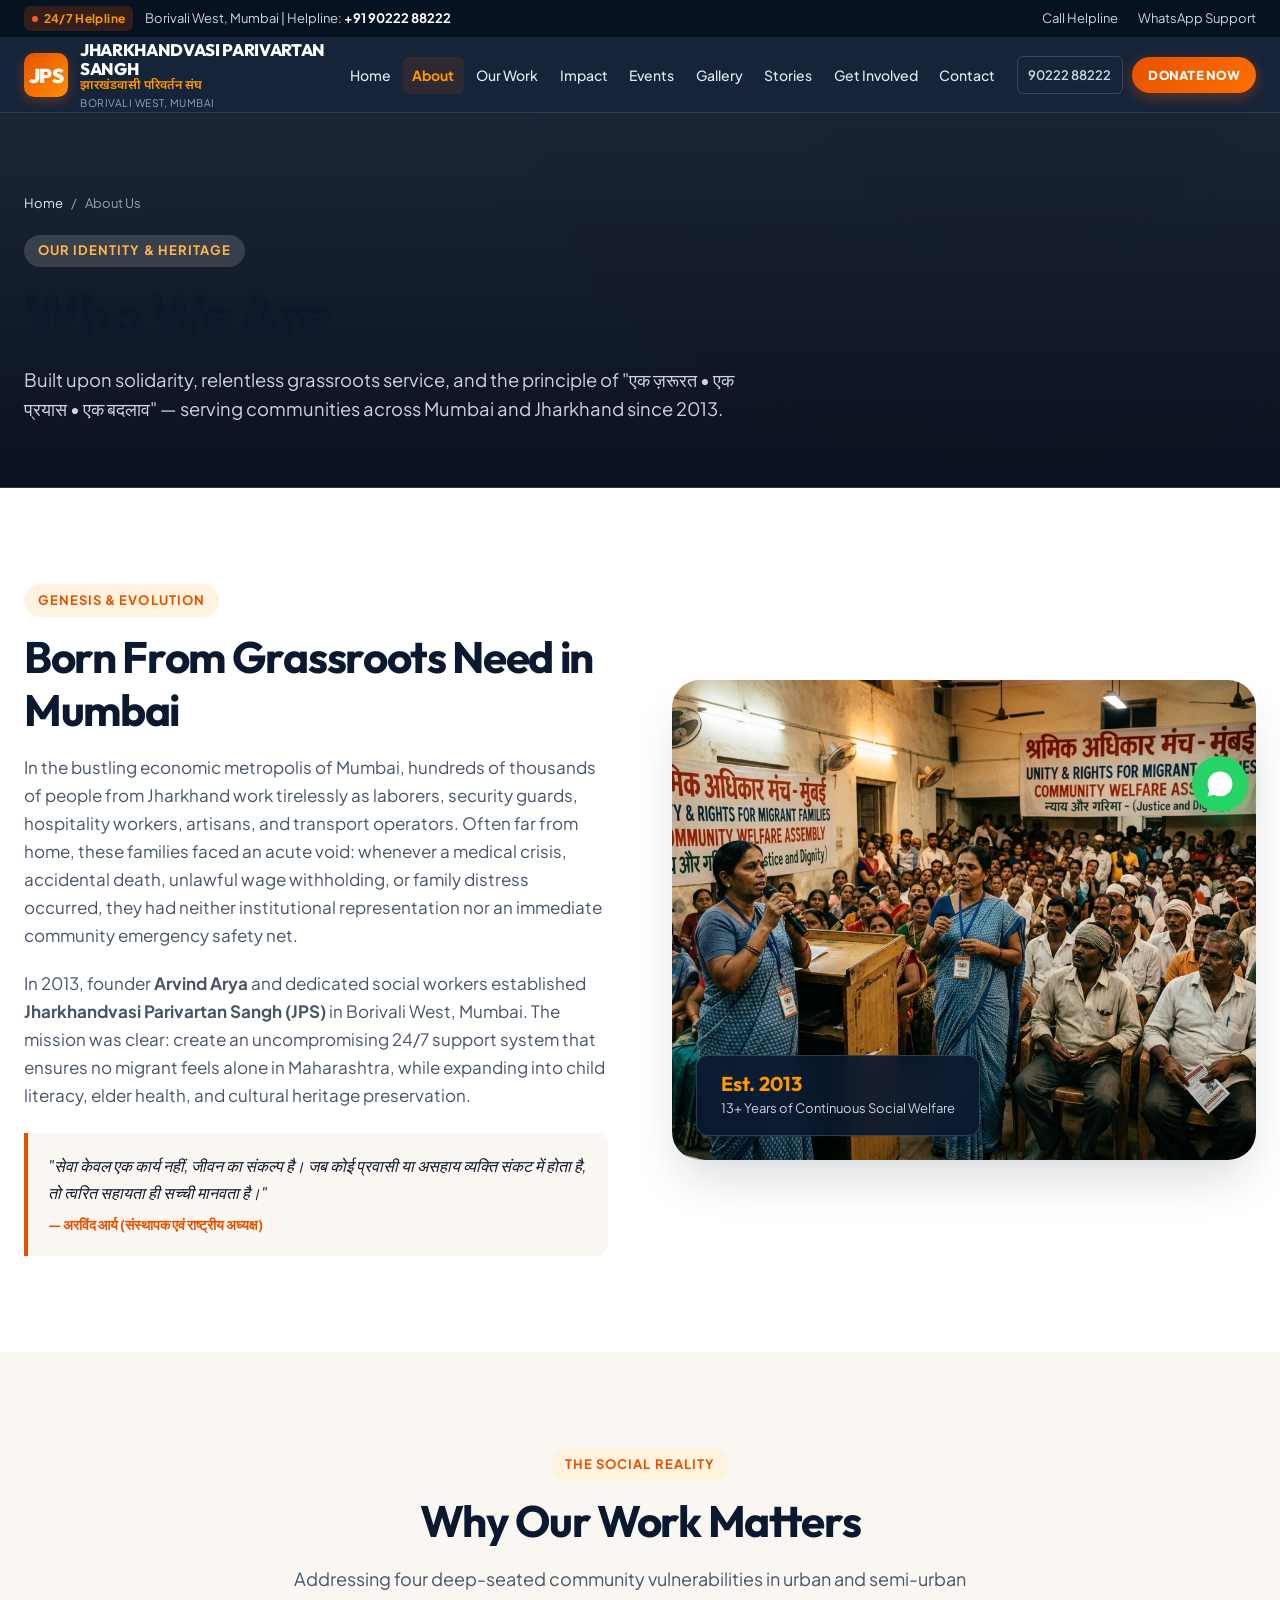
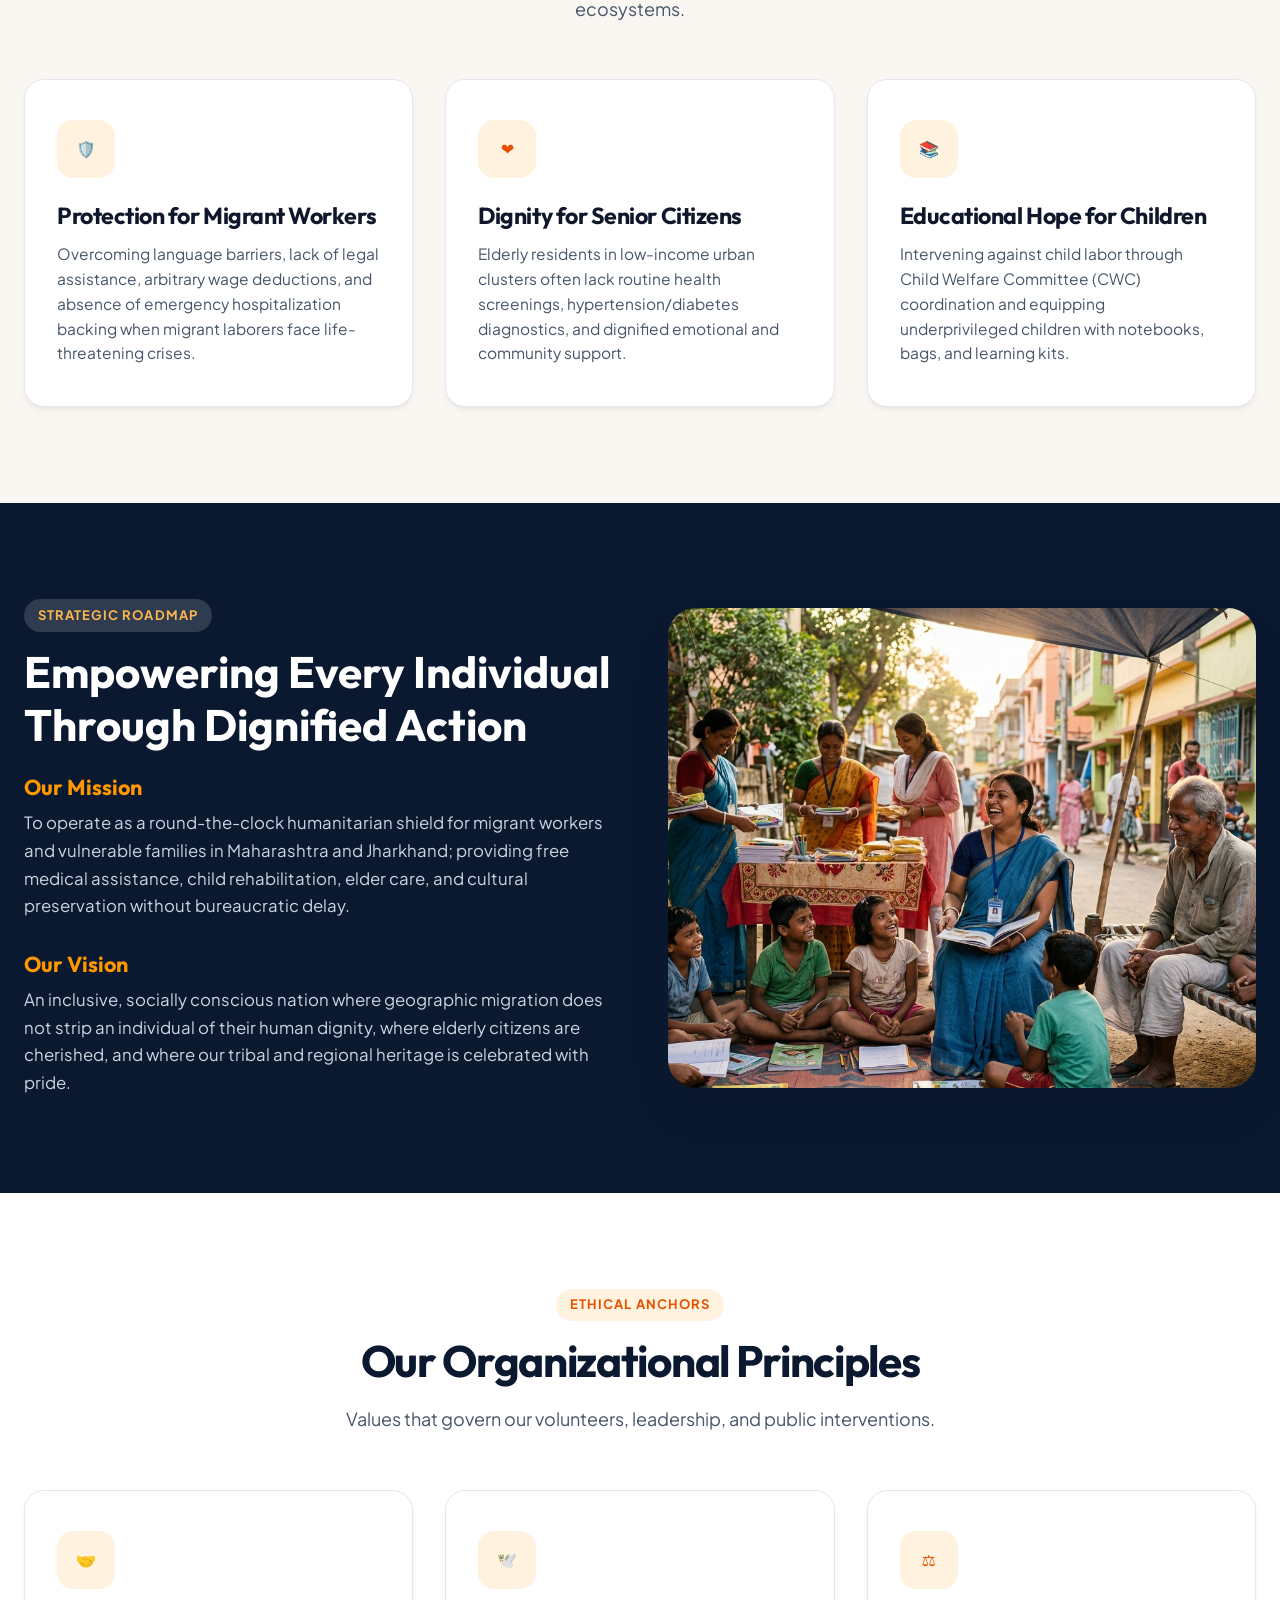
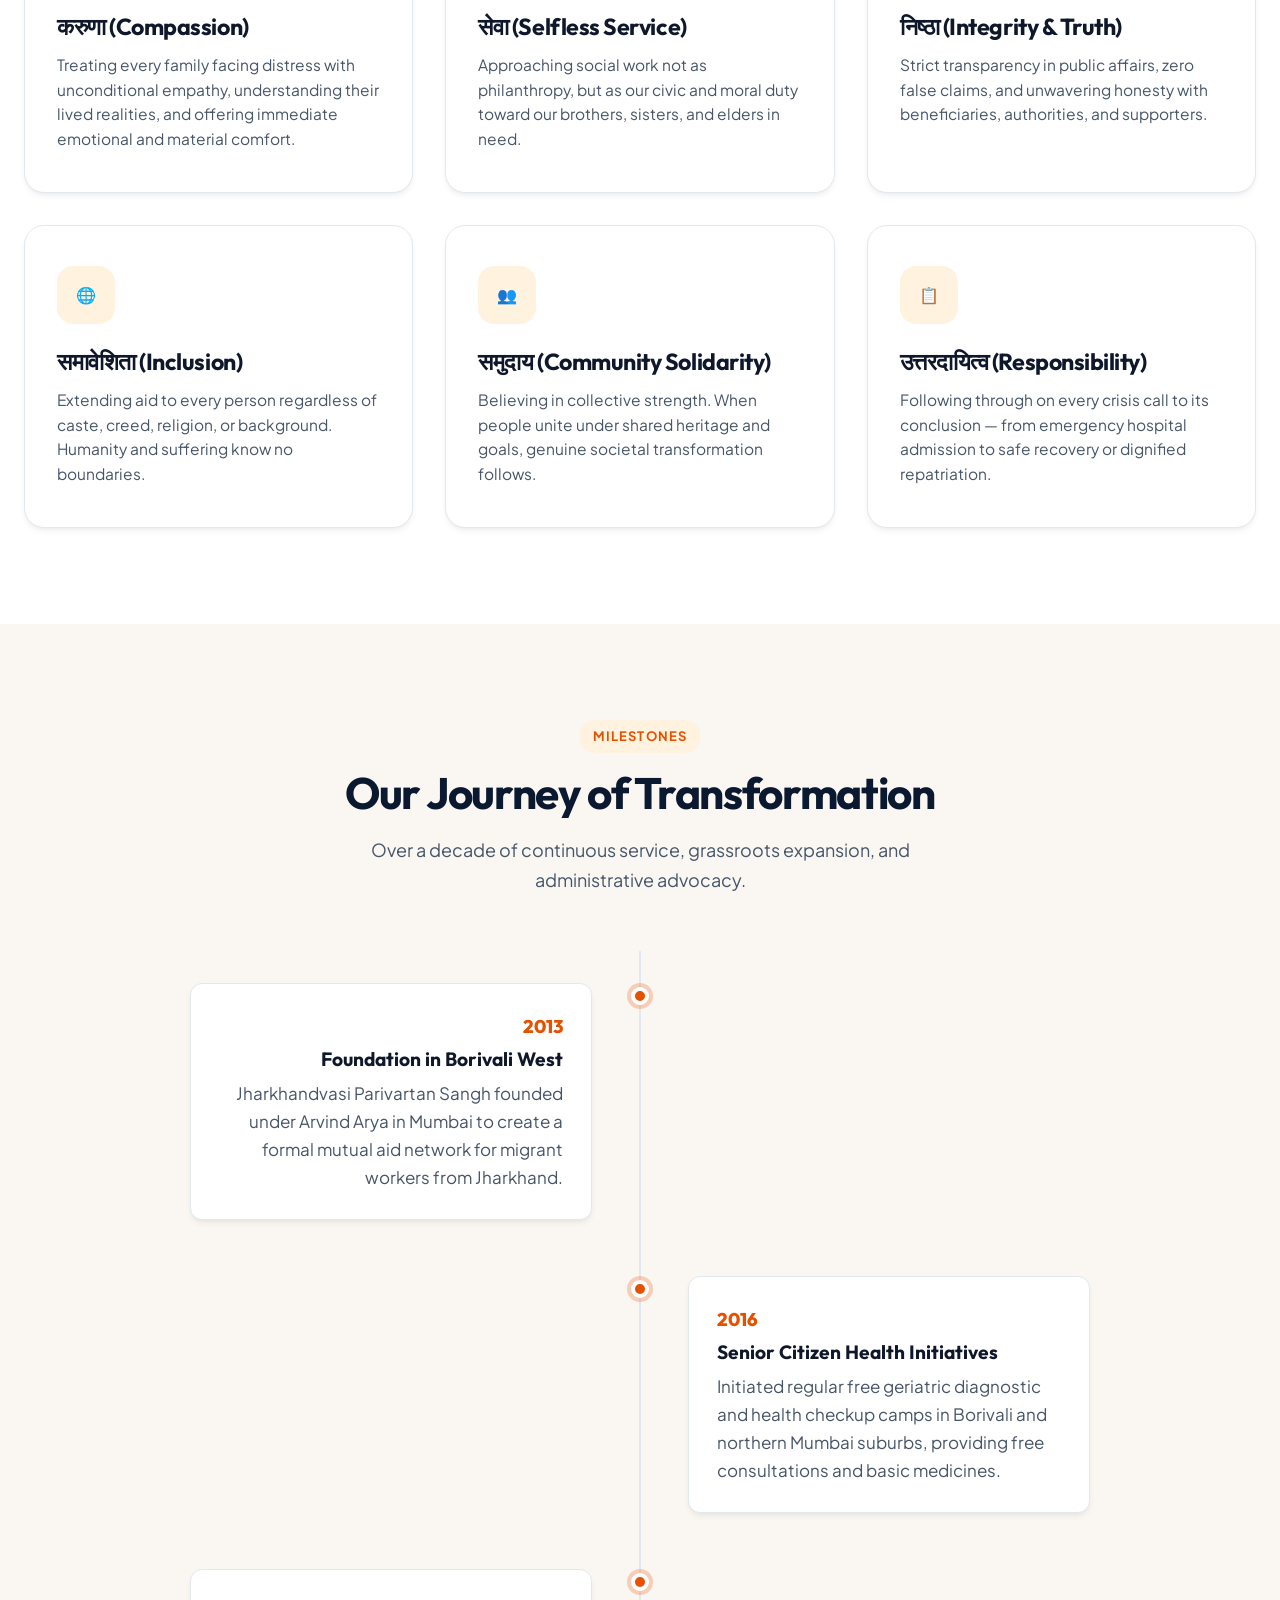
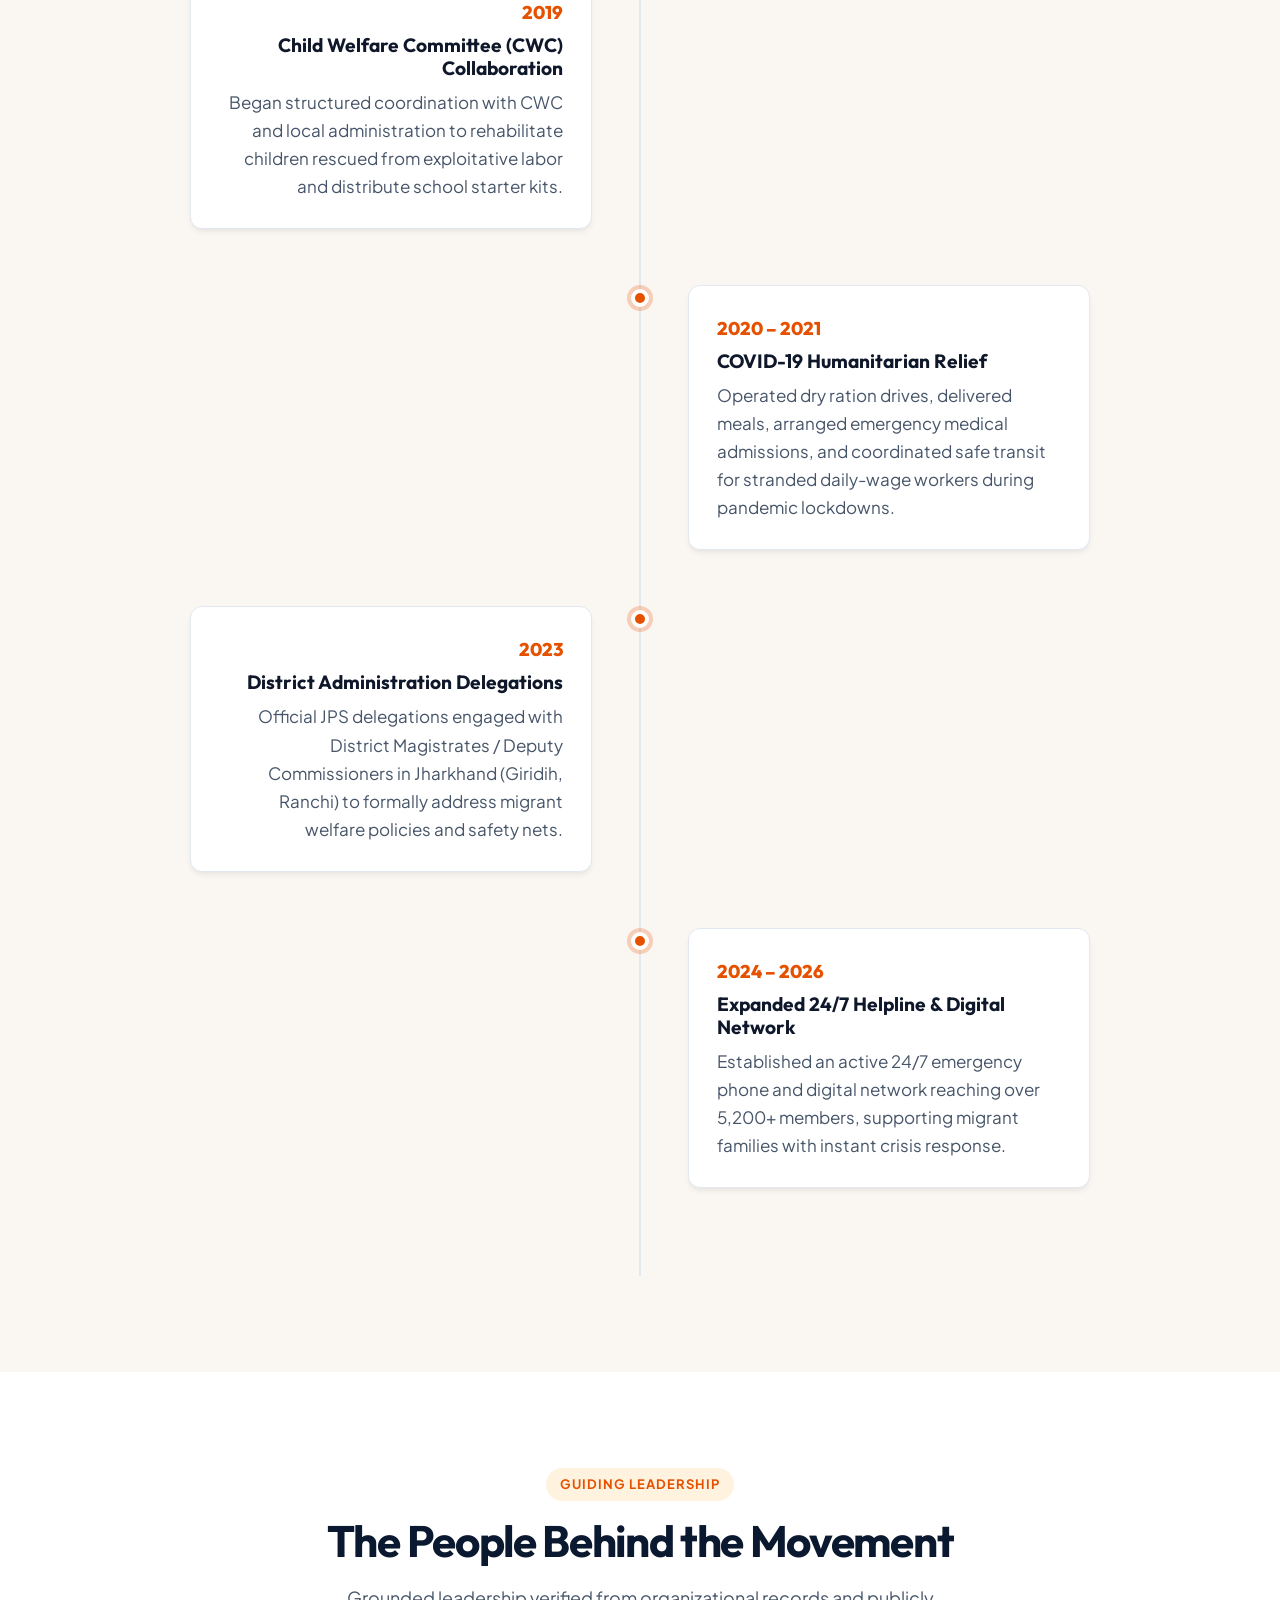
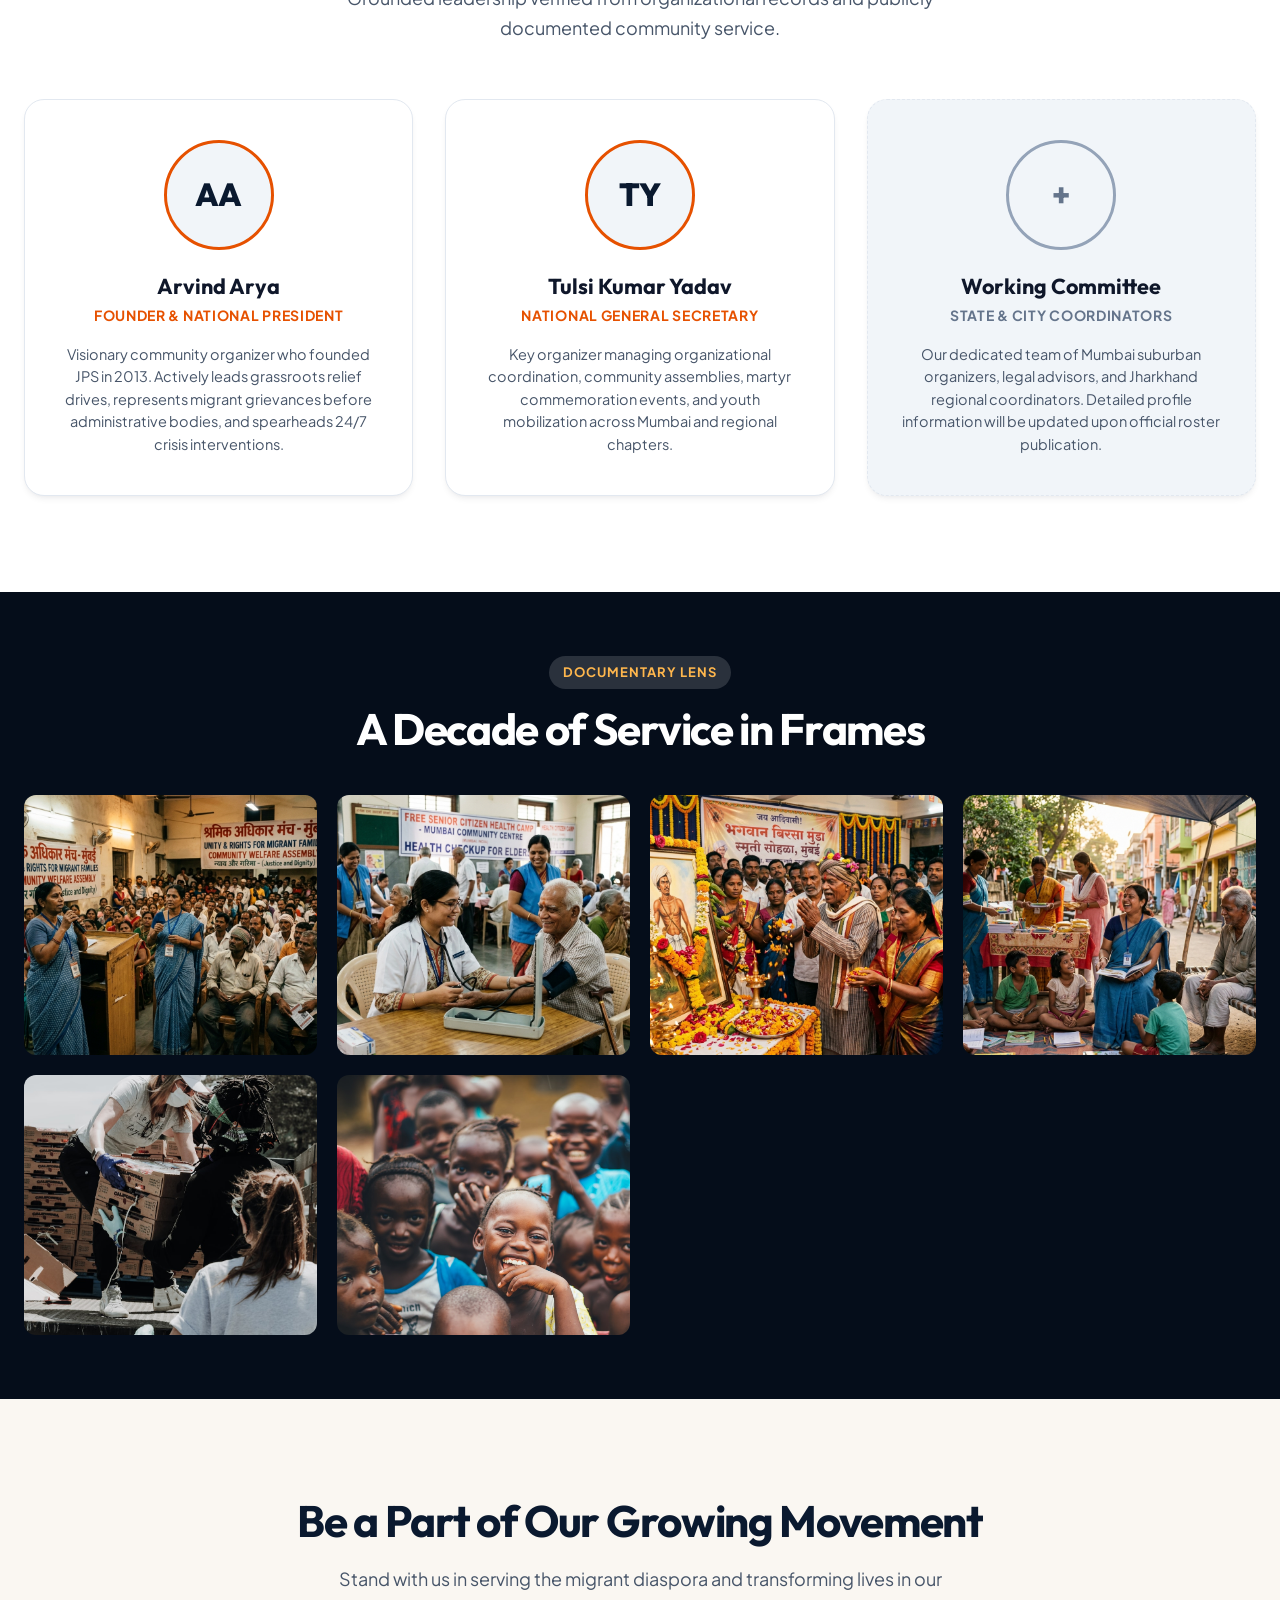
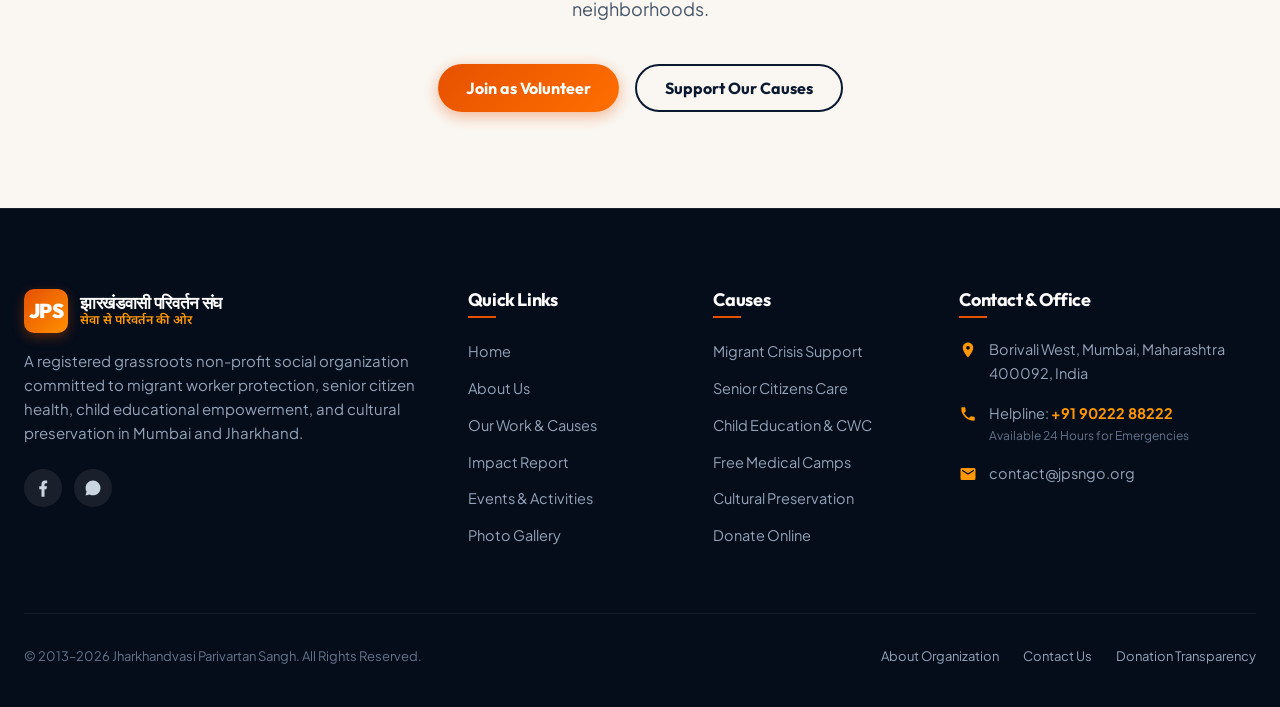
<file: about.html>
<!DOCTYPE html>
<html lang="en">
<head>
  <meta charset="UTF-8">
  <meta name="viewport" content="width=device-width, initial-scale=1.0">
  <title>About Us | Jharkhandvasi Parivartan Sangh (JPS)</title>
  <meta name="description" content="Learn about Jharkhandvasi Parivartan Sangh (JPS), founded in 2013 in Mumbai under the leadership of Arvind Arya. Dedicated to migrant welfare, senior citizen healthcare, and child protection.">
  <meta name="keywords" content="About Jharkhandvasi Parivartan Sangh, Arvind Arya, NGO Borivali West, migrant worker welfare Mumbai, NGO history">
  
  <meta property="og:type" content="website">
  <meta property="og:title" content="About Us | Jharkhandvasi Parivartan Sangh">
  <meta property="og:description" content="Discover our journey since 2013: Empowering communities, protecting migrant rights, and serving elders with dignity.">
  <meta property="og:image" content="assets/images/community-assembly.jpg">

  <link rel="icon" type="image/x-icon" href="assets/images/favicon.ico">
  <link rel="stylesheet" href="assets/css/style.css">
</head>
<body>

  <!-- PRELOADER -->
  <div id="preloader">
    <div class="preloader-brand">
      <div class="preloader-emblem">JPS</div>
      <h2 class="preloader-title">झारखंडवासी परिवर्तन संघ</h2>
      <p class="preloader-sub">सेवा • सशक्तिकरण • परिवर्तन</p>
    </div>
  </div>

  <!-- TOP EMERGENCY STRIP -->
  <div class="top-strip">
    <div class="container top-strip-inner">
      <div class="top-strip-left">
        <span class="top-strip-badge">24/7 Helpline</span>
        <span class="top-strip-text"><span class="top-strip-location">Borivali West, Mumbai | </span>Helpline: <a href="tel:+919022288222" class="top-strip-tel"><strong>+91 90222 88222</strong></a></span>
      </div>
      <div class="top-strip-right">
        <a href="tel:+919022288222" class="top-strip-link">Call Helpline</a>
        <a href="https://wa.me/919022288222" target="_blank" class="top-strip-link">WhatsApp Support</a>
      </div>
    </div>
  </div>

  <!-- STICKY SITE HEADER -->
  <header class="site-header">
    <div class="container nav-container">
      <a href="index.html" class="brand-logo" aria-label="JPS Home">
        <div class="brand-emblem">JPS</div>
        <div class="brand-text">
          <span class="brand-name">JHARKHANDVASI PARIVARTAN SANGH</span>
          <span class="brand-hindi">झारखंडवासी परिवर्तन संघ</span>
          <span class="brand-location">Borivali West, Mumbai</span>
        </div>
      </a>

      <nav aria-label="Main Navigation">
        <ul class="nav-menu">
          <li class="nav-item"><a href="index.html" class="nav-link">Home</a></li>
          <li class="nav-item"><a href="about.html" class="nav-link active">About</a></li>
          <li class="nav-item"><a href="our-work.html" class="nav-link">Our Work</a></li>
          <li class="nav-item"><a href="impact.html" class="nav-link">Impact</a></li>
          <li class="nav-item"><a href="events.html" class="nav-link">Events</a></li>
          <li class="nav-item"><a href="gallery.html" class="nav-link">Gallery</a></li>
          <li class="nav-item"><a href="stories.html" class="nav-link">Stories</a></li>
          <li class="nav-item"><a href="get-involved.html" class="nav-link">Get Involved</a></li>
          <li class="nav-item"><a href="contact.html" class="nav-link">Contact</a></li>
        </ul>
      </nav>

      <div class="nav-actions">
        <a href="tel:+919022288222" class="btn-header-call">90222 88222</a>
        <a href="donate.html" class="btn-donate-nav">DONATE NOW</a>
        <button class="mobile-toggle" aria-label="Open Navigation Menu">
          <svg viewBox="0 0 24 24"><path d="M3 18h18v-2H3v2zm0-5h18v-2H3v2zm0-7v2h18V6H3z"/></svg>
        </button>
      </div>
    </div>
  </header>

  <!-- MOBILE NAVIGATION DRAWER -->
  <div class="mobile-drawer-overlay"></div>
  <aside class="mobile-drawer" aria-label="Mobile Navigation">
    <div>
      <div class="mobile-drawer-header">
        <div class="brand-logo">
          <div class="brand-emblem">JPS</div>
          <div>
            <div style="font-weight:800; color:#fff; font-size:1rem;">झारखंडवासी परिवर्तन संघ</div>
            <div style="font-size:0.75rem; color:#ff9800;">Borivali West, Mumbai</div>
          </div>
        </div>
        <button class="drawer-close" aria-label="Close Navigation">✕</button>
      </div>
      <ul class="mobile-nav-list">
        <li><a href="index.html" class="mobile-nav-link">Home</a></li>
        <li><a href="about.html" class="mobile-nav-link active">About Us</a></li>
        <li><a href="our-work.html" class="mobile-nav-link">Our Work & Causes</a></li>
        <li><a href="impact.html" class="mobile-nav-link">Our Impact</a></li>
        <li><a href="events.html" class="mobile-nav-link">Events & Activities</a></li>
        <li><a href="gallery.html" class="mobile-nav-link">Photo Gallery</a></li>
        <li><a href="stories.html" class="mobile-nav-link">Stories & News</a></li>
        <li><a href="get-involved.html" class="mobile-nav-link">Get Involved</a></li>
        <li><a href="donate.html" class="mobile-nav-link">Donate Online</a></li>
        <li><a href="contact.html" class="mobile-nav-link">Contact Us</a></li>
      </ul>
    </div>
    <div class="mobile-drawer-footer">
      <a href="donate.html" class="btn btn-primary" style="width:100%; margin-bottom: 0.75rem;">Support Our Work</a>
      <a href="tel:+919022288222" class="btn btn-secondary" style="width:100%;">Call Helpline</a>
    </div>
  </aside>

  <!-- PAGE HERO -->
  <section class="page-hero">
    <div class="container">
      <nav class="breadcrumbs">
        <a href="index.html">Home</a> <span>/</span> <span>About Us</span>
      </nav>
      <span class="section-tag light">Our Identity & Heritage</span>
      <h1 class="page-hero-title">Who We Are</h1>
      <p class="page-hero-desc">Built upon solidarity, relentless grassroots service, and the principle of "एक ज़रूरत • एक प्रयास • एक बदलाव" — serving communities across Mumbai and Jharkhand since 2013.</p>
    </div>
  </section>

  <!-- OUR STORY & FOUNDATION -->
  <section class="section-py bg-surface">
    <div class="container">
      <div class="split-grid">
        <div>
          <span class="section-tag">Genesis & Evolution</span>
          <h2 class="section-title">Born From Grassroots Need in Mumbai</h2>
          <p style="margin-bottom: 1.25rem;">In the bustling economic metropolis of Mumbai, hundreds of thousands of people from Jharkhand work tirelessly as laborers, security guards, hospitality workers, artisans, and transport operators. Often far from home, these families faced an acute void: whenever a medical crisis, accidental death, unlawful wage withholding, or family distress occurred, they had neither institutional representation nor an immediate community emergency safety net.</p>
          <p style="margin-bottom: 1.25rem;">In 2013, founder <strong>Arvind Arya</strong> and dedicated social workers established <strong>Jharkhandvasi Parivartan Sangh (JPS)</strong> in Borivali West, Mumbai. The mission was clear: create an uncompromising 24/7 support system that ensures no migrant feels alone in Maharashtra, while expanding into child literacy, elder health, and cultural heritage preservation.</p>
          <div style="background:var(--color-surface-warm); padding:1.25rem; border-left:4px solid var(--color-accent); border-radius:0 var(--radius-md) var(--radius-md) 0; margin-top:1.5rem;">
            <p style="font-size:1rem; font-style:italic; color:var(--color-text-main); margin:0;">
              "सेवा केवल एक कार्य नहीं, जीवन का संकल्प है। जब कोई प्रवासी या असहाय व्यक्ति संकट में होता है, तो त्वरित सहायता ही सच्ची मानवता है।"
            </p>
            <div style="font-weight:700; font-size:0.85rem; color:var(--color-accent); margin-top:0.5rem;">— अरविंद आर्य (संस्थापक एवं राष्ट्रीय अध्यक्ष)</div>
          </div>
        </div>
        <div class="split-image-card">
          <img src="assets/images/community-assembly.jpg" alt="JPS Community Assembly and Deliberation">
          <div class="split-badge-floating">
            <h4>Est. 2013</h4>
            <p>13+ Years of Continuous Social Welfare</p>
          </div>
        </div>
      </div>
    </div>
  </section>

  <!-- WHY WE EXIST -->
  <section class="section-py bg-surface-warm">
    <div class="container">
      <div class="text-center mx-auto" style="max-width: 700px; margin-bottom: 3.5rem;">
        <span class="section-tag">The Social Reality</span>
        <h2 class="section-title">Why Our Work Matters</h2>
        <p class="section-subtitle">Addressing four deep-seated community vulnerabilities in urban and semi-urban ecosystems.</p>
      </div>

      <div class="cards-3-grid">
        <div class="card-purpose">
          <div class="card-icon-wrap">🛡️</div>
          <h3>Protection for Migrant Workers</h3>
          <p>Overcoming language barriers, lack of legal assistance, arbitrary wage deductions, and absence of emergency hospitalization backing when migrant laborers face life-threatening crises.</p>
        </div>

        <div class="card-purpose">
          <div class="card-icon-wrap">❤️</div>
          <h3>Dignity for Senior Citizens</h3>
          <p>Elderly residents in low-income urban clusters often lack routine health screenings, hypertension/diabetes diagnostics, and dignified emotional and community support.</p>
        </div>

        <div class="card-purpose">
          <div class="card-icon-wrap">📚</div>
          <h3>Educational Hope for Children</h3>
          <p>Intervening against child labor through Child Welfare Committee (CWC) coordination and equipping underprivileged children with notebooks, bags, and learning kits.</p>
        </div>
      </div>
    </div>
  </section>

  <!-- MISSION & VISION LARGE DISPLAY SECTION -->
  <section class="section-py bg-navy">
    <div class="container">
      <div style="display:grid; grid-template-columns: 1fr 1fr; gap: 3.5rem; align-items:center;">
        <div>
          <span class="section-tag light">Strategic Roadmap</span>
          <h2 style="font-size:clamp(2rem, 3.5vw, 2.75rem); color:#fff; margin-bottom:1.5rem; line-height:1.2;">
            Empowering Every Individual Through Dignified Action
          </h2>
          <div style="margin-bottom: 2rem;">
            <h3 style="color:#ff9800; font-size:1.35rem; margin-bottom:0.5rem;">Our Mission</h3>
            <p style="color:#cbd5e1; font-size:1.05rem;">
              To operate as a round-the-clock humanitarian shield for migrant workers and vulnerable families in Maharashtra and Jharkhand; providing free medical assistance, child rehabilitation, elder care, and cultural preservation without bureaucratic delay.
            </p>
          </div>
          <div>
            <h3 style="color:#ff9800; font-size:1.35rem; margin-bottom:0.5rem;">Our Vision</h3>
            <p style="color:#cbd5e1; font-size:1.05rem;">
              An inclusive, socially conscious nation where geographic migration does not strip an individual of their human dignity, where elderly citizens are cherished, and where our tribal and regional heritage is celebrated with pride.
            </p>
          </div>
        </div>
        <div class="split-image-card">
          <img src="assets/images/hero-education.jpg" alt="JPS Education & Welfare Drive">
        </div>
      </div>
    </div>
  </section>

  <!-- OUR VALUES (6 EDITORIAL PRINCIPLES) -->
  <section class="section-py bg-surface">
    <div class="container">
      <div class="text-center mx-auto" style="max-width: 650px; margin-bottom: 3.5rem;">
        <span class="section-tag">Ethical Anchors</span>
        <h2 class="section-title">Our Organizational Principles</h2>
        <p class="section-subtitle">Values that govern our volunteers, leadership, and public interventions.</p>
      </div>

      <div class="work-grid">
        <div class="card-purpose">
          <div class="card-icon-wrap">🤝</div>
          <h3>करुणा (Compassion)</h3>
          <p>Treating every family facing distress with unconditional empathy, understanding their lived realities, and offering immediate emotional and material comfort.</p>
        </div>
        <div class="card-purpose">
          <div class="card-icon-wrap">🕊️</div>
          <h3>सेवा (Selfless Service)</h3>
          <p>Approaching social work not as philanthropy, but as our civic and moral duty toward our brothers, sisters, and elders in need.</p>
        </div>
        <div class="card-purpose">
          <div class="card-icon-wrap">⚖️</div>
          <h3>निष्ठा (Integrity & Truth)</h3>
          <p>Strict transparency in public affairs, zero false claims, and unwavering honesty with beneficiaries, authorities, and supporters.</p>
        </div>
        <div class="card-purpose">
          <div class="card-icon-wrap">🌐</div>
          <h3>समावेशिता (Inclusion)</h3>
          <p>Extending aid to every person regardless of caste, creed, religion, or background. Humanity and suffering know no boundaries.</p>
        </div>
        <div class="card-purpose">
          <div class="card-icon-wrap">👥</div>
          <h3>समुदाय (Community Solidarity)</h3>
          <p>Believing in collective strength. When people unite under shared heritage and goals, genuine societal transformation follows.</p>
        </div>
        <div class="card-purpose">
          <div class="card-icon-wrap">📋</div>
          <h3>उत्तरदायित्व (Responsibility)</h3>
          <p>Following through on every crisis call to its conclusion — from emergency hospital admission to safe recovery or dignified repatriation.</p>
        </div>
      </div>
    </div>
  </section>

  <!-- OUR JOURNEY TIMELINE -->
  <section class="section-py bg-surface-warm">
    <div class="container">
      <div class="text-center mx-auto" style="max-width: 650px; margin-bottom: 3.5rem;">
        <span class="section-tag">Milestones</span>
        <h2 class="section-title">Our Journey of Transformation</h2>
        <p class="section-subtitle">Over a decade of continuous service, grassroots expansion, and administrative advocacy.</p>
      </div>

      <div class="timeline-wrapper">
        <!-- 2013 -->
        <div class="timeline-node left">
          <div class="timeline-dot"></div>
          <div class="timeline-card">
            <span class="timeline-year">2013</span>
            <h4>Foundation in Borivali West</h4>
            <p>Jharkhandvasi Parivartan Sangh founded under Arvind Arya in Mumbai to create a formal mutual aid network for migrant workers from Jharkhand.</p>
          </div>
        </div>

        <!-- 2016 -->
        <div class="timeline-node right">
          <div class="timeline-dot"></div>
          <div class="timeline-card">
            <span class="timeline-year">2016</span>
            <h4>Senior Citizen Health Initiatives</h4>
            <p>Initiated regular free geriatric diagnostic and health checkup camps in Borivali and northern Mumbai suburbs, providing free consultations and basic medicines.</p>
          </div>
        </div>

        <!-- 2019 -->
        <div class="timeline-node left">
          <div class="timeline-dot"></div>
          <div class="timeline-card">
            <span class="timeline-year">2019</span>
            <h4>Child Welfare Committee (CWC) Collaboration</h4>
            <p>Began structured coordination with CWC and local administration to rehabilitate children rescued from exploitative labor and distribute school starter kits.</p>
          </div>
        </div>

        <!-- 2020-2021 -->
        <div class="timeline-node right">
          <div class="timeline-dot"></div>
          <div class="timeline-card">
            <span class="timeline-year">2020 – 2021</span>
            <h4>COVID-19 Humanitarian Relief</h4>
            <p>Operated dry ration drives, delivered meals, arranged emergency medical admissions, and coordinated safe transit for stranded daily-wage workers during pandemic lockdowns.</p>
          </div>
        </div>

        <!-- 2023 -->
        <div class="timeline-node left">
          <div class="timeline-dot"></div>
          <div class="timeline-card">
            <span class="timeline-year">2023</span>
            <h4>District Administration Delegations</h4>
            <p>Official JPS delegations engaged with District Magistrates / Deputy Commissioners in Jharkhand (Giridih, Ranchi) to formally address migrant welfare policies and safety nets.</p>
          </div>
        </div>

        <!-- 2024-2026 -->
        <div class="timeline-node right">
          <div class="timeline-dot"></div>
          <div class="timeline-card">
            <span class="timeline-year">2024 – 2026</span>
            <h4>Expanded 24/7 Helpline & Digital Network</h4>
            <p>Established an active 24/7 emergency phone and digital network reaching over 5,200+ members, supporting migrant families with instant crisis response.</p>
          </div>
        </div>
      </div>
    </div>
  </section>

  <!-- LEADERSHIP & TEAM -->
  <section class="section-py bg-surface">
    <div class="container">
      <div class="text-center mx-auto" style="max-width: 650px; margin-bottom: 3.5rem;">
        <span class="section-tag">Guiding Leadership</span>
        <h2 class="section-title">The People Behind the Movement</h2>
        <p class="section-subtitle">Grounded leadership verified from organizational records and publicly documented community service.</p>
      </div>

      <div class="team-grid">
        <!-- Arvind Arya -->
        <div class="card-team">
          <div class="team-avatar">AA</div>
          <h3 class="team-name">Arvind Arya</h3>
          <div class="team-designation">Founder & National President</div>
          <p class="team-bio">Visionary community organizer who founded JPS in 2013. Actively leads grassroots relief drives, represents migrant grievances before administrative bodies, and spearheads 24/7 crisis interventions.</p>
        </div>

        <!-- Tulsi Kumar Yadav -->
        <div class="card-team">
          <div class="team-avatar">TY</div>
          <h3 class="team-name">Tulsi Kumar Yadav</h3>
          <div class="team-designation">National General Secretary</div>
          <p class="team-bio">Key organizer managing organizational coordination, community assemblies, martyr commemoration events, and youth mobilization across Mumbai and regional chapters.</p>
        </div>

        <!-- Working Committee Placeholder -->
        <div class="card-team" style="border-style: dashed; background: var(--color-surface-soft);">
          <div class="team-avatar" style="border-color:#94a3b8; color:#64748b;">+</div>
          <h3 class="team-name">Working Committee</h3>
          <div class="team-designation" style="color:var(--color-text-subtle);">State & City Coordinators</div>
          <p class="team-bio">Our dedicated team of Mumbai suburban organizers, legal advisors, and Jharkhand regional coordinators. Detailed profile information will be updated upon official roster publication.</p>
        </div>
      </div>
    </div>
  </section>

  <!-- ABOUT PHOTO GALLERY (6-8 IMAGES) -->
  <section class="section-py-sm bg-dark">
    <div class="container">
      <div class="text-center mx-auto" style="max-width: 650px; margin-bottom: 2.5rem;">
        <span class="section-tag light">Documentary Lens</span>
        <h2 class="section-title light">A Decade of Service in Frames</h2>
      </div>

      <div class="gallery-grid">
        <div class="gallery-item">
          <img src="assets/images/community-assembly.jpg" alt="Community assembly">
          <div class="gallery-caption-overlay">
            <h4>Community Deliberation</h4>
            <p>Workers unity forum in Mumbai</p>
          </div>
        </div>
        <div class="gallery-item">
          <img src="assets/images/senior-health.jpg" alt="Senior health camp">
          <div class="gallery-caption-overlay">
            <h4>Senior Healthcare Camp</h4>
            <p>Borivali West diagnostic drive</p>
          </div>
        </div>
        <div class="gallery-item">
          <img src="assets/images/cultural-birsa.jpg" alt="Bhagwan Birsa Munda tribute">
          <div class="gallery-caption-overlay">
            <h4>Birsa Munda Jayanti</h4>
            <p>Honoring our sacred roots</p>
          </div>
        </div>
        <div class="gallery-item">
          <img src="assets/images/hero-education.jpg" alt="Child education initiative">
          <div class="gallery-caption-overlay">
            <h4>Shiksha Protsahan</h4>
            <p>Equipping children for the future</p>
          </div>
        </div>
        <div class="gallery-item">
          <img src="assets/images/food-distribution.jpg" alt="Food grain distribution">
          <div class="gallery-caption-overlay">
            <h4>Emergency Food Relief</h4>
            <p>Supporting distressed families</p>
          </div>
        </div>
        <div class="gallery-item">
          <img src="assets/images/volunteer-hands.jpg" alt="Volunteer unity">
          <div class="gallery-caption-overlay">
            <h4>Grassroots Volunteer Force</h4>
            <p>Dedicated youth and social workers</p>
          </div>
        </div>
      </div>
    </div>
  </section>

  <!-- CTA -->
  <section class="section-py bg-surface-warm">
    <div class="container text-center">
      <h2 class="section-title">Be a Part of Our Growing Movement</h2>
      <p class="section-subtitle mx-auto">Stand with us in serving the migrant diaspora and transforming lives in our neighborhoods.</p>
      <div style="display:flex; justify-content:center; gap:1rem; flex-wrap:wrap;">
        <a href="get-involved.html" class="btn btn-primary">Join as Volunteer</a>
        <a href="donate.html" class="btn btn-outline-dark">Support Our Causes</a>
      </div>
    </div>
  </section>

  <!-- FOOTER -->
  <footer class="site-footer">
    <div class="container">
      <div class="footer-grid">
        <div class="footer-about">
          <div class="brand-logo">
            <div class="brand-emblem">JPS</div>
            <div class="brand-text">
              <span class="brand-name" style="font-size:1.05rem;">झारखंडवासी परिवर्तन संघ</span>
              <span class="brand-hindi" style="color:#ff9800;">सेवा से परिवर्तन की ओर</span>
            </div>
          </div>
          <p>A registered grassroots non-profit social organization committed to migrant worker protection, senior citizen health, child educational empowerment, and cultural preservation in Mumbai and Jharkhand.</p>
          <div class="social-icons-row">
            <a href="https://www.facebook.com/share/1EL6NNUDB8/" target="_blank" class="social-icon-btn" aria-label="Facebook">
              <svg viewBox="0 0 24 24"><path d="M14 13.5h2.5l1-4H14v-2c0-1.03 0-2 2-2h1.5V2.14c-.326-.043-1.52-.14-2.89-.14-2.87 0-4.61 1.74-4.61 4.75v2.75h-3v4h3v10h4v-10z"/></svg>
            </a>
            <a href="https://wa.me/919022288222" target="_blank" class="social-icon-btn" aria-label="WhatsApp">
              <svg viewBox="0 0 24 24"><path d="M12.04 2c-5.46 0-9.91 4.45-9.91 9.91 0 1.75.46 3.45 1.32 4.95L2.05 22l5.25-1.38c1.45.79 3.08 1.21 4.74 1.21 5.46 0 9.91-4.45 9.91-9.91 0-2.65-1.03-5.14-2.9-7.01A9.816 9.816 0 0012.04 2z"/></svg>
            </a>
          </div>
        </div>

        <div>
          <h4 class="footer-heading">Quick Links</h4>
          <ul class="footer-links">
            <li><a href="index.html" class="footer-link">Home</a></li>
            <li><a href="about.html" class="footer-link">About Us</a></li>
            <li><a href="our-work.html" class="footer-link">Our Work & Causes</a></li>
            <li><a href="impact.html" class="footer-link">Impact Report</a></li>
            <li><a href="events.html" class="footer-link">Events & Activities</a></li>
            <li><a href="gallery.html" class="footer-link">Photo Gallery</a></li>
          </ul>
        </div>

        <div>
          <h4 class="footer-heading">Causes</h4>
          <ul class="footer-links">
            <li><a href="our-work.html#migrants" class="footer-link">Migrant Crisis Support</a></li>
            <li><a href="our-work.html#seniors" class="footer-link">Senior Citizens Care</a></li>
            <li><a href="our-work.html#education" class="footer-link">Child Education & CWC</a></li>
            <li><a href="our-work.html#health" class="footer-link">Free Medical Camps</a></li>
            <li><a href="our-work.html#culture" class="footer-link">Cultural Preservation</a></li>
            <li><a href="donate.html" class="footer-link">Donate Online</a></li>
          </ul>
        </div>

        <div>
          <h4 class="footer-heading">Contact & Office</h4>
          <div class="footer-contact-item">
            <svg viewBox="0 0 24 24"><path d="M12 2C8.13 2 5 5.13 5 9c0 5.25 7 13 7 13s7-7.75 7-13c0-3.87-3.13-7-7-7zm0 9.5c-1.38 0-2.5-1.12-2.5-2.5s1.12-2.5 2.5-2.5 2.5 1.12 2.5 2.5-1.12 2.5-2.5 2.5z"/></svg>
            <span>Borivali West, Mumbai, Maharashtra 400092, India</span>
          </div>
          <div class="footer-contact-item">
            <svg viewBox="0 0 24 24"><path d="M6.62 10.79a15.053 15.053 0 006.59 6.59l2.2-2.2a1 1 0 011.01-.24c1.12.37 2.33.57 3.58.57.55 0 1 .45 1 1V20a1 1 0 01-1 1A17 17 0 013 4a1 1 0 011-1h3.5a1 1 0 011 1c0 1.25.2 2.45.57 3.57.11.35.03.74-.25 1.02l-2.2 2.2z"/></svg>
            <div>
              <div>Helpline: <a href="tel:+919022288222" style="color:#ff9800; font-weight:700;">+91 90222 88222</a></div>
              <div style="font-size:0.75rem; color:#64748b;">Available 24 Hours for Emergencies</div>
            </div>
          </div>
          <div class="footer-contact-item">
            <svg viewBox="0 0 24 24"><path d="M20 4H4c-1.1 0-1.99.9-1.99 2L2 18c0 1.1.9 2 2 2h16c1.1 0 2-.9 2-2V6c0-1.1-.9-2-2-2zm0 4l-8 5-8-5V6l8 5 8-5v2z"/></svg>
            <span>contact@jpsngo.org</span>
          </div>
        </div>
      </div>

      <div class="footer-bottom">
        <div>© 2013–2026 Jharkhandvasi Parivartan Sangh. All Rights Reserved.</div>
        <div style="display:flex; gap:1.5rem;">
          <a href="about.html">About Organization</a>
          <a href="contact.html">Contact Us</a>
          <a href="donate.html">Donation Transparency</a>
        </div>
      </div>
    </div>
  </footer>

  <!-- FLOATING WIDGETS -->
  <div class="floating-widgets">
    <a href="https://wa.me/919022288222?text=Hello,%20I%20would%20like%20to%20know%20more%20about%20Jharkhandvasi%20Parivartan%20Sangh." target="_blank" class="btn-float-whatsapp" aria-label="Chat on WhatsApp">
      <span class="whatsapp-tooltip">Chat on WhatsApp: +91 90222 88222</span>
      <svg viewBox="0 0 24 24"><path d="M12.04 2c-5.46 0-9.91 4.45-9.91 9.91 0 1.75.46 3.45 1.32 4.95L2.05 22l5.25-1.38c1.45.79 3.08 1.21 4.74 1.21 5.46 0 9.91-4.45 9.91-9.91 0-2.65-1.03-5.14-2.9-7.01A9.816 9.816 0 0012.04 2z"/></svg>
    </a>
    <button class="btn-back-to-top" aria-label="Back to Top">
      <svg viewBox="0 0 24 24"><path d="M7.41 15.41L12 10.83l4.59 4.58L18 14l-6-6-6 6z"/></svg>
    </button>
  </div>

  <script src="assets/js/main.js"></script>
</body>
</html>
</file>
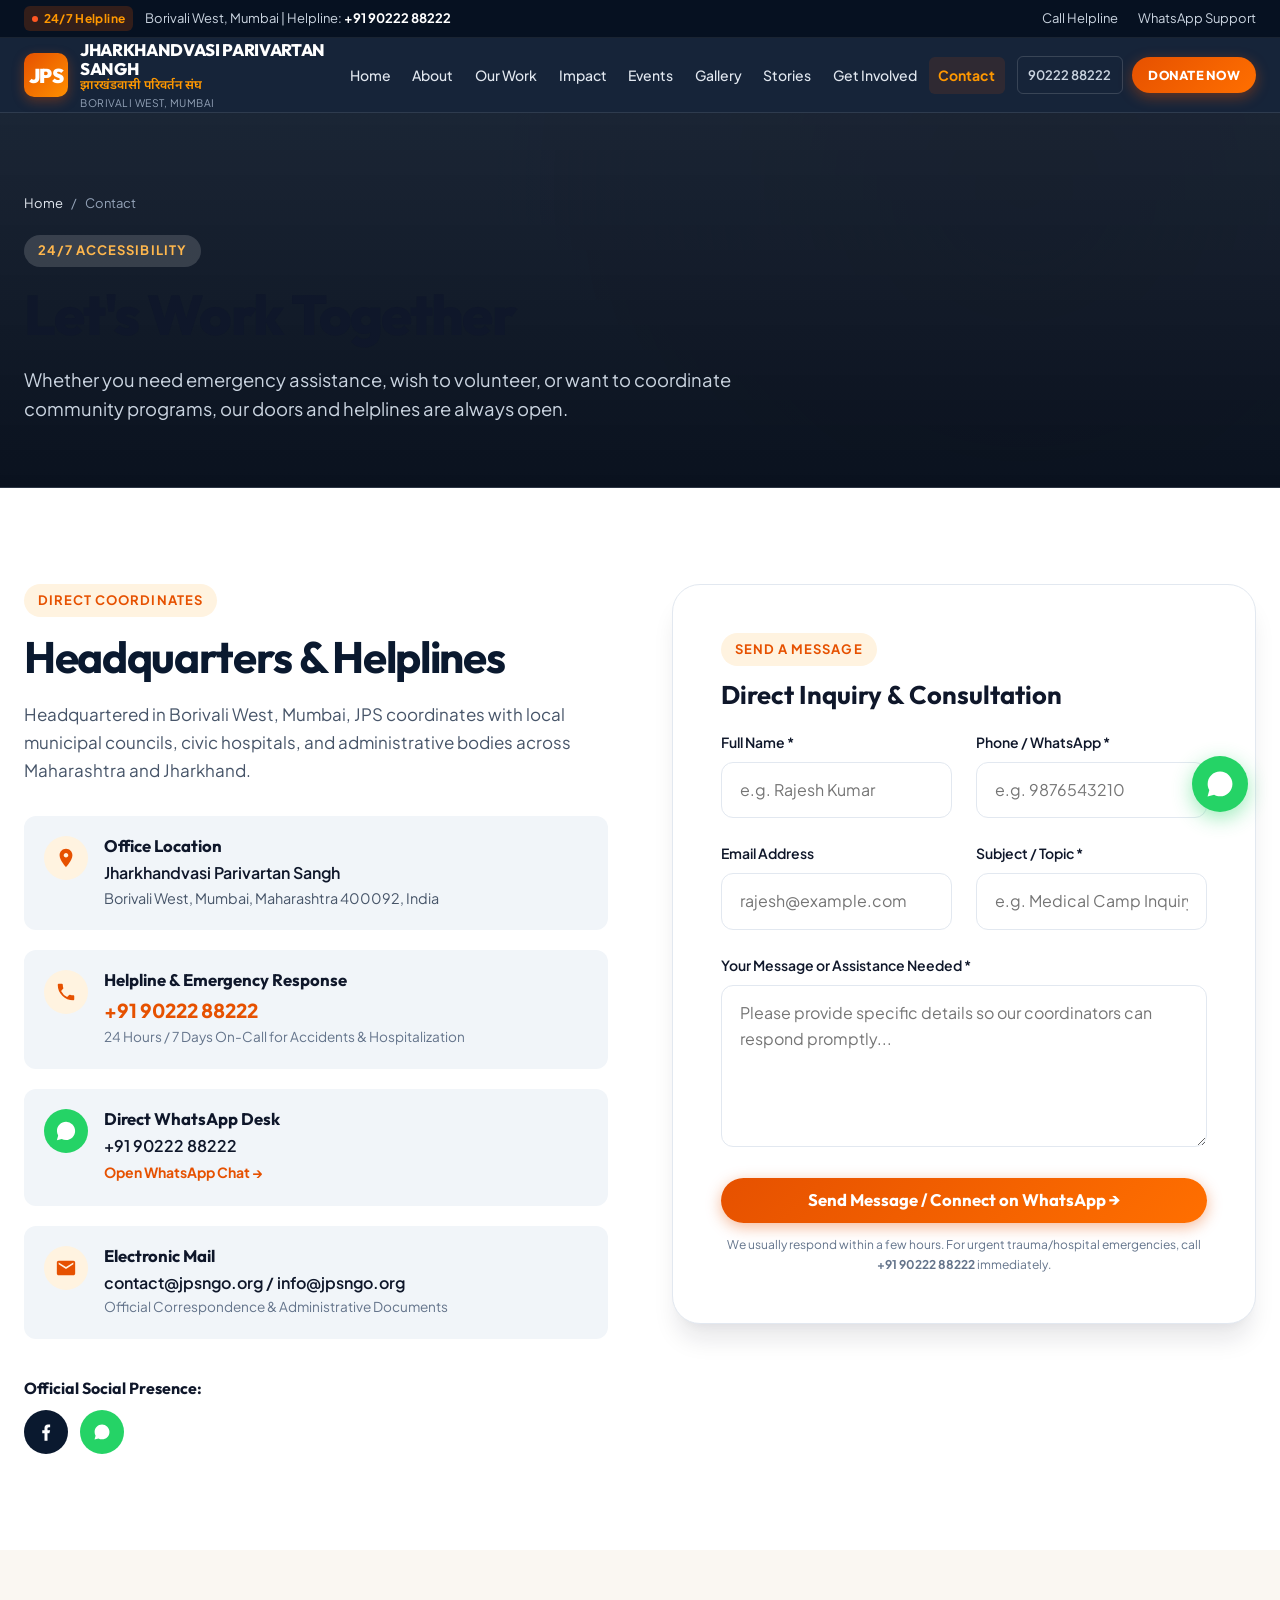
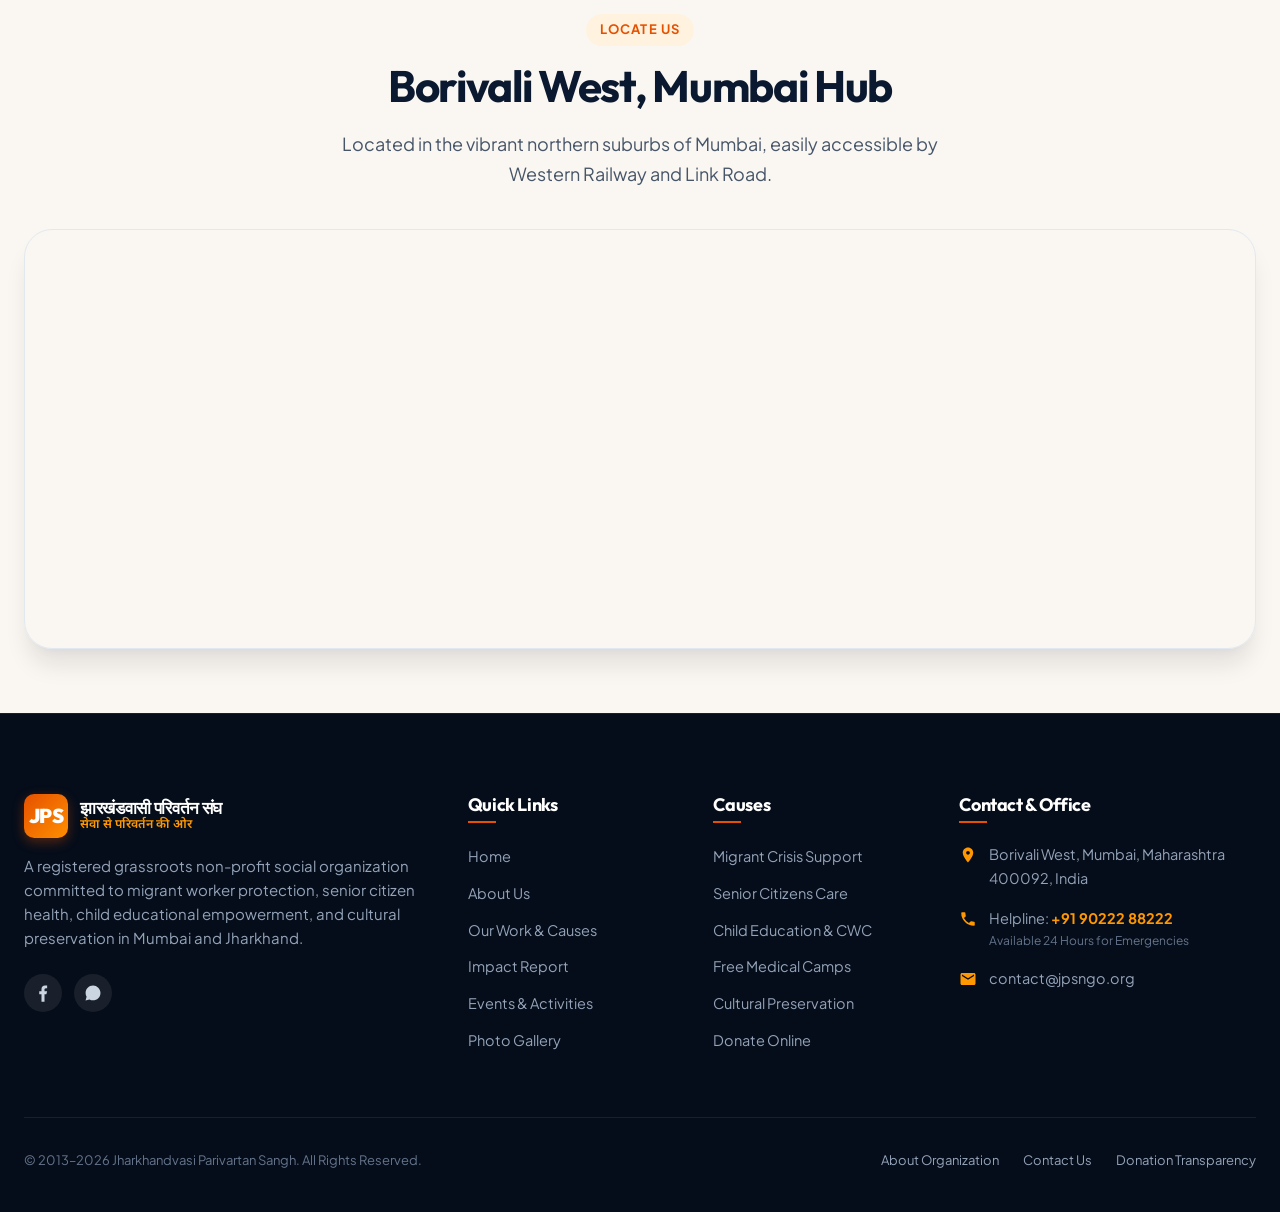
<file: contact.html>
<!DOCTYPE html>
<html lang="en">
<head>
  <meta charset="UTF-8">
  <meta name="viewport" content="width=device-width, initial-scale=1.0">
  <title>Contact Us & Emergency Helpline | Jharkhandvasi Parivartan Sangh</title>
  <meta name="description" content="Get in touch with Jharkhandvasi Parivartan Sangh in Borivali West, Mumbai. 24/7 Migrant Crisis Helpline: +91 90222 88222. Direct inquiry form, address, and interactive map.">
  <meta name="keywords" content="Contact JPS NGO, NGO Borivali West address, migrant helpline Mumbai, Jharkhandvasi Parivartan Sangh phone number, NGO office Mumbai">
  
  <meta property="og:type" content="website">
  <meta property="og:title" content="Contact Us | Jharkhandvasi Parivartan Sangh">
  <meta property="og:description" content="Reach our Borivali West office in Mumbai. 24/7 Emergency Helpline: +91 90222 88222.">
  <meta property="og:image" content="assets/images/community-assembly.jpg">

  <link rel="icon" type="image/x-icon" href="assets/images/favicon.ico">
  <link rel="stylesheet" href="assets/css/style.css">
</head>
<body>

  <!-- PRELOADER -->
  <div id="preloader">
    <div class="preloader-brand">
      <div class="preloader-emblem">JPS</div>
      <h2 class="preloader-title">झारखंडवासी परिवर्तन संघ</h2>
      <p class="preloader-sub">सेवा • सशक्तिकरण • परिवर्तन</p>
    </div>
  </div>

  <!-- TOP STRIP -->
  <div class="top-strip">
    <div class="container top-strip-inner">
      <div class="top-strip-left">
        <span class="top-strip-badge">24/7 Helpline</span>
        <span class="top-strip-text"><span class="top-strip-location">Borivali West, Mumbai | </span>Helpline: <a href="tel:+919022288222" class="top-strip-tel"><strong>+91 90222 88222</strong></a></span>
      </div>
      <div class="top-strip-right">
        <a href="tel:+919022288222" class="top-strip-link">Call Helpline</a>
        <a href="https://wa.me/919022288222" target="_blank" class="top-strip-link">WhatsApp Support</a>
      </div>
    </div>
  </div>

  <!-- HEADER -->
  <header class="site-header">
    <div class="container nav-container">
      <a href="index.html" class="brand-logo" aria-label="JPS Home">
        <div class="brand-emblem">JPS</div>
        <div class="brand-text">
          <span class="brand-name">JHARKHANDVASI PARIVARTAN SANGH</span>
          <span class="brand-hindi">झारखंडवासी परिवर्तन संघ</span>
          <span class="brand-location">Borivali West, Mumbai</span>
        </div>
      </a>

      <nav aria-label="Main Navigation">
        <ul class="nav-menu">
          <li class="nav-item"><a href="index.html" class="nav-link">Home</a></li>
          <li class="nav-item"><a href="about.html" class="nav-link">About</a></li>
          <li class="nav-item"><a href="our-work.html" class="nav-link">Our Work</a></li>
          <li class="nav-item"><a href="impact.html" class="nav-link">Impact</a></li>
          <li class="nav-item"><a href="events.html" class="nav-link">Events</a></li>
          <li class="nav-item"><a href="gallery.html" class="nav-link">Gallery</a></li>
          <li class="nav-item"><a href="stories.html" class="nav-link">Stories</a></li>
          <li class="nav-item"><a href="get-involved.html" class="nav-link">Get Involved</a></li>
          <li class="nav-item"><a href="contact.html" class="nav-link active">Contact</a></li>
        </ul>
      </nav>

      <div class="nav-actions">
        <a href="tel:+919022288222" class="btn-header-call">90222 88222</a>
        <a href="donate.html" class="btn-donate-nav">DONATE NOW</a>
        <button class="mobile-toggle" aria-label="Open Navigation Menu">
          <svg viewBox="0 0 24 24"><path d="M3 18h18v-2H3v2zm0-5h18v-2H3v2zm0-7v2h18V6H3z"/></svg>
        </button>
      </div>
    </div>
  </header>

  <!-- MOBILE DRAWER -->
  <div class="mobile-drawer-overlay"></div>
  <aside class="mobile-drawer" aria-label="Mobile Navigation">
    <div>
      <div class="mobile-drawer-header">
        <div class="brand-logo">
          <div class="brand-emblem">JPS</div>
          <div>
            <div style="font-weight:800; color:#fff; font-size:1rem;">झारखंडवासी परिवर्तन संघ</div>
            <div style="font-size:0.75rem; color:#ff9800;">Borivali West, Mumbai</div>
          </div>
        </div>
        <button class="drawer-close" aria-label="Close Navigation">✕</button>
      </div>
      <ul class="mobile-nav-list">
        <li><a href="index.html" class="mobile-nav-link">Home</a></li>
        <li><a href="about.html" class="mobile-nav-link">About Us</a></li>
        <li><a href="our-work.html" class="mobile-nav-link">Our Work & Causes</a></li>
        <li><a href="impact.html" class="mobile-nav-link">Our Impact</a></li>
        <li><a href="events.html" class="mobile-nav-link">Events & Activities</a></li>
        <li><a href="gallery.html" class="mobile-nav-link">Photo Gallery</a></li>
        <li><a href="stories.html" class="mobile-nav-link">Stories & News</a></li>
        <li><a href="get-involved.html" class="mobile-nav-link">Get Involved</a></li>
        <li><a href="donate.html" class="mobile-nav-link">Donate Online</a></li>
        <li><a href="contact.html" class="mobile-nav-link active">Contact Us</a></li>
      </ul>
    </div>
    <div class="mobile-drawer-footer">
      <a href="donate.html" class="btn btn-primary" style="width:100%; margin-bottom: 0.75rem;">Support Our Work</a>
      <a href="tel:+919022288222" class="btn btn-secondary" style="width:100%;">Call Helpline</a>
    </div>
  </aside>

  <!-- PAGE HERO -->
  <section class="page-hero">
    <div class="container">
      <nav class="breadcrumbs">
        <a href="index.html">Home</a> <span>/</span> <span>Contact</span>
      </nav>
      <span class="section-tag light">24/7 Accessibility</span>
      <h1 class="page-hero-title">Let's Work Together</h1>
      <p class="page-hero-desc">Whether you need emergency assistance, wish to volunteer, or want to coordinate community programs, our doors and helplines are always open.</p>
    </div>
  </section>

  <!-- MAIN CONTACT GRID -->
  <section class="section-py bg-surface">
    <div class="container">
      <div class="split-grid" style="align-items:flex-start;">
        
        <!-- Left: Office Coordinates & Emergency Action -->
        <div>
          <span class="section-tag">Direct Coordinates</span>
          <h2 class="section-title">Headquarters & Helplines</h2>
          <p style="margin-bottom:2rem;">Headquartered in Borivali West, Mumbai, JPS coordinates with local municipal councils, civic hospitals, and administrative bodies across Maharashtra and Jharkhand.</p>
          
          <!-- Contact Detail Cards -->
          <div style="display:flex; flex-direction:column; gap:1.25rem; margin-bottom:2.5rem;">
            
            <!-- Location -->
            <div style="display:flex; align-items:flex-start; gap:1rem; background:var(--color-surface-soft); padding:1.25rem; border-radius:var(--radius-md);">
              <div style="width:44px; height:44px; border-radius:50%; background:var(--color-accent-light); color:var(--color-accent); display:flex; align-items:center; justify-content:center; flex-shrink:0;">
                <svg width="22" height="22" viewBox="0 0 24 24" fill="currentColor"><path d="M12 2C8.13 2 5 5.13 5 9c0 5.25 7 13 7 13s7-7.75 7-13c0-3.87-3.13-7-7-7zm0 9.5c-1.38 0-2.5-1.12-2.5-2.5s1.12-2.5 2.5-2.5 2.5 1.12 2.5 2.5-1.12 2.5-2.5 2.5z"/></svg>
              </div>
              <div>
                <h4 style="font-size:1.05rem; margin-bottom:0.25rem;">Office Location</h4>
                <div style="color:var(--color-text-main); font-weight:600;">Jharkhandvasi Parivartan Sangh</div>
                <div style="color:var(--color-text-muted); font-size:0.9rem;">Borivali West, Mumbai, Maharashtra 400092, India</div>
              </div>
            </div>

            <!-- Phone -->
            <div style="display:flex; align-items:flex-start; gap:1rem; background:var(--color-surface-soft); padding:1.25rem; border-radius:var(--radius-md);">
              <div style="width:44px; height:44px; border-radius:50%; background:var(--color-accent-light); color:var(--color-accent); display:flex; align-items:center; justify-content:center; flex-shrink:0;">
                <svg width="22" height="22" viewBox="0 0 24 24" fill="currentColor"><path d="M6.62 10.79a15.053 15.053 0 006.59 6.59l2.2-2.2a1 1 0 011.01-.24c1.12.37 2.33.57 3.58.57.55 0 1 .45 1 1V20a1 1 0 01-1 1A17 17 0 013 4a1 1 0 011-1h3.5a1 1 0 011 1c0 1.25.2 2.45.57 3.57.11.35.03.74-.25 1.02l-2.2 2.2z"/></svg>
              </div>
              <div>
                <h4 style="font-size:1.05rem; margin-bottom:0.25rem;">Helpline & Emergency Response</h4>
                <div style="font-size:1.2rem; font-weight:800; color:var(--color-accent);">
                  <a href="tel:+919022288222">+91 90222 88222</a>
                </div>
                <div style="color:var(--color-text-subtle); font-size:0.85rem;">24 Hours / 7 Days On-Call for Accidents & Hospitalization</div>
              </div>
            </div>

            <!-- WhatsApp -->
            <div style="display:flex; align-items:flex-start; gap:1rem; background:var(--color-surface-soft); padding:1.25rem; border-radius:var(--radius-md);">
              <div style="width:44px; height:44px; border-radius:50%; background:#25d366; color:#fff; display:flex; align-items:center; justify-content:center; flex-shrink:0;">
                <svg width="22" height="22" viewBox="0 0 24 24" fill="currentColor"><path d="M12.04 2c-5.46 0-9.91 4.45-9.91 9.91 0 1.75.46 3.45 1.32 4.95L2.05 22l5.25-1.38c1.45.79 3.08 1.21 4.74 1.21 5.46 0 9.91-4.45 9.91-9.91 0-2.65-1.03-5.14-2.9-7.01A9.816 9.816 0 0012.04 2z"/></svg>
              </div>
              <div>
                <h4 style="font-size:1.05rem; margin-bottom:0.25rem;">Direct WhatsApp Desk</h4>
                <div style="color:var(--color-text-main); font-weight:600;">+91 90222 88222</div>
                <a href="https://wa.me/919022288222?text=Hello,%20I%20would%20like%20to%20know%20more%20about%20Jharkhandvasi%20Parivartan%20Sangh" target="_blank" style="color:var(--color-accent); font-weight:700; font-size:0.875rem;">Open WhatsApp Chat →</a>
              </div>
            </div>

            <!-- Email -->
            <div style="display:flex; align-items:flex-start; gap:1rem; background:var(--color-surface-soft); padding:1.25rem; border-radius:var(--radius-md);">
              <div style="width:44px; height:44px; border-radius:50%; background:var(--color-accent-light); color:var(--color-accent); display:flex; align-items:center; justify-content:center; flex-shrink:0;">
                <svg width="22" height="22" viewBox="0 0 24 24" fill="currentColor"><path d="M20 4H4c-1.1 0-1.99.9-1.99 2L2 18c0 1.1.9 2 2 2h16c1.1 0 2-.9 2-2V6c0-1.1-.9-2-2-2zm0 4l-8 5-8-5V6l8 5 8-5v2z"/></svg>
              </div>
              <div>
                <h4 style="font-size:1.05rem; margin-bottom:0.25rem;">Electronic Mail</h4>
                <div style="color:var(--color-text-main); font-weight:600;">contact@jpsngo.org / info@jpsngo.org</div>
                <div style="color:var(--color-text-subtle); font-size:0.85rem;">Official Correspondence & Administrative Documents</div>
              </div>
            </div>

          </div>

          <!-- Social Links -->
          <div>
            <h4 style="font-size:1rem; margin-bottom:0.75rem;">Official Social Presence:</h4>
            <div style="display:flex; gap:0.75rem;">
              <a href="https://www.facebook.com/share/1EL6NNUDB8/" target="_blank" class="social-icon-btn" style="background:var(--color-primary); color:#fff; width:44px; height:44px;" aria-label="Facebook">
                <svg viewBox="0 0 24 24"><path d="M14 13.5h2.5l1-4H14v-2c0-1.03 0-2 2-2h1.5V2.14c-.326-.043-1.52-.14-2.89-.14-2.87 0-4.61 1.74-4.61 4.75v2.75h-3v4h3v10h4v-10z"/></svg>
              </a>
              <a href="https://wa.me/919022288222" target="_blank" class="social-icon-btn" style="background:#25d366; color:#fff; width:44px; height:44px;" aria-label="WhatsApp">
                <svg viewBox="0 0 24 24"><path d="M12.04 2c-5.46 0-9.91 4.45-9.91 9.91 0 1.75.46 3.45 1.32 4.95L2.05 22l5.25-1.38c1.45.79 3.08 1.21 4.74 1.21 5.46 0 9.91-4.45 9.91-9.91 0-2.65-1.03-5.14-2.9-7.01A9.816 9.816 0 0012.04 2z"/></svg>
              </a>
            </div>
          </div>
        </div>

        <!-- Right: The Contact Form -->
        <div class="form-card">
          <span class="section-tag">Send a Message</span>
          <h3 style="font-size:1.6rem; margin-bottom:1.25rem;">Direct Inquiry & Consultation</h3>
          
          <form id="contactForm">
            <div class="form-row">
              <div class="form-group">
                <label for="cName" class="form-label">Full Name *</label>
                <input type="text" id="cName" class="form-control" placeholder="e.g. Rajesh Kumar" required>
              </div>
              <div class="form-group">
                <label for="cPhone" class="form-label">Phone / WhatsApp *</label>
                <input type="tel" id="cPhone" class="form-control" placeholder="e.g. 9876543210" required>
              </div>
            </div>

            <div class="form-row">
              <div class="form-group">
                <label for="cEmail" class="form-label">Email Address</label>
                <input type="email" id="cEmail" class="form-control" placeholder="rajesh@example.com">
              </div>
              <div class="form-group">
                <label for="cSubject" class="form-label">Subject / Topic *</label>
                <input type="text" id="cSubject" class="form-control" placeholder="e.g. Medical Camp Inquiry" required>
              </div>
            </div>

            <div class="form-group">
              <label for="cMessage" class="form-label">Your Message or Assistance Needed *</label>
              <textarea id="cMessage" class="form-control" rows="5" placeholder="Please provide specific details so our coordinators can respond promptly..." required></textarea>
            </div>

            <button type="submit" class="btn btn-primary" style="width:100%; font-size:1.05rem;">Send Message / Connect on WhatsApp →</button>
            <div style="font-size:0.75rem; color:var(--color-text-subtle); text-align:center; margin-top:0.75rem;">
              We usually respond within a few hours. For urgent trauma/hospital emergencies, call <strong>+91 90222 88222</strong> immediately.
            </div>
          </form>
        </div>

      </div>
    </div>
  </section>

  <!-- GOOGLE MAP EMBED (CENTERED ON BORIVALI WEST, MUMBAI) -->
  <section class="section-py-sm bg-surface-warm">
    <div class="container">
      <div class="text-center mx-auto" style="max-width:650px; margin-bottom:2rem;">
        <span class="section-tag">Locate Us</span>
        <h2 class="section-title">Borivali West, Mumbai Hub</h2>
        <p class="section-subtitle">Located in the vibrant northern suburbs of Mumbai, easily accessible by Western Railway and Link Road.</p>
      </div>

      <div style="border-radius:var(--radius-xl); overflow:hidden; box-shadow:var(--shadow-lg); border:1px solid var(--color-border); height:420px;">
        <iframe 
          title="Jharkhandvasi Parivartan Sangh Location - Borivali West Mumbai"
          src="https://www.google.com/maps/embed?pb=!1m18!1m12!1m3!1d3767.4332924190875!2d72.84501487508496!3d19.220977882017366!2m3!1f0!2f0!3f0!3m2!1i1024!2i768!4f13.1!3m3!1m2!1s0x3be7b1285220c4a9%3A0xe549520cb6b677a2!2sBorivali%20West%2C%20Mumbai%2C%20Maharashtra!5e0!3m2!1sen!2sin!4v1711200000000!5m2!1sen!2sin" 
          width="100%" 
          height="100%" 
          style="border:0;" 
          allowfullscreen="" 
          loading="lazy" 
          referrerpolicy="no-referrer-when-downgrade">
        </iframe>
      </div>
    </div>
  </section>

  <!-- FOOTER -->
  <footer class="site-footer">
    <div class="container">
      <div class="footer-grid">
        <div class="footer-about">
          <div class="brand-logo">
            <div class="brand-emblem">JPS</div>
            <div class="brand-text">
              <span class="brand-name" style="font-size:1.05rem;">झारखंडवासी परिवर्तन संघ</span>
              <span class="brand-hindi" style="color:#ff9800;">सेवा से परिवर्तन की ओर</span>
            </div>
          </div>
          <p>A registered grassroots non-profit social organization committed to migrant worker protection, senior citizen health, child educational empowerment, and cultural preservation in Mumbai and Jharkhand.</p>
          <div class="social-icons-row">
            <a href="https://www.facebook.com/share/1EL6NNUDB8/" target="_blank" class="social-icon-btn" aria-label="Facebook">
              <svg viewBox="0 0 24 24"><path d="M14 13.5h2.5l1-4H14v-2c0-1.03 0-2 2-2h1.5V2.14c-.326-.043-1.52-.14-2.89-.14-2.87 0-4.61 1.74-4.61 4.75v2.75h-3v4h3v10h4v-10z"/></svg>
            </a>
            <a href="https://wa.me/919022288222" target="_blank" class="social-icon-btn" aria-label="WhatsApp">
              <svg viewBox="0 0 24 24"><path d="M12.04 2c-5.46 0-9.91 4.45-9.91 9.91 0 1.75.46 3.45 1.32 4.95L2.05 22l5.25-1.38c1.45.79 3.08 1.21 4.74 1.21 5.46 0 9.91-4.45 9.91-9.91 0-2.65-1.03-5.14-2.9-7.01A9.816 9.816 0 0012.04 2z"/></svg>
            </a>
          </div>
        </div>

        <div>
          <h4 class="footer-heading">Quick Links</h4>
          <ul class="footer-links">
            <li><a href="index.html" class="footer-link">Home</a></li>
            <li><a href="about.html" class="footer-link">About Us</a></li>
            <li><a href="our-work.html" class="footer-link">Our Work & Causes</a></li>
            <li><a href="impact.html" class="footer-link">Impact Report</a></li>
            <li><a href="events.html" class="footer-link">Events & Activities</a></li>
            <li><a href="gallery.html" class="footer-link">Photo Gallery</a></li>
          </ul>
        </div>

        <div>
          <h4 class="footer-heading">Causes</h4>
          <ul class="footer-links">
            <li><a href="our-work.html#migrants" class="footer-link">Migrant Crisis Support</a></li>
            <li><a href="our-work.html#seniors" class="footer-link">Senior Citizens Care</a></li>
            <li><a href="our-work.html#education" class="footer-link">Child Education & CWC</a></li>
            <li><a href="our-work.html#health" class="footer-link">Free Medical Camps</a></li>
            <li><a href="our-work.html#culture" class="footer-link">Cultural Preservation</a></li>
            <li><a href="donate.html" class="footer-link">Donate Online</a></li>
          </ul>
        </div>

        <div>
          <h4 class="footer-heading">Contact & Office</h4>
          <div class="footer-contact-item">
            <svg viewBox="0 0 24 24"><path d="M12 2C8.13 2 5 5.13 5 9c0 5.25 7 13 7 13s7-7.75 7-13c0-3.87-3.13-7-7-7zm0 9.5c-1.38 0-2.5-1.12-2.5-2.5s1.12-2.5 2.5-2.5 2.5 1.12 2.5 2.5-1.12 2.5-2.5 2.5z"/></svg>
            <span>Borivali West, Mumbai, Maharashtra 400092, India</span>
          </div>
          <div class="footer-contact-item">
            <svg viewBox="0 0 24 24"><path d="M6.62 10.79a15.053 15.053 0 006.59 6.59l2.2-2.2a1 1 0 011.01-.24c1.12.37 2.33.57 3.58.57.55 0 1 .45 1 1V20a1 1 0 01-1 1A17 17 0 013 4a1 1 0 011-1h3.5a1 1 0 011 1c0 1.25.2 2.45.57 3.57.11.35.03.74-.25 1.02l-2.2 2.2z"/></svg>
            <div>
              <div>Helpline: <a href="tel:+919022288222" style="color:#ff9800; font-weight:700;">+91 90222 88222</a></div>
              <div style="font-size:0.75rem; color:#64748b;">Available 24 Hours for Emergencies</div>
            </div>
          </div>
          <div class="footer-contact-item">
            <svg viewBox="0 0 24 24"><path d="M20 4H4c-1.1 0-1.99.9-1.99 2L2 18c0 1.1.9 2 2 2h16c1.1 0 2-.9 2-2V6c0-1.1-.9-2-2-2zm0 4l-8 5-8-5V6l8 5 8-5v2z"/></svg>
            <span>contact@jpsngo.org</span>
          </div>
        </div>
      </div>

      <div class="footer-bottom">
        <div>© 2013–2026 Jharkhandvasi Parivartan Sangh. All Rights Reserved.</div>
        <div style="display:flex; gap:1.5rem;">
          <a href="about.html">About Organization</a>
          <a href="contact.html">Contact Us</a>
          <a href="donate.html">Donation Transparency</a>
        </div>
      </div>
    </div>
  </footer>

  <!-- FLOATING WIDGETS -->
  <div class="floating-widgets">
    <a href="https://wa.me/919022288222?text=Hello,%20I%20would%20like%20to%20know%20more%20about%20Jharkhandvasi%20Parivartan%20Sangh." target="_blank" class="btn-float-whatsapp" aria-label="Chat on WhatsApp">
      <span class="whatsapp-tooltip">Chat on WhatsApp: +91 90222 88222</span>
      <svg viewBox="0 0 24 24"><path d="M12.04 2c-5.46 0-9.91 4.45-9.91 9.91 0 1.75.46 3.45 1.32 4.95L2.05 22l5.25-1.38c1.45.79 3.08 1.21 4.74 1.21 5.46 0 9.91-4.45 9.91-9.91 0-2.65-1.03-5.14-2.9-7.01A9.816 9.816 0 0012.04 2z"/></svg>
    </a>
    <button class="btn-back-to-top" aria-label="Back to Top">
      <svg viewBox="0 0 24 24"><path d="M7.41 15.41L12 10.83l4.59 4.58L18 14l-6-6-6 6z"/></svg>
    </button>
  </div>

  <script src="assets/js/main.js"></script>
</body>
</html>
</file>
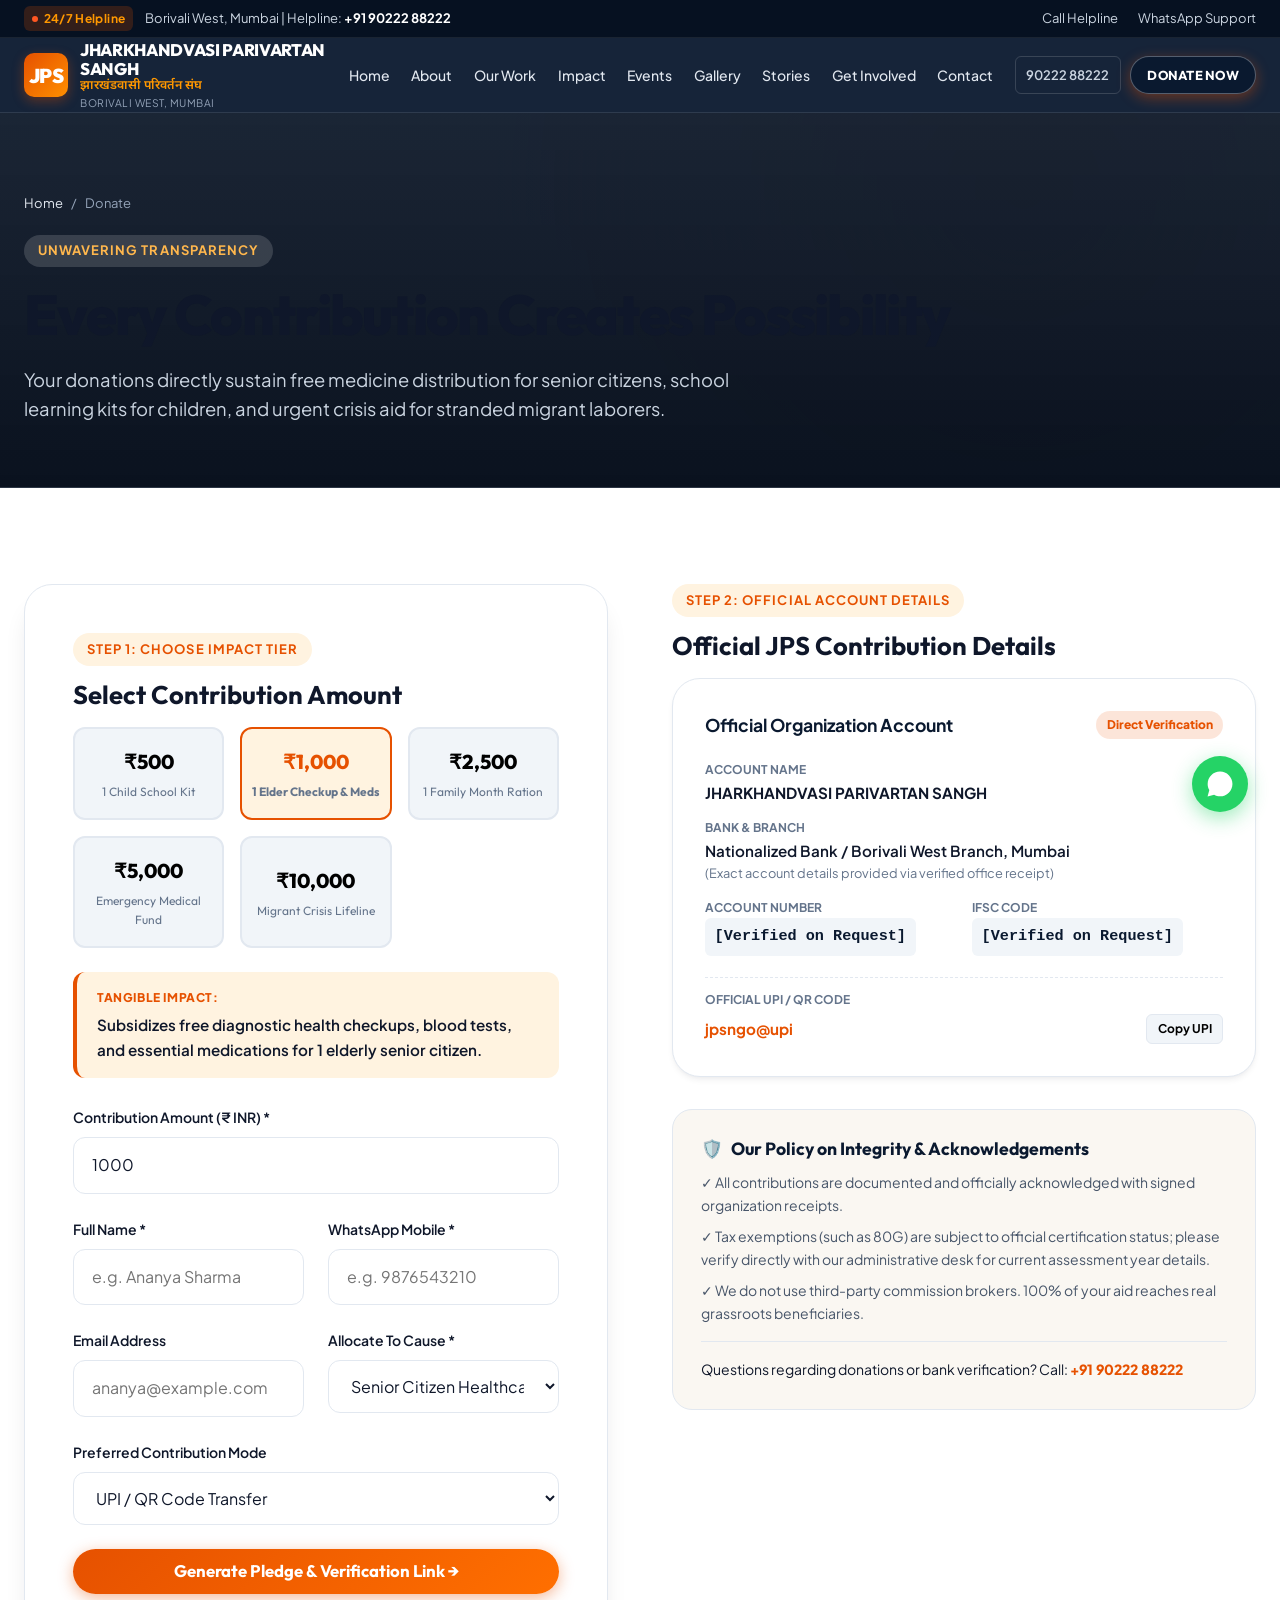
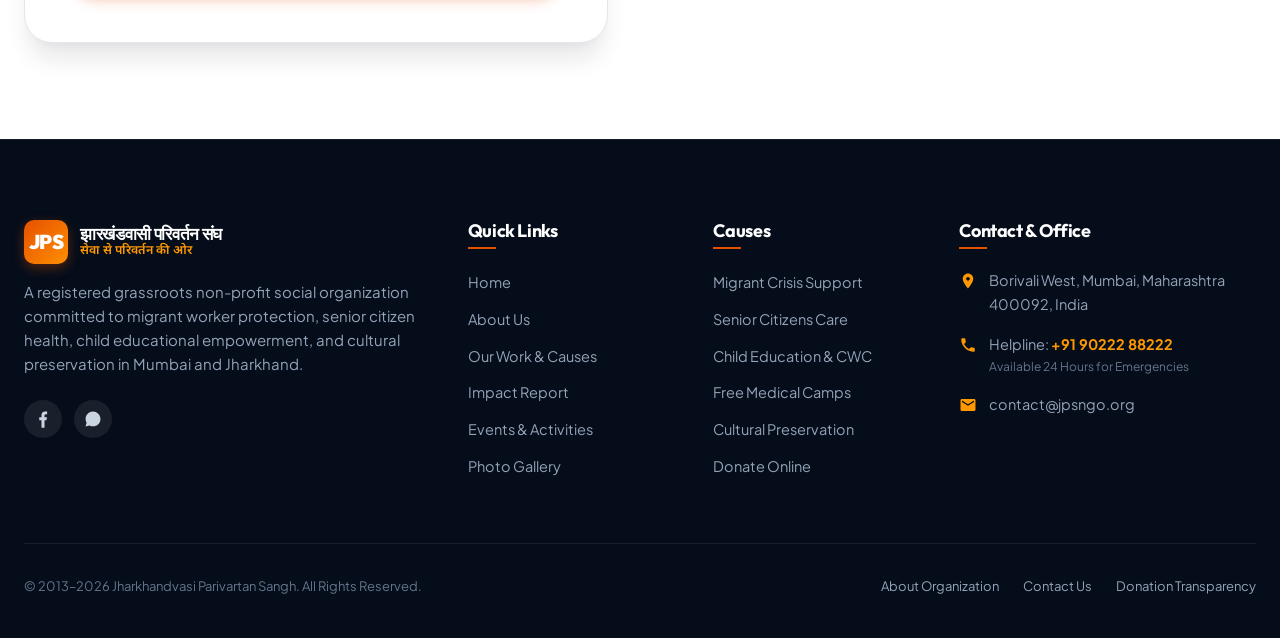
<file: donate.html>
<!DOCTYPE html>
<html lang="en">
<head>
  <meta charset="UTF-8">
  <meta name="viewport" content="width=device-width, initial-scale=1.0">
  <title>Donate Online & Financial Transparency | Jharkhandvasi Parivartan Sangh</title>
  <meta name="description" content="Support Jharkhandvasi Parivartan Sangh with transparent contributions. Directly fund elder healthcare, child school kits, and emergency migrant relief. Official helpline: +91 90222 88222.">
  <meta name="keywords" content="Donate NGO Mumbai, donate migrant workers, sponsor senior health Mumbai, education donation Borivali, JPS donation transparency">
  
  <meta property="og:type" content="website">
  <meta property="og:title" content="Donate & Transparency | Jharkhandvasi Parivartan Sangh">
  <meta property="og:description" content="Every contribution creates possibility. Support transparent community healthcare, child literacy, and emergency aid.">
  <meta property="og:image" content="assets/images/hero-education.jpg">

  <link rel="icon" type="image/x-icon" href="assets/images/favicon.ico">
  <link rel="stylesheet" href="assets/css/style.css">
</head>
<body>

  <!-- PRELOADER -->
  <div id="preloader">
    <div class="preloader-brand">
      <div class="preloader-emblem">JPS</div>
      <h2 class="preloader-title">झारखंडवासी परिवर्तन संघ</h2>
      <p class="preloader-sub">सेवा • सशक्तिकरण • परिवर्तन</p>
    </div>
  </div>

  <!-- TOP STRIP -->
  <div class="top-strip">
    <div class="container top-strip-inner">
      <div class="top-strip-left">
        <span class="top-strip-badge">24/7 Helpline</span>
        <span class="top-strip-text"><span class="top-strip-location">Borivali West, Mumbai | </span>Helpline: <a href="tel:+919022288222" class="top-strip-tel"><strong>+91 90222 88222</strong></a></span>
      </div>
      <div class="top-strip-right">
        <a href="tel:+919022288222" class="top-strip-link">Call Helpline</a>
        <a href="https://wa.me/919022288222" target="_blank" class="top-strip-link">WhatsApp Support</a>
      </div>
    </div>
  </div>

  <!-- HEADER -->
  <header class="site-header">
    <div class="container nav-container">
      <a href="index.html" class="brand-logo" aria-label="JPS Home">
        <div class="brand-emblem">JPS</div>
        <div class="brand-text">
          <span class="brand-name">JHARKHANDVASI PARIVARTAN SANGH</span>
          <span class="brand-hindi">झारखंडवासी परिवर्तन संघ</span>
          <span class="brand-location">Borivali West, Mumbai</span>
        </div>
      </a>

      <nav aria-label="Main Navigation">
        <ul class="nav-menu">
          <li class="nav-item"><a href="index.html" class="nav-link">Home</a></li>
          <li class="nav-item"><a href="about.html" class="nav-link">About</a></li>
          <li class="nav-item"><a href="our-work.html" class="nav-link">Our Work</a></li>
          <li class="nav-item"><a href="impact.html" class="nav-link">Impact</a></li>
          <li class="nav-item"><a href="events.html" class="nav-link">Events</a></li>
          <li class="nav-item"><a href="gallery.html" class="nav-link">Gallery</a></li>
          <li class="nav-item"><a href="stories.html" class="nav-link">Stories</a></li>
          <li class="nav-item"><a href="get-involved.html" class="nav-link">Get Involved</a></li>
          <li class="nav-item"><a href="contact.html" class="nav-link">Contact</a></li>
        </ul>
      </nav>

      <div class="nav-actions">
        <a href="tel:+919022288222" class="btn-header-call">90222 88222</a>
        <a href="donate.html" class="btn-donate-nav" style="background:var(--color-primary); border:1px solid rgba(255,255,255,0.3);">DONATE NOW</a>
        <button class="mobile-toggle" aria-label="Open Navigation Menu">
          <svg viewBox="0 0 24 24"><path d="M3 18h18v-2H3v2zm0-5h18v-2H3v2zm0-7v2h18V6H3z"/></svg>
        </button>
      </div>
    </div>
  </header>

  <!-- MOBILE DRAWER -->
  <div class="mobile-drawer-overlay"></div>
  <aside class="mobile-drawer" aria-label="Mobile Navigation">
    <div>
      <div class="mobile-drawer-header">
        <div class="brand-logo">
          <div class="brand-emblem">JPS</div>
          <div>
            <div style="font-weight:800; color:#fff; font-size:1rem;">झारखंडवासी परिवर्तन संघ</div>
            <div style="font-size:0.75rem; color:#ff9800;">Borivali West, Mumbai</div>
          </div>
        </div>
        <button class="drawer-close" aria-label="Close Navigation">✕</button>
      </div>
      <ul class="mobile-nav-list">
        <li><a href="index.html" class="mobile-nav-link">Home</a></li>
        <li><a href="about.html" class="mobile-nav-link">About Us</a></li>
        <li><a href="our-work.html" class="mobile-nav-link">Our Work & Causes</a></li>
        <li><a href="impact.html" class="mobile-nav-link">Our Impact</a></li>
        <li><a href="events.html" class="mobile-nav-link">Events & Activities</a></li>
        <li><a href="gallery.html" class="mobile-nav-link">Photo Gallery</a></li>
        <li><a href="stories.html" class="mobile-nav-link">Stories & News</a></li>
        <li><a href="get-involved.html" class="mobile-nav-link">Get Involved</a></li>
        <li><a href="donate.html" class="mobile-nav-link active">Donate Online</a></li>
        <li><a href="contact.html" class="mobile-nav-link">Contact Us</a></li>
      </ul>
    </div>
    <div class="mobile-drawer-footer">
      <a href="donate.html" class="btn btn-primary" style="width:100%; margin-bottom: 0.75rem;">Support Our Work</a>
      <a href="tel:+919022288222" class="btn btn-secondary" style="width:100%;">Call Helpline</a>
    </div>
  </aside>

  <!-- PAGE HERO -->
  <section class="page-hero">
    <div class="container">
      <nav class="breadcrumbs">
        <a href="index.html">Home</a> <span>/</span> <span>Donate</span>
      </nav>
      <span class="section-tag light">Unwavering Transparency</span>
      <h1 class="page-hero-title">Every Contribution Creates Possibility</h1>
      <p class="page-hero-desc">Your donations directly sustain free medicine distribution for senior citizens, school learning kits for children, and urgent crisis aid for stranded migrant laborers.</p>
    </div>
  </section>

  <!-- DONATION PORTAL & CALCULATOR -->
  <section class="section-py bg-surface">
    <div class="container">
      <div class="split-grid" style="align-items:flex-start;">
        
        <!-- Left: Donation Pledge & Impact Selector -->
        <div class="form-card">
          <span class="section-tag">Step 1: Choose Impact Tier</span>
          <h3 style="font-size:1.6rem; margin-bottom:1rem;">Select Contribution Amount</h3>
          
          <div class="donation-grid">
            <button type="button" class="donation-preset-btn" data-amount="500">
              <div class="preset-amount">₹500</div>
              <div class="preset-impact">1 Child School Kit</div>
            </button>
            <button type="button" class="donation-preset-btn active" data-amount="1000">
              <div class="preset-amount">₹1,000</div>
              <div class="preset-impact">1 Elder Checkup & Meds</div>
            </button>
            <button type="button" class="donation-preset-btn" data-amount="2500">
              <div class="preset-amount">₹2,500</div>
              <div class="preset-impact">1 Family Month Ration</div>
            </button>
            <button type="button" class="donation-preset-btn" data-amount="5000">
              <div class="preset-amount">₹5,000</div>
              <div class="preset-impact">Emergency Medical Fund</div>
            </button>
            <button type="button" class="donation-preset-btn" data-amount="10000">
              <div class="preset-amount">₹10,000</div>
              <div class="preset-impact">Migrant Crisis Lifeline</div>
            </button>
          </div>

          <!-- Dynamic Impact Box -->
          <div style="background:var(--color-accent-light); padding:1rem 1.25rem; border-radius:var(--radius-md); border-left:4px solid var(--color-accent); margin-bottom:1.75rem;">
            <div style="font-size:0.75rem; text-transform:uppercase; font-weight:800; color:var(--color-accent); letter-spacing:0.05em;">Tangible Impact:</div>
            <p id="donationImpactSummary" style="font-size:0.95rem; font-weight:600; color:var(--color-text-main); margin-top:0.25rem; margin-bottom:0;">
              Subsidizes free diagnostic health checkups, blood tests, and essential medications for 1 elderly senior citizen.
            </p>
          </div>

          <!-- The Pledge Form -->
          <form id="donationPledgeForm">
            <div class="form-group">
              <label for="customDonationAmount" class="form-label">Contribution Amount (₹ INR) *</label>
              <input type="number" id="customDonationAmount" class="form-control" value="1000" min="100" required>
            </div>

            <div class="form-row">
              <div class="form-group">
                <label for="donorName" class="form-label">Full Name *</label>
                <input type="text" id="donorName" class="form-control" placeholder="e.g. Ananya Sharma" required>
              </div>
              <div class="form-group">
                <label for="donorPhone" class="form-label">WhatsApp Mobile *</label>
                <input type="tel" id="donorPhone" class="form-control" placeholder="e.g. 9876543210" required>
              </div>
            </div>

            <div class="form-row">
              <div class="form-group">
                <label for="donorEmail" class="form-label">Email Address</label>
                <input type="email" id="donorEmail" class="form-control" placeholder="ananya@example.com">
              </div>
              <div class="form-group">
                <label for="donationCause" class="form-label">Allocate To Cause *</label>
                <select id="donationCause" class="form-control" required>
                  <option value="Senior Citizen Healthcare & Medicines">Senior Citizen Healthcare & Medicines</option>
                  <option value="Underprivileged Child School Kits">Underprivileged Child School Kits</option>
                  <option value="Migrant Crisis Emergency Helpline">Migrant Crisis Emergency Helpline</option>
                  <option value="General Community Welfare Fund">General Community Welfare Fund</option>
                </select>
              </div>
            </div>

            <div class="form-group">
              <label for="donationMethod" class="form-label">Preferred Contribution Mode</label>
              <select id="donationMethod" class="form-control">
                <option value="UPI / QR Code Transfer">UPI / QR Code Transfer</option>
                <option value="Direct NEFT / IMPS Bank Transfer">Direct NEFT / IMPS Bank Transfer</option>
                <option value="Cheque / In-Person Office Coordination">Cheque / In-Person Office Coordination</option>
              </select>
            </div>

            <button type="submit" class="btn btn-primary" style="width:100%; font-size:1.05rem;">Generate Pledge & Verification Link →</button>
          </form>
        </div>

        <!-- Right: Official Account Placeholders & Verification Guidance -->
        <div>
          <span class="section-tag">Step 2: Official Account Details</span>
          <h3 style="font-size:1.6rem; margin-bottom:1rem;">Official JPS Contribution Details</h3>
          
          <div style="background:var(--color-surface); padding:2rem; border-radius:var(--radius-xl); border:1px solid var(--color-border); box-shadow:var(--shadow-sm); margin-bottom:2rem;">
            <div style="display:flex; justify-content:space-between; align-items:center; margin-bottom:1.25rem;">
              <span style="font-weight:700; color:var(--color-primary); font-size:1.1rem;">Official Organization Account</span>
              <span style="font-size:0.75rem; background:rgba(230,81,0,0.15); color:var(--color-accent); font-weight:800; padding:0.25rem 0.65rem; border-radius:var(--radius-full);">Direct Verification</span>
            </div>

            <div style="display:flex; flex-direction:column; gap:0.85rem; font-size:0.95rem;">
              <div>
                <div style="font-size:0.75rem; text-transform:uppercase; color:var(--color-text-subtle); font-weight:700;">Account Name</div>
                <div style="font-weight:700; color:var(--color-text-main);">JHARKHANDVASI PARIVARTAN SANGH</div>
              </div>

              <div>
                <div style="font-size:0.75rem; text-transform:uppercase; color:var(--color-text-subtle); font-weight:700;">Bank & Branch</div>
                <div style="font-weight:600; color:var(--color-text-main);">Nationalized Bank / Borivali West Branch, Mumbai</div>
                <div style="font-size:0.8rem; color:#64748b;">(Exact account details provided via verified office receipt)</div>
              </div>

              <div style="display:grid; grid-template-columns:1fr 1fr; gap:1rem;">
                <div>
                  <div style="font-size:0.75rem; text-transform:uppercase; color:var(--color-text-subtle); font-weight:700;">Account Number</div>
                  <div style="font-family:monospace; font-weight:700; color:var(--color-primary); background:var(--color-surface-soft); padding:0.4rem 0.6rem; border-radius:var(--radius-sm); display:inline-block;">[Verified on Request]</div>
                </div>
                <div>
                  <div style="font-size:0.75rem; text-transform:uppercase; color:var(--color-text-subtle); font-weight:700;">IFSC Code</div>
                  <div style="font-family:monospace; font-weight:700; color:var(--color-primary); background:var(--color-surface-soft); padding:0.4rem 0.6rem; border-radius:var(--radius-sm); display:inline-block;">[Verified on Request]</div>
                </div>
              </div>

              <div style="margin-top:0.5rem; padding-top:0.75rem; border-top:1px dashed var(--color-border);">
                <div style="font-size:0.75rem; text-transform:uppercase; color:var(--color-text-subtle); font-weight:700;">Official UPI / QR Code</div>
                <div style="display:flex; align-items:center; justify-content:space-between; margin-top:0.25rem;">
                  <span style="font-weight:700; color:var(--color-accent);">jpsngo@upi</span>
                  <button type="button" class="btn-copy-clipboard" data-copy="jpsngo@upi" style="background:var(--color-surface-soft); border:1px solid var(--color-border); padding:0.25rem 0.65rem; border-radius:var(--radius-sm); font-size:0.75rem; font-weight:700; cursor:pointer;">Copy UPI</button>
                </div>
              </div>
            </div>
          </div>

          <!-- Transparency Notice -->
          <div style="background:var(--color-surface-warm); padding:1.75rem; border-radius:var(--radius-lg); border:1px solid var(--color-border);">
            <h4 style="font-size:1.1rem; color:var(--color-primary); margin-bottom:0.75rem; display:flex; align-items:center; gap:0.5rem;">
              <span>🛡️</span> Our Policy on Integrity & Acknowledgements
            </h4>
            <ul style="list-style:none; font-size:0.875rem; color:var(--color-text-muted); display:flex; flex-direction:column; gap:0.5rem;">
              <li>✓ All contributions are documented and officially acknowledged with signed organization receipts.</li>
              <li>✓ Tax exemptions (such as 80G) are subject to official certification status; please verify directly with our administrative desk for current assessment year details.</li>
              <li>✓ We do not use third-party commission brokers. 100% of your aid reaches real grassroots beneficiaries.</li>
            </ul>
            <div style="margin-top:1rem; padding-top:1rem; border-top:1px solid var(--color-border); font-size:0.875rem;">
              Questions regarding donations or bank verification? Call: <a href="tel:+919022288222" style="font-weight:800; color:var(--color-accent);">+91 90222 88222</a>
            </div>
          </div>
        </div>

      </div>
    </div>
  </section>

  <!-- PLEDGE RECEIPT SUCCESS MODAL -->
  <div id="donationSuccessModal" class="modal-overlay">
    <div class="modal-card" style="max-width:540px; padding:2.5rem; text-align:center;">
      <button class="modal-close-btn" aria-label="Close Modal">✕</button>
      <div style="width:68px; height:68px; border-radius:50%; background:var(--color-emerald-light); color:var(--color-emerald); display:flex; align-items:center; justify-content:center; font-size:2rem; margin:0 auto 1.25rem;">✓</div>
      <h3 style="font-size:1.6rem; margin-bottom:0.5rem;">Pledge Recorded!</h3>
      <p style="color:var(--color-text-muted); font-size:0.95rem; margin-bottom:1.5rem;">
        Thank you, <strong id="receiptDonorName">Supporter</strong>. Your pledge of <strong id="receiptAmount" style="color:var(--color-accent);">₹1,000</strong> for "<span id="receiptCause">Healthcare</span>" has been created.
      </p>

      <div style="background:var(--color-surface-soft); padding:1rem; border-radius:var(--radius-md); text-align:left; font-size:0.875rem; margin-bottom:1.5rem;">
        <div><strong>Organization:</strong> Jharkhandvasi Parivartan Sangh</div>
        <div><strong>Helpline:</strong> +91 90222 88222</div>
        <div><strong>Status:</strong> Awaiting Direct Transfer Verification</div>
      </div>

      <a id="waConfirmBtn" href="#" target="_blank" class="btn btn-primary" style="width:100%; margin-bottom:0.75rem;">
        Verify via WhatsApp (+91 90222 88222) →
      </a>
      <div style="font-size:0.75rem; color:var(--color-text-subtle);">
        Our Borivali office team will confirm receipt and issue your signed organizational acknowledgement.
      </div>
    </div>
  </div>

  <!-- FOOTER -->
  <footer class="site-footer">
    <div class="container">
      <div class="footer-grid">
        <div class="footer-about">
          <div class="brand-logo">
            <div class="brand-emblem">JPS</div>
            <div class="brand-text">
              <span class="brand-name" style="font-size:1.05rem;">झारखंडवासी परिवर्तन संघ</span>
              <span class="brand-hindi" style="color:#ff9800;">सेवा से परिवर्तन की ओर</span>
            </div>
          </div>
          <p>A registered grassroots non-profit social organization committed to migrant worker protection, senior citizen health, child educational empowerment, and cultural preservation in Mumbai and Jharkhand.</p>
          <div class="social-icons-row">
            <a href="https://www.facebook.com/share/1EL6NNUDB8/" target="_blank" class="social-icon-btn" aria-label="Facebook">
              <svg viewBox="0 0 24 24"><path d="M14 13.5h2.5l1-4H14v-2c0-1.03 0-2 2-2h1.5V2.14c-.326-.043-1.52-.14-2.89-.14-2.87 0-4.61 1.74-4.61 4.75v2.75h-3v4h3v10h4v-10z"/></svg>
            </a>
            <a href="https://wa.me/919022288222" target="_blank" class="social-icon-btn" aria-label="WhatsApp">
              <svg viewBox="0 0 24 24"><path d="M12.04 2c-5.46 0-9.91 4.45-9.91 9.91 0 1.75.46 3.45 1.32 4.95L2.05 22l5.25-1.38c1.45.79 3.08 1.21 4.74 1.21 5.46 0 9.91-4.45 9.91-9.91 0-2.65-1.03-5.14-2.9-7.01A9.816 9.816 0 0012.04 2z"/></svg>
            </a>
          </div>
        </div>

        <div>
          <h4 class="footer-heading">Quick Links</h4>
          <ul class="footer-links">
            <li><a href="index.html" class="footer-link">Home</a></li>
            <li><a href="about.html" class="footer-link">About Us</a></li>
            <li><a href="our-work.html" class="footer-link">Our Work & Causes</a></li>
            <li><a href="impact.html" class="footer-link">Impact Report</a></li>
            <li><a href="events.html" class="footer-link">Events & Activities</a></li>
            <li><a href="gallery.html" class="footer-link">Photo Gallery</a></li>
          </ul>
        </div>

        <div>
          <h4 class="footer-heading">Causes</h4>
          <ul class="footer-links">
            <li><a href="our-work.html#migrants" class="footer-link">Migrant Crisis Support</a></li>
            <li><a href="our-work.html#seniors" class="footer-link">Senior Citizens Care</a></li>
            <li><a href="our-work.html#education" class="footer-link">Child Education & CWC</a></li>
            <li><a href="our-work.html#health" class="footer-link">Free Medical Camps</a></li>
            <li><a href="our-work.html#culture" class="footer-link">Cultural Preservation</a></li>
            <li><a href="donate.html" class="footer-link">Donate Online</a></li>
          </ul>
        </div>

        <div>
          <h4 class="footer-heading">Contact & Office</h4>
          <div class="footer-contact-item">
            <svg viewBox="0 0 24 24"><path d="M12 2C8.13 2 5 5.13 5 9c0 5.25 7 13 7 13s7-7.75 7-13c0-3.87-3.13-7-7-7zm0 9.5c-1.38 0-2.5-1.12-2.5-2.5s1.12-2.5 2.5-2.5 2.5 1.12 2.5 2.5-1.12 2.5-2.5 2.5z"/></svg>
            <span>Borivali West, Mumbai, Maharashtra 400092, India</span>
          </div>
          <div class="footer-contact-item">
            <svg viewBox="0 0 24 24"><path d="M6.62 10.79a15.053 15.053 0 006.59 6.59l2.2-2.2a1 1 0 011.01-.24c1.12.37 2.33.57 3.58.57.55 0 1 .45 1 1V20a1 1 0 01-1 1A17 17 0 013 4a1 1 0 011-1h3.5a1 1 0 011 1c0 1.25.2 2.45.57 3.57.11.35.03.74-.25 1.02l-2.2 2.2z"/></svg>
            <div>
              <div>Helpline: <a href="tel:+919022288222" style="color:#ff9800; font-weight:700;">+91 90222 88222</a></div>
              <div style="font-size:0.75rem; color:#64748b;">Available 24 Hours for Emergencies</div>
            </div>
          </div>
          <div class="footer-contact-item">
            <svg viewBox="0 0 24 24"><path d="M20 4H4c-1.1 0-1.99.9-1.99 2L2 18c0 1.1.9 2 2 2h16c1.1 0 2-.9 2-2V6c0-1.1-.9-2-2-2zm0 4l-8 5-8-5V6l8 5 8-5v2z"/></svg>
            <span>contact@jpsngo.org</span>
          </div>
        </div>
      </div>

      <div class="footer-bottom">
        <div>© 2013–2026 Jharkhandvasi Parivartan Sangh. All Rights Reserved.</div>
        <div style="display:flex; gap:1.5rem;">
          <a href="about.html">About Organization</a>
          <a href="contact.html">Contact Us</a>
          <a href="donate.html">Donation Transparency</a>
        </div>
      </div>
    </div>
  </footer>

  <!-- FLOATING WIDGETS -->
  <div class="floating-widgets">
    <a href="https://wa.me/919022288222?text=Hello,%20I%20would%20like%20to%20know%20more%20about%20Jharkhandvasi%20Parivartan%20Sangh." target="_blank" class="btn-float-whatsapp" aria-label="Chat on WhatsApp">
      <span class="whatsapp-tooltip">Chat on WhatsApp: +91 90222 88222</span>
      <svg viewBox="0 0 24 24"><path d="M12.04 2c-5.46 0-9.91 4.45-9.91 9.91 0 1.75.46 3.45 1.32 4.95L2.05 22l5.25-1.38c1.45.79 3.08 1.21 4.74 1.21 5.46 0 9.91-4.45 9.91-9.91 0-2.65-1.03-5.14-2.9-7.01A9.816 9.816 0 0012.04 2z"/></svg>
    </a>
    <button class="btn-back-to-top" aria-label="Back to Top">
      <svg viewBox="0 0 24 24"><path d="M7.41 15.41L12 10.83l4.59 4.58L18 14l-6-6-6 6z"/></svg>
    </button>
  </div>

  <script src="assets/js/main.js"></script>
</body>
</html>
</file>
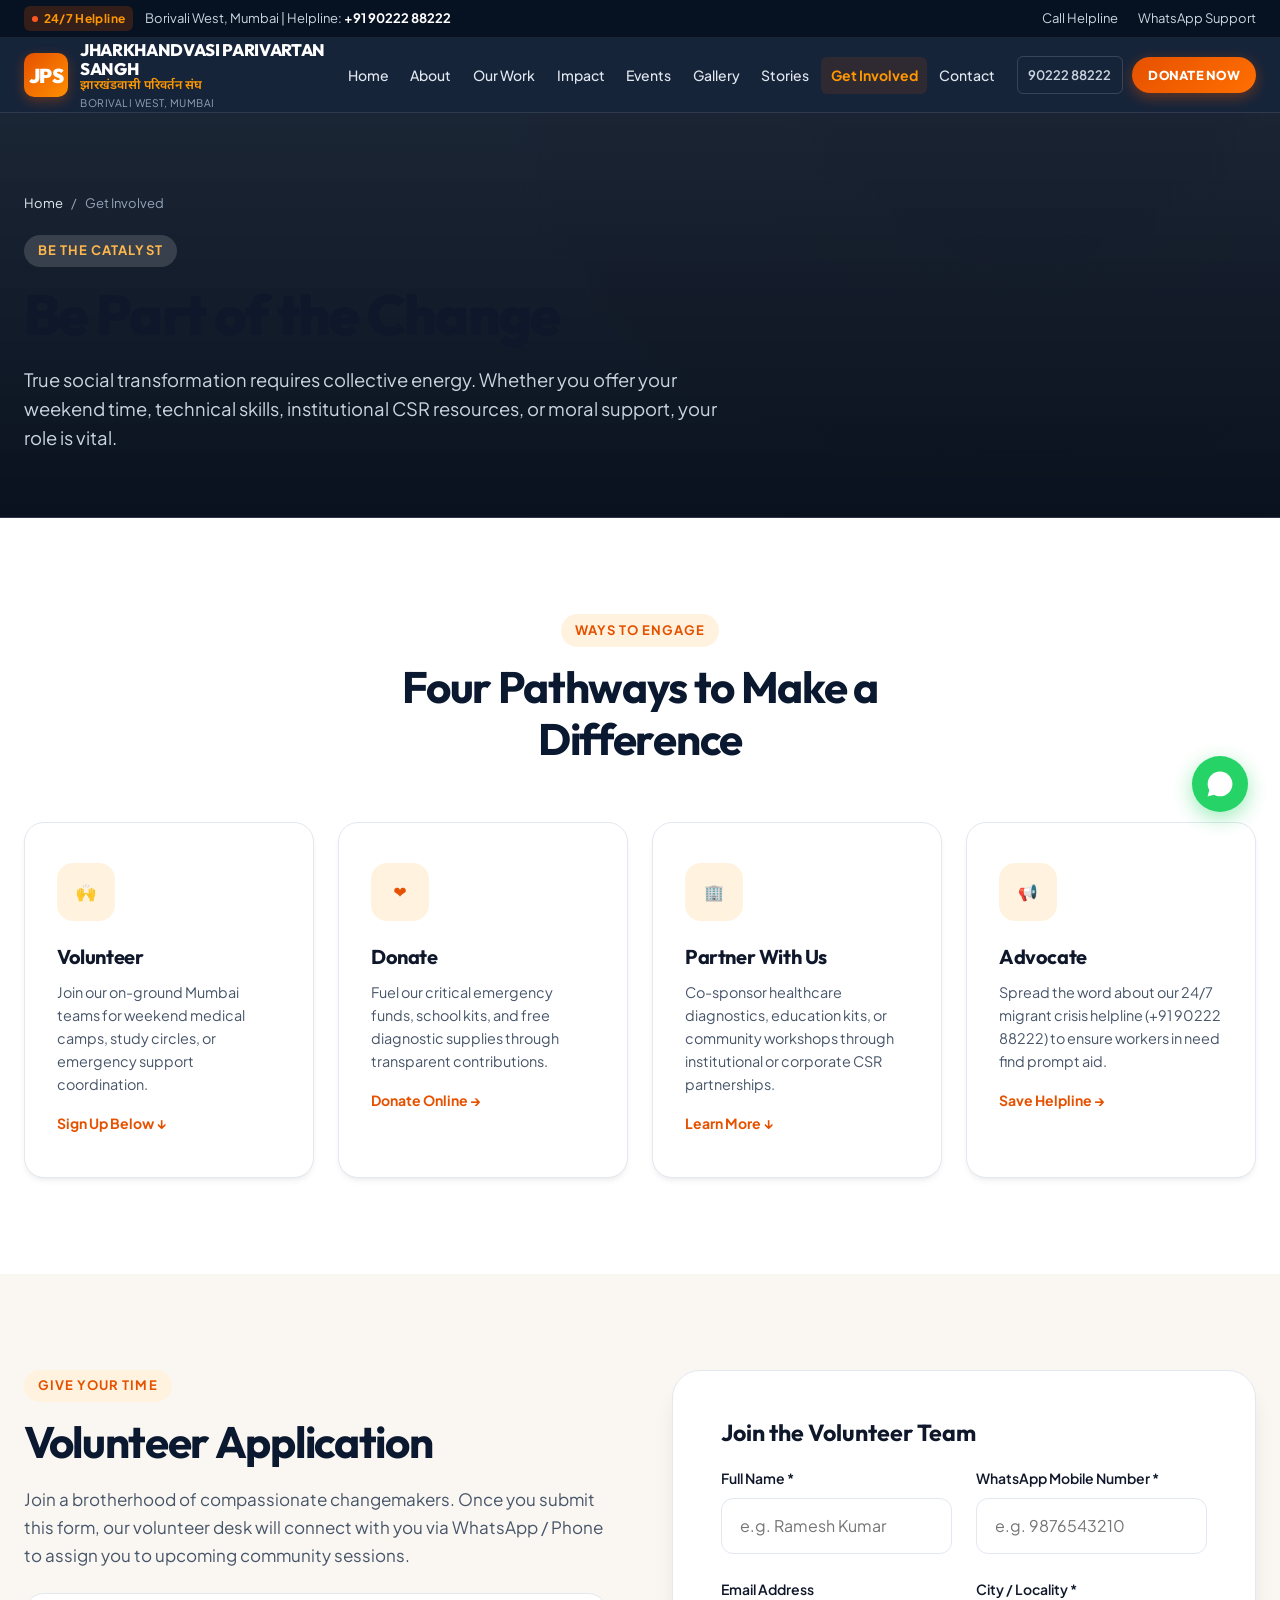
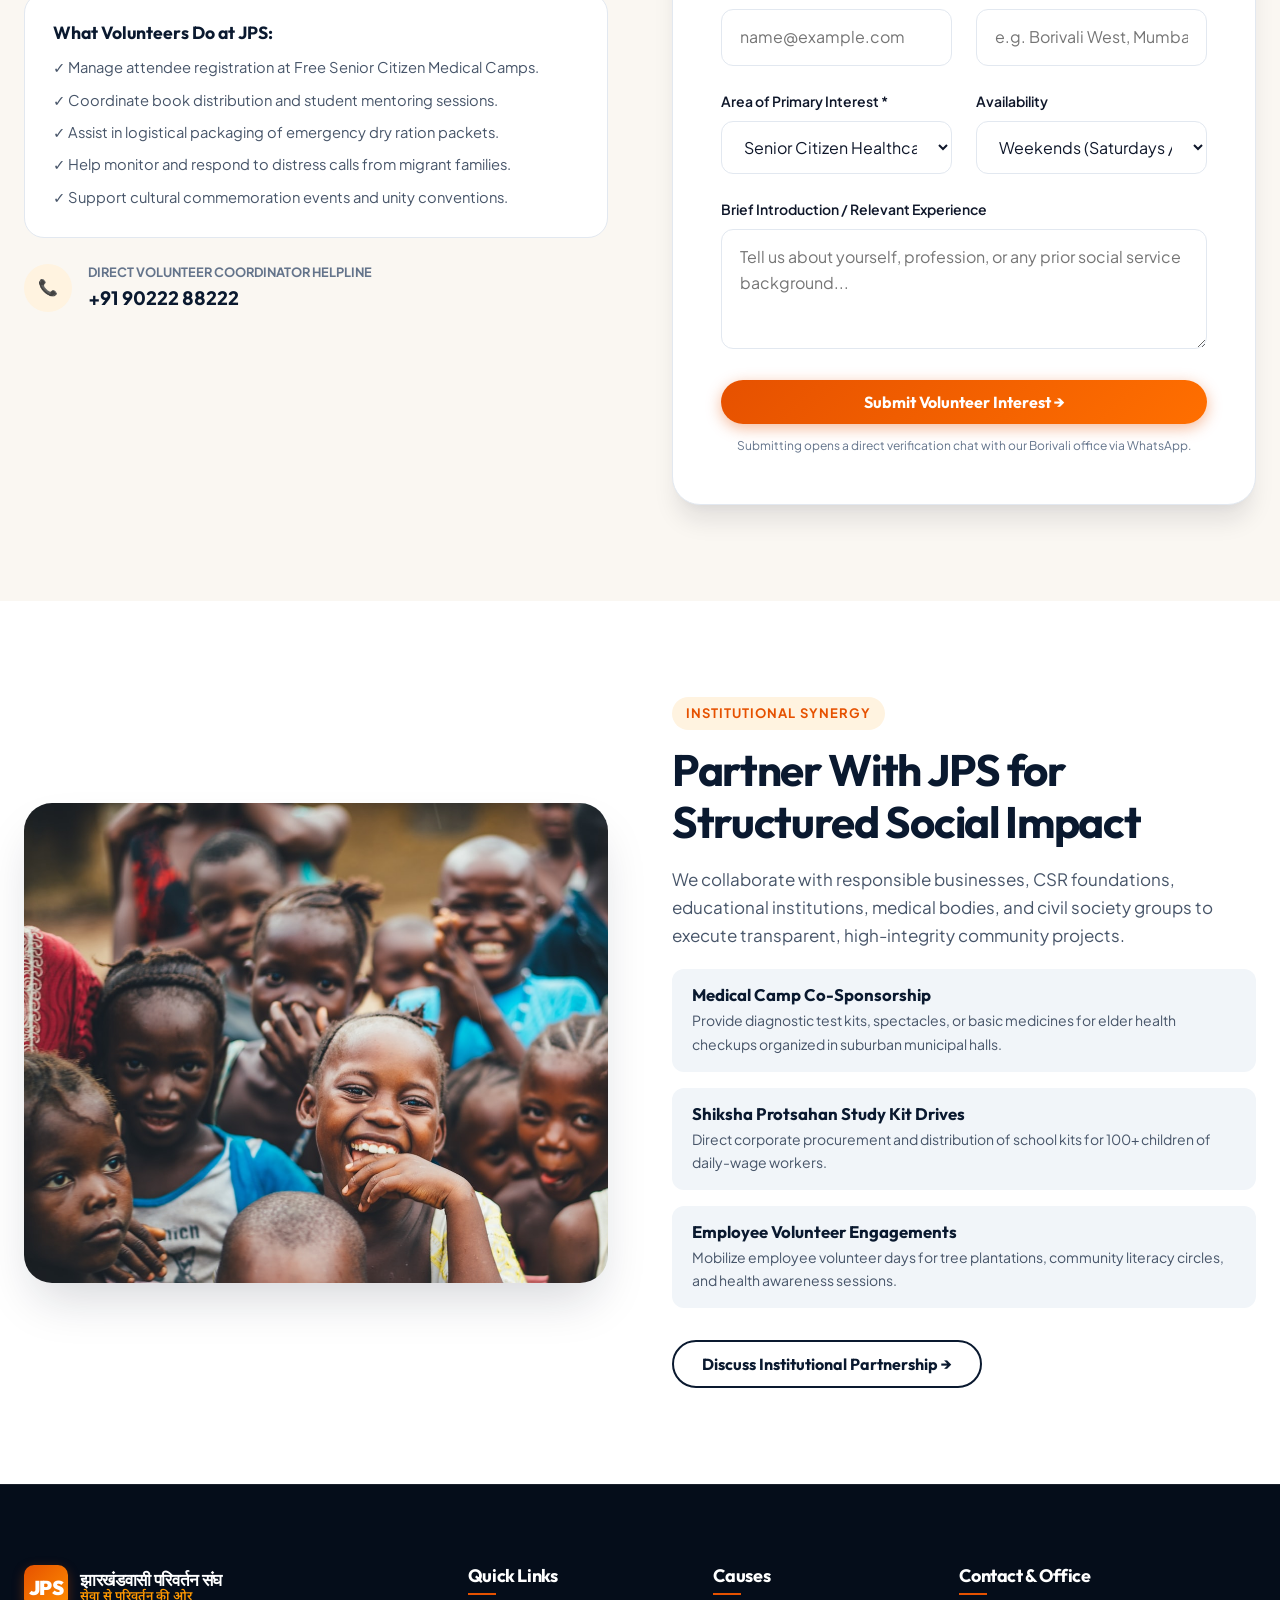
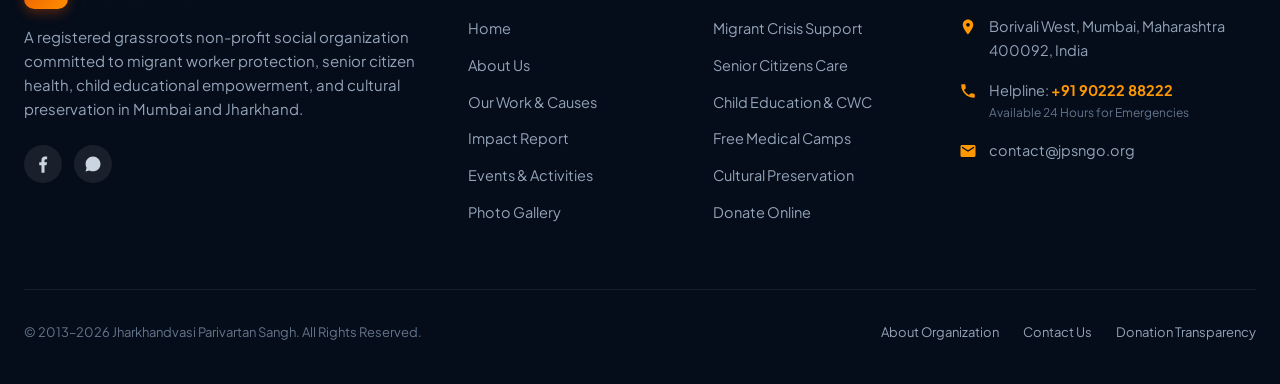
<file: get-involved.html>
<!DOCTYPE html>
<html lang="en">
<head>
  <meta charset="UTF-8">
  <meta name="viewport" content="width=device-width, initial-scale=1.0">
  <title>Get Involved & Volunteer | Jharkhandvasi Parivartan Sangh</title>
  <meta name="description" content="Be part of the change. Volunteer your time, partner with JPS as an institution or CSR team, and stand with migrant communities in Mumbai.">
  <meta name="keywords" content="Volunteer in Mumbai NGO, NGO internship Mumbai, CSR partnerships Mumbai, social work Borivali West, JPS volunteer form">
  
  <meta property="og:type" content="website">
  <meta property="og:title" content="Get Involved & Volunteer | Jharkhandvasi Parivartan Sangh">
  <meta property="og:description" content="Your skills and compassionate time can transform lives. Join our active grassroots volunteer network in Mumbai.">
  <meta property="og:image" content="assets/images/volunteer-hands.jpg">

  <link rel="icon" type="image/x-icon" href="assets/images/favicon.ico">
  <link rel="stylesheet" href="assets/css/style.css">
</head>
<body>

  <!-- PRELOADER -->
  <div id="preloader">
    <div class="preloader-brand">
      <div class="preloader-emblem">JPS</div>
      <h2 class="preloader-title">झारखंडवासी परिवर्तन संघ</h2>
      <p class="preloader-sub">सेवा • सशक्तिकरण • परिवर्तन</p>
    </div>
  </div>

  <!-- TOP STRIP -->
  <div class="top-strip">
    <div class="container top-strip-inner">
      <div class="top-strip-left">
        <span class="top-strip-badge">24/7 Helpline</span>
        <span class="top-strip-text"><span class="top-strip-location">Borivali West, Mumbai | </span>Helpline: <a href="tel:+919022288222" class="top-strip-tel"><strong>+91 90222 88222</strong></a></span>
      </div>
      <div class="top-strip-right">
        <a href="tel:+919022288222" class="top-strip-link">Call Helpline</a>
        <a href="https://wa.me/919022288222" target="_blank" class="top-strip-link">WhatsApp Support</a>
      </div>
    </div>
  </div>

  <!-- HEADER -->
  <header class="site-header">
    <div class="container nav-container">
      <a href="index.html" class="brand-logo" aria-label="JPS Home">
        <div class="brand-emblem">JPS</div>
        <div class="brand-text">
          <span class="brand-name">JHARKHANDVASI PARIVARTAN SANGH</span>
          <span class="brand-hindi">झारखंडवासी परिवर्तन संघ</span>
          <span class="brand-location">Borivali West, Mumbai</span>
        </div>
      </a>

      <nav aria-label="Main Navigation">
        <ul class="nav-menu">
          <li class="nav-item"><a href="index.html" class="nav-link">Home</a></li>
          <li class="nav-item"><a href="about.html" class="nav-link">About</a></li>
          <li class="nav-item"><a href="our-work.html" class="nav-link">Our Work</a></li>
          <li class="nav-item"><a href="impact.html" class="nav-link">Impact</a></li>
          <li class="nav-item"><a href="events.html" class="nav-link">Events</a></li>
          <li class="nav-item"><a href="gallery.html" class="nav-link">Gallery</a></li>
          <li class="nav-item"><a href="stories.html" class="nav-link">Stories</a></li>
          <li class="nav-item"><a href="get-involved.html" class="nav-link active">Get Involved</a></li>
          <li class="nav-item"><a href="contact.html" class="nav-link">Contact</a></li>
        </ul>
      </nav>

      <div class="nav-actions">
        <a href="tel:+919022288222" class="btn-header-call">90222 88222</a>
        <a href="donate.html" class="btn-donate-nav">DONATE NOW</a>
        <button class="mobile-toggle" aria-label="Open Navigation Menu">
          <svg viewBox="0 0 24 24"><path d="M3 18h18v-2H3v2zm0-5h18v-2H3v2zm0-7v2h18V6H3z"/></svg>
        </button>
      </div>
    </div>
  </header>

  <!-- MOBILE DRAWER -->
  <div class="mobile-drawer-overlay"></div>
  <aside class="mobile-drawer" aria-label="Mobile Navigation">
    <div>
      <div class="mobile-drawer-header">
        <div class="brand-logo">
          <div class="brand-emblem">JPS</div>
          <div>
            <div style="font-weight:800; color:#fff; font-size:1rem;">झारखंडवासी परिवर्तन संघ</div>
            <div style="font-size:0.75rem; color:#ff9800;">Borivali West, Mumbai</div>
          </div>
        </div>
        <button class="drawer-close" aria-label="Close Navigation">✕</button>
      </div>
      <ul class="mobile-nav-list">
        <li><a href="index.html" class="mobile-nav-link">Home</a></li>
        <li><a href="about.html" class="mobile-nav-link">About Us</a></li>
        <li><a href="our-work.html" class="mobile-nav-link">Our Work & Causes</a></li>
        <li><a href="impact.html" class="mobile-nav-link">Our Impact</a></li>
        <li><a href="events.html" class="mobile-nav-link">Events & Activities</a></li>
        <li><a href="gallery.html" class="mobile-nav-link">Photo Gallery</a></li>
        <li><a href="stories.html" class="mobile-nav-link">Stories & News</a></li>
        <li><a href="get-involved.html" class="mobile-nav-link active">Get Involved</a></li>
        <li><a href="donate.html" class="mobile-nav-link">Donate Online</a></li>
        <li><a href="contact.html" class="mobile-nav-link">Contact Us</a></li>
      </ul>
    </div>
    <div class="mobile-drawer-footer">
      <a href="donate.html" class="btn btn-primary" style="width:100%; margin-bottom: 0.75rem;">Support Our Work</a>
      <a href="tel:+919022288222" class="btn btn-secondary" style="width:100%;">Call Helpline</a>
    </div>
  </aside>

  <!-- PAGE HERO -->
  <section class="page-hero">
    <div class="container">
      <nav class="breadcrumbs">
        <a href="index.html">Home</a> <span>/</span> <span>Get Involved</span>
      </nav>
      <span class="section-tag light">Be The Catalyst</span>
      <h1 class="page-hero-title">Be Part of the Change</h1>
      <p class="page-hero-desc">True social transformation requires collective energy. Whether you offer your weekend time, technical skills, institutional CSR resources, or moral support, your role is vital.</p>
    </div>
  </section>

  <!-- 4 INVOLVEMENT PILLARS CARDS -->
  <section class="section-py bg-surface">
    <div class="container">
      <div class="text-center mx-auto" style="max-width:650px; margin-bottom:3.5rem;">
        <span class="section-tag">Ways to Engage</span>
        <h2 class="section-title">Four Pathways to Make a Difference</h2>
      </div>

      <div style="display:grid; grid-template-columns: repeat(4, 1fr); gap: 1.5rem;" class="cards-4-grid">
        
        <!-- 1. Volunteer -->
        <div class="card-purpose">
          <div class="card-icon-wrap">🙌</div>
          <h3 style="font-size:1.25rem;">Volunteer</h3>
          <p style="font-size:0.9rem;">Join our on-ground Mumbai teams for weekend medical camps, study circles, or emergency support coordination.</p>
          <a href="#volunteer-form" class="card-work-link" style="margin-top:1rem; display:inline-block;">Sign Up Below ↓</a>
        </div>

        <!-- 2. Donate -->
        <div class="card-purpose">
          <div class="card-icon-wrap">❤️</div>
          <h3 style="font-size:1.25rem;">Donate</h3>
          <p style="font-size:0.9rem;">Fuel our critical emergency funds, school kits, and free diagnostic supplies through transparent contributions.</p>
          <a href="donate.html" class="card-work-link" style="margin-top:1rem; display:inline-block;">Donate Online →</a>
        </div>

        <!-- 3. Partner / CSR -->
        <div class="card-purpose">
          <div class="card-icon-wrap">🏢</div>
          <h3 style="font-size:1.25rem;">Partner With Us</h3>
          <p style="font-size:0.9rem;">Co-sponsor healthcare diagnostics, education kits, or community workshops through institutional or corporate CSR partnerships.</p>
          <a href="#partner-section" class="card-work-link" style="margin-top:1rem; display:inline-block;">Learn More ↓</a>
        </div>

        <!-- 4. Community Advocate -->
        <div class="card-purpose">
          <div class="card-icon-wrap">📢</div>
          <h3 style="font-size:1.25rem;">Advocate</h3>
          <p style="font-size:0.9rem;">Spread the word about our 24/7 migrant crisis helpline (+91 90222 88222) to ensure workers in need find prompt aid.</p>
          <a href="tel:+919022288222" class="card-work-link" style="margin-top:1rem; display:inline-block;">Save Helpline →</a>
        </div>

      </div>
    </div>
  </section>

  <!-- VOLUNTEER REGISTRATION FORM (INTERACTIVE & GROUNDED) -->
  <section id="volunteer-form" class="section-py bg-surface-warm">
    <div class="container">
      <div class="split-grid" style="align-items:flex-start;">
        <div>
          <span class="section-tag">Give Your Time</span>
          <h2 class="section-title">Volunteer Application</h2>
          <p style="margin-bottom:1.5rem;">Join a brotherhood of compassionate changemakers. Once you submit this form, our volunteer desk will connect with you via WhatsApp / Phone to assign you to upcoming community sessions.</p>
          
          <div style="background:var(--color-surface); padding:1.75rem; border-radius:var(--radius-lg); border:1px solid var(--color-border); margin-bottom:1.5rem;">
            <h4 style="font-size:1.1rem; color:var(--color-primary); margin-bottom:0.75rem;">What Volunteers Do at JPS:</h4>
            <ul style="list-style:none; font-size:0.92rem; color:var(--color-text-muted); display:flex; flex-direction:column; gap:0.5rem;">
              <li>✓ Manage attendee registration at Free Senior Citizen Medical Camps.</li>
              <li>✓ Coordinate book distribution and student mentoring sessions.</li>
              <li>✓ Assist in logistical packaging of emergency dry ration packets.</li>
              <li>✓ Help monitor and respond to distress calls from migrant families.</li>
              <li>✓ Support cultural commemoration events and unity conventions.</li>
            </ul>
          </div>

          <div style="display:flex; align-items:center; gap:1rem;">
            <div style="width:48px; height:48px; border-radius:50%; background:var(--color-accent-light); display:flex; align-items:center; justify-content:center; color:var(--color-accent); font-weight:800;">📞</div>
            <div>
              <div style="font-size:0.8rem; text-transform:uppercase; color:var(--color-text-subtle); font-weight:700;">Direct Volunteer Coordinator Helpline</div>
              <div style="font-size:1.15rem; font-weight:800; color:var(--color-primary);">+91 90222 88222</div>
            </div>
          </div>
        </div>

        <!-- The Interactive Form -->
        <div class="form-card">
          <h3 style="font-size:1.45rem; margin-bottom:1.25rem;">Join the Volunteer Team</h3>
          <form id="volunteerForm">
            <div class="form-row">
              <div class="form-group">
                <label for="vName" class="form-label">Full Name *</label>
                <input type="text" id="vName" class="form-control" placeholder="e.g. Ramesh Kumar" required>
              </div>
              <div class="form-group">
                <label for="vPhone" class="form-label">WhatsApp Mobile Number *</label>
                <input type="tel" id="vPhone" class="form-control" placeholder="e.g. 9876543210" required>
              </div>
            </div>

            <div class="form-row">
              <div class="form-group">
                <label for="vEmail" class="form-label">Email Address</label>
                <input type="email" id="vEmail" class="form-control" placeholder="name@example.com">
              </div>
              <div class="form-group">
                <label for="vCity" class="form-label">City / Locality *</label>
                <input type="text" id="vCity" class="form-control" placeholder="e.g. Borivali West, Mumbai" required>
              </div>
            </div>

            <div class="form-row">
              <div class="form-group">
                <label for="vInterest" class="form-label">Area of Primary Interest *</label>
                <select id="vInterest" class="form-control" required>
                  <option value="Senior Citizen Healthcare Camps">Senior Citizen Healthcare Camps</option>
                  <option value="Child Education & Mentoring">Child Education & Mentoring</option>
                  <option value="Migrant Crisis Helpline & Legal Aid">Migrant Crisis Helpline & Aid</option>
                  <option value="Emergency Food & Winter Relief">Emergency Food & Winter Relief</option>
                  <option value="Cultural Event Coordination">Cultural Event Coordination</option>
                </select>
              </div>
              <div class="form-group">
                <label for="vAvailability" class="form-label">Availability</label>
                <select id="vAvailability" class="form-control">
                  <option value="Weekends (Saturdays/Sundays)">Weekends (Saturdays / Sundays)</option>
                  <option value="Weekdays">Weekdays</option>
                  <option value="On-Call Emergency Response">On-Call Emergency Response</option>
                </select>
              </div>
            </div>

            <div class="form-group">
              <label for="vMessage" class="form-label">Brief Introduction / Relevant Experience</label>
              <textarea id="vMessage" class="form-control" placeholder="Tell us about yourself, profession, or any prior social service background..."></textarea>
            </div>

            <button type="submit" class="btn btn-primary" style="width:100%;">Submit Volunteer Interest →</button>
            <div style="font-size:0.75rem; color:var(--color-text-subtle); text-align:center; margin-top:0.75rem;">
              Submitting opens a direct verification chat with our Borivali office via WhatsApp.
            </div>
          </form>
        </div>
      </div>
    </div>
  </section>

  <!-- INSTITUTIONAL & CSR PARTNERSHIPS SECTION -->
  <section id="partner-section" class="section-py bg-surface">
    <div class="container">
      <div class="split-grid" style="align-items:center;">
        <div class="split-image-card">
          <img src="assets/images/volunteer-hands.jpg" alt="Institutional and CSR Partnerships for Social Welfare">
        </div>
        <div>
          <span class="section-tag">Institutional Synergy</span>
          <h2 class="section-title">Partner With JPS for Structured Social Impact</h2>
          <p style="margin-bottom:1.25rem;">We collaborate with responsible businesses, CSR foundations, educational institutions, medical bodies, and civil society groups to execute transparent, high-integrity community projects.</p>
          
          <div style="display:flex; flex-direction:column; gap:1rem; margin-bottom:2rem;">
            <div style="background:var(--color-surface-soft); padding:1rem 1.25rem; border-radius:var(--radius-md);">
              <h4 style="color:var(--color-primary); font-size:1.05rem; margin-bottom:0.25rem;">Medical Camp Co-Sponsorship</h4>
              <p style="font-size:0.875rem; color:var(--color-text-muted); margin:0;">Provide diagnostic test kits, spectacles, or basic medicines for elder health checkups organized in suburban municipal halls.</p>
            </div>

            <div style="background:var(--color-surface-soft); padding:1rem 1.25rem; border-radius:var(--radius-md);">
              <h4 style="color:var(--color-primary); font-size:1.05rem; margin-bottom:0.25rem;">Shiksha Protsahan Study Kit Drives</h4>
              <p style="font-size:0.875rem; color:var(--color-text-muted); margin:0;">Direct corporate procurement and distribution of school kits for 100+ children of daily-wage workers.</p>
            </div>

            <div style="background:var(--color-surface-soft); padding:1rem 1.25rem; border-radius:var(--radius-md);">
              <h4 style="color:var(--color-primary); font-size:1.05rem; margin-bottom:0.25rem;">Employee Volunteer Engagements</h4>
              <p style="font-size:0.875rem; color:var(--color-text-muted); margin:0;">Mobilize employee volunteer days for tree plantations, community literacy circles, and health awareness sessions.</p>
            </div>
          </div>

          <a href="contact.html" class="btn btn-outline-dark">Discuss Institutional Partnership →</a>
        </div>
      </div>
    </div>
  </section>

  <!-- FOOTER -->
  <footer class="site-footer">
    <div class="container">
      <div class="footer-grid">
        <div class="footer-about">
          <div class="brand-logo">
            <div class="brand-emblem">JPS</div>
            <div class="brand-text">
              <span class="brand-name" style="font-size:1.05rem;">झारखंडवासी परिवर्तन संघ</span>
              <span class="brand-hindi" style="color:#ff9800;">सेवा से परिवर्तन की ओर</span>
            </div>
          </div>
          <p>A registered grassroots non-profit social organization committed to migrant worker protection, senior citizen health, child educational empowerment, and cultural preservation in Mumbai and Jharkhand.</p>
          <div class="social-icons-row">
            <a href="https://www.facebook.com/share/1EL6NNUDB8/" target="_blank" class="social-icon-btn" aria-label="Facebook">
              <svg viewBox="0 0 24 24"><path d="M14 13.5h2.5l1-4H14v-2c0-1.03 0-2 2-2h1.5V2.14c-.326-.043-1.52-.14-2.89-.14-2.87 0-4.61 1.74-4.61 4.75v2.75h-3v4h3v10h4v-10z"/></svg>
            </a>
            <a href="https://wa.me/919022288222" target="_blank" class="social-icon-btn" aria-label="WhatsApp">
              <svg viewBox="0 0 24 24"><path d="M12.04 2c-5.46 0-9.91 4.45-9.91 9.91 0 1.75.46 3.45 1.32 4.95L2.05 22l5.25-1.38c1.45.79 3.08 1.21 4.74 1.21 5.46 0 9.91-4.45 9.91-9.91 0-2.65-1.03-5.14-2.9-7.01A9.816 9.816 0 0012.04 2z"/></svg>
            </a>
          </div>
        </div>

        <div>
          <h4 class="footer-heading">Quick Links</h4>
          <ul class="footer-links">
            <li><a href="index.html" class="footer-link">Home</a></li>
            <li><a href="about.html" class="footer-link">About Us</a></li>
            <li><a href="our-work.html" class="footer-link">Our Work & Causes</a></li>
            <li><a href="impact.html" class="footer-link">Impact Report</a></li>
            <li><a href="events.html" class="footer-link">Events & Activities</a></li>
            <li><a href="gallery.html" class="footer-link">Photo Gallery</a></li>
          </ul>
        </div>

        <div>
          <h4 class="footer-heading">Causes</h4>
          <ul class="footer-links">
            <li><a href="our-work.html#migrants" class="footer-link">Migrant Crisis Support</a></li>
            <li><a href="our-work.html#seniors" class="footer-link">Senior Citizens Care</a></li>
            <li><a href="our-work.html#education" class="footer-link">Child Education & CWC</a></li>
            <li><a href="our-work.html#health" class="footer-link">Free Medical Camps</a></li>
            <li><a href="our-work.html#culture" class="footer-link">Cultural Preservation</a></li>
            <li><a href="donate.html" class="footer-link">Donate Online</a></li>
          </ul>
        </div>

        <div>
          <h4 class="footer-heading">Contact & Office</h4>
          <div class="footer-contact-item">
            <svg viewBox="0 0 24 24"><path d="M12 2C8.13 2 5 5.13 5 9c0 5.25 7 13 7 13s7-7.75 7-13c0-3.87-3.13-7-7-7zm0 9.5c-1.38 0-2.5-1.12-2.5-2.5s1.12-2.5 2.5-2.5 2.5 1.12 2.5 2.5-1.12 2.5-2.5 2.5z"/></svg>
            <span>Borivali West, Mumbai, Maharashtra 400092, India</span>
          </div>
          <div class="footer-contact-item">
            <svg viewBox="0 0 24 24"><path d="M6.62 10.79a15.053 15.053 0 006.59 6.59l2.2-2.2a1 1 0 011.01-.24c1.12.37 2.33.57 3.58.57.55 0 1 .45 1 1V20a1 1 0 01-1 1A17 17 0 013 4a1 1 0 011-1h3.5a1 1 0 011 1c0 1.25.2 2.45.57 3.57.11.35.03.74-.25 1.02l-2.2 2.2z"/></svg>
            <div>
              <div>Helpline: <a href="tel:+919022288222" style="color:#ff9800; font-weight:700;">+91 90222 88222</a></div>
              <div style="font-size:0.75rem; color:#64748b;">Available 24 Hours for Emergencies</div>
            </div>
          </div>
          <div class="footer-contact-item">
            <svg viewBox="0 0 24 24"><path d="M20 4H4c-1.1 0-1.99.9-1.99 2L2 18c0 1.1.9 2 2 2h16c1.1 0 2-.9 2-2V6c0-1.1-.9-2-2-2zm0 4l-8 5-8-5V6l8 5 8-5v2z"/></svg>
            <span>contact@jpsngo.org</span>
          </div>
        </div>
      </div>

      <div class="footer-bottom">
        <div>© 2013–2026 Jharkhandvasi Parivartan Sangh. All Rights Reserved.</div>
        <div style="display:flex; gap:1.5rem;">
          <a href="about.html">About Organization</a>
          <a href="contact.html">Contact Us</a>
          <a href="donate.html">Donation Transparency</a>
        </div>
      </div>
    </div>
  </footer>

  <!-- FLOATING WIDGETS -->
  <div class="floating-widgets">
    <a href="https://wa.me/919022288222?text=Hello,%20I%20would%20like%20to%20know%20more%20about%20Jharkhandvasi%20Parivartan%20Sangh." target="_blank" class="btn-float-whatsapp" aria-label="Chat on WhatsApp">
      <span class="whatsapp-tooltip">Chat on WhatsApp: +91 90222 88222</span>
      <svg viewBox="0 0 24 24"><path d="M12.04 2c-5.46 0-9.91 4.45-9.91 9.91 0 1.75.46 3.45 1.32 4.95L2.05 22l5.25-1.38c1.45.79 3.08 1.21 4.74 1.21 5.46 0 9.91-4.45 9.91-9.91 0-2.65-1.03-5.14-2.9-7.01A9.816 9.816 0 0012.04 2z"/></svg>
    </a>
    <button class="btn-back-to-top" aria-label="Back to Top">
      <svg viewBox="0 0 24 24"><path d="M7.41 15.41L12 10.83l4.59 4.58L18 14l-6-6-6 6z"/></svg>
    </button>
  </div>

  <script src="assets/js/main.js"></script>
</body>
</html>
</file>
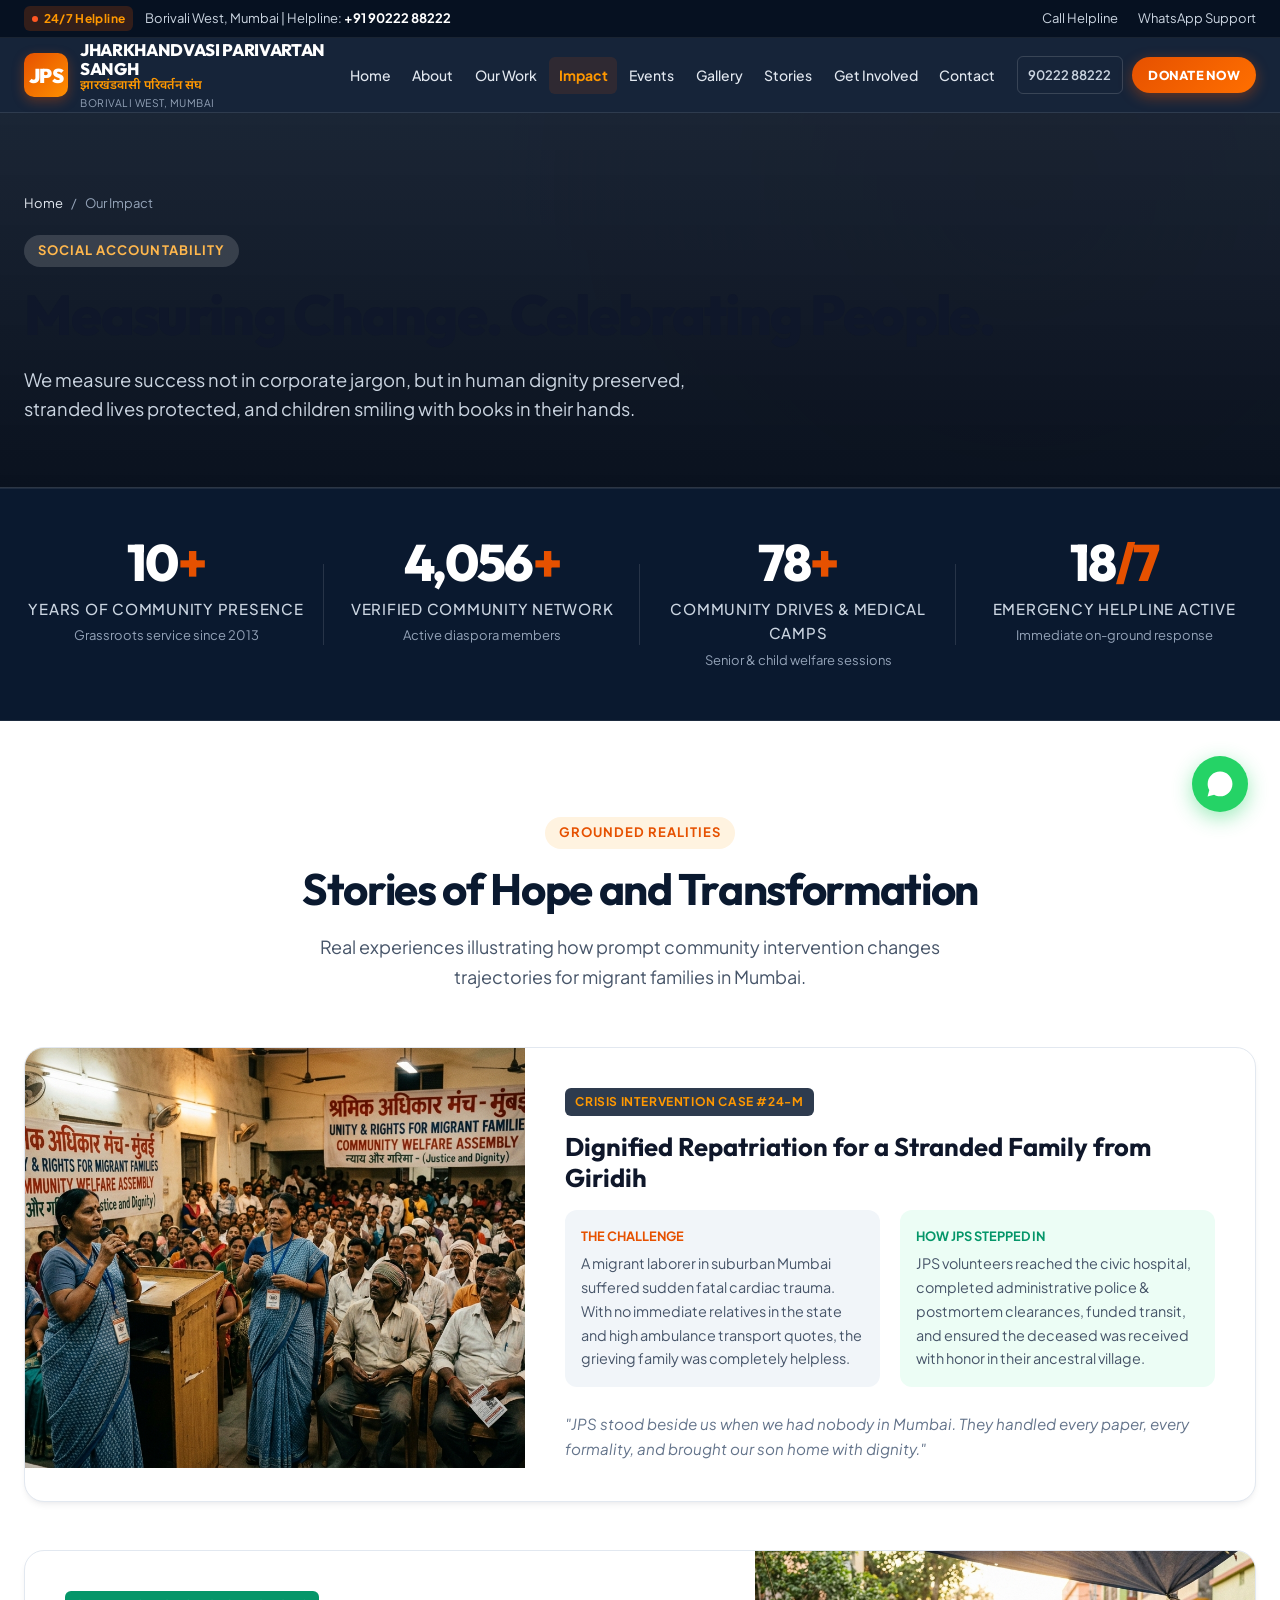
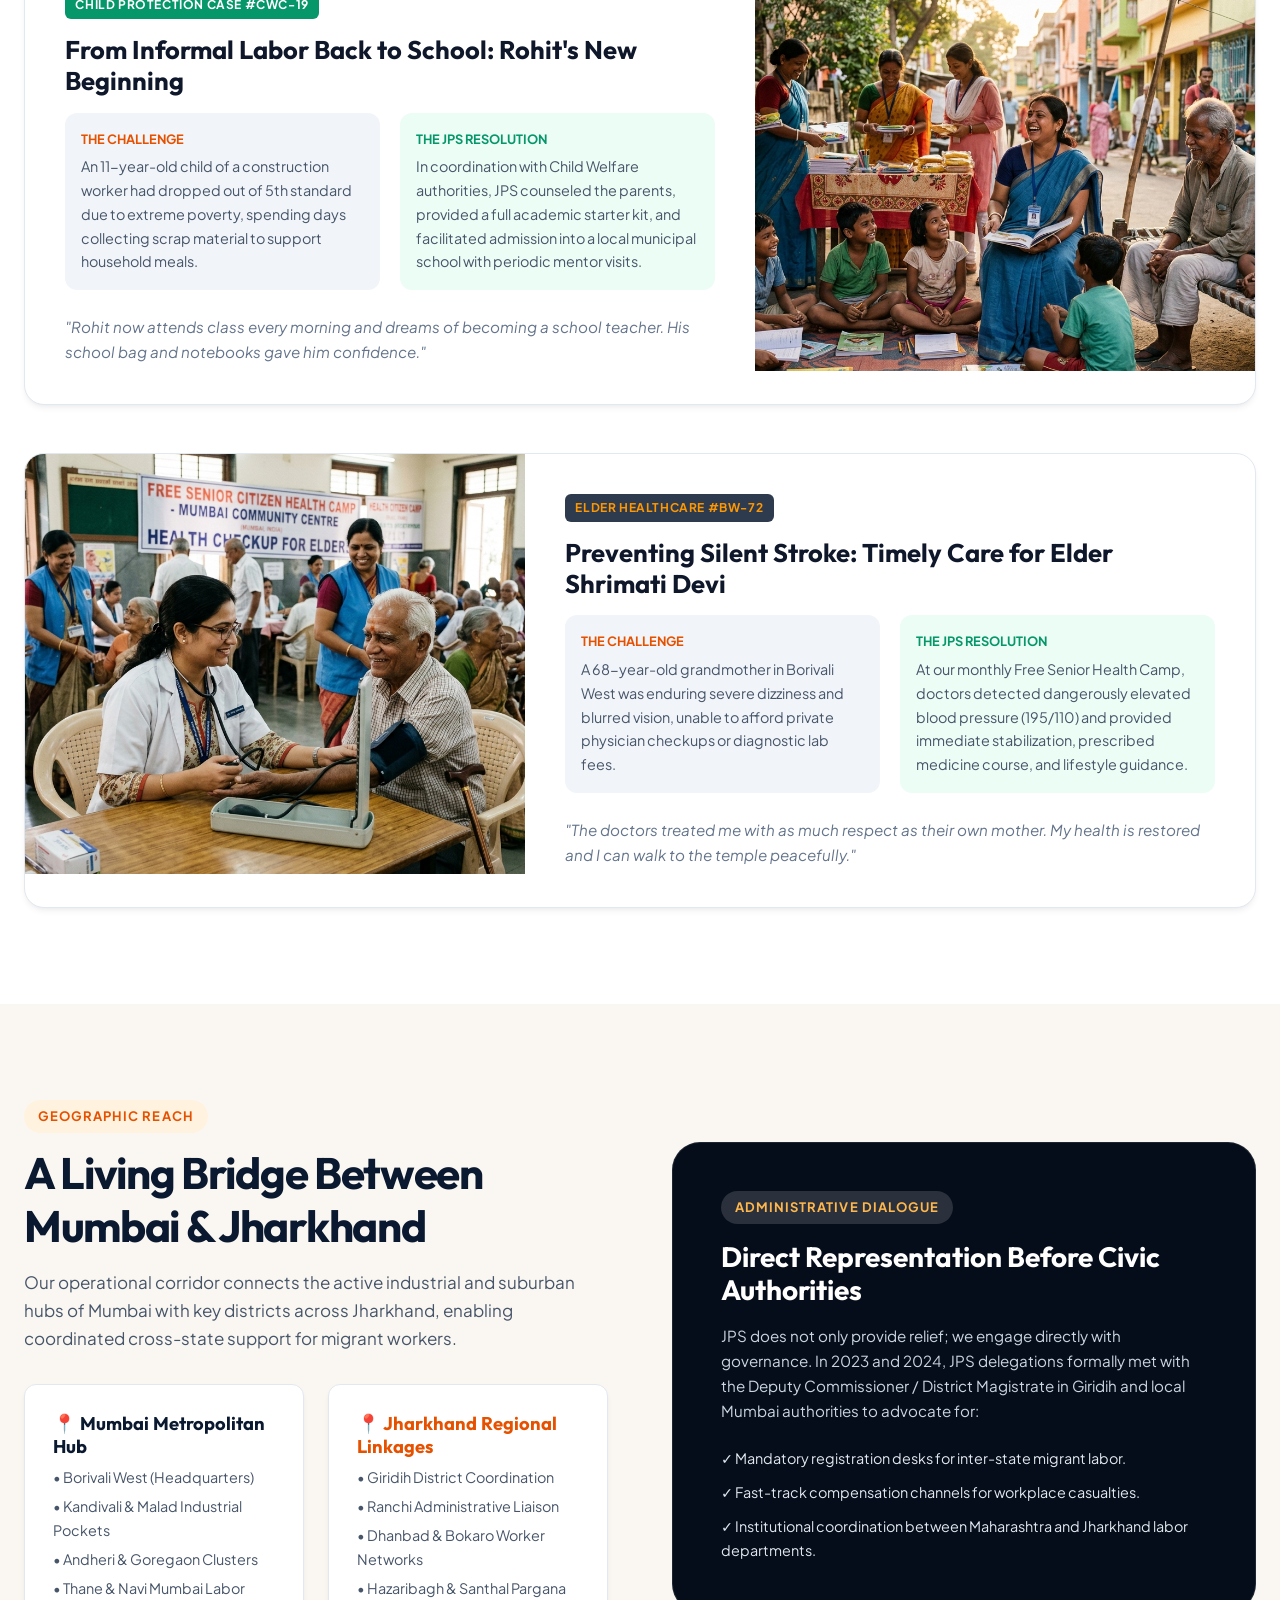
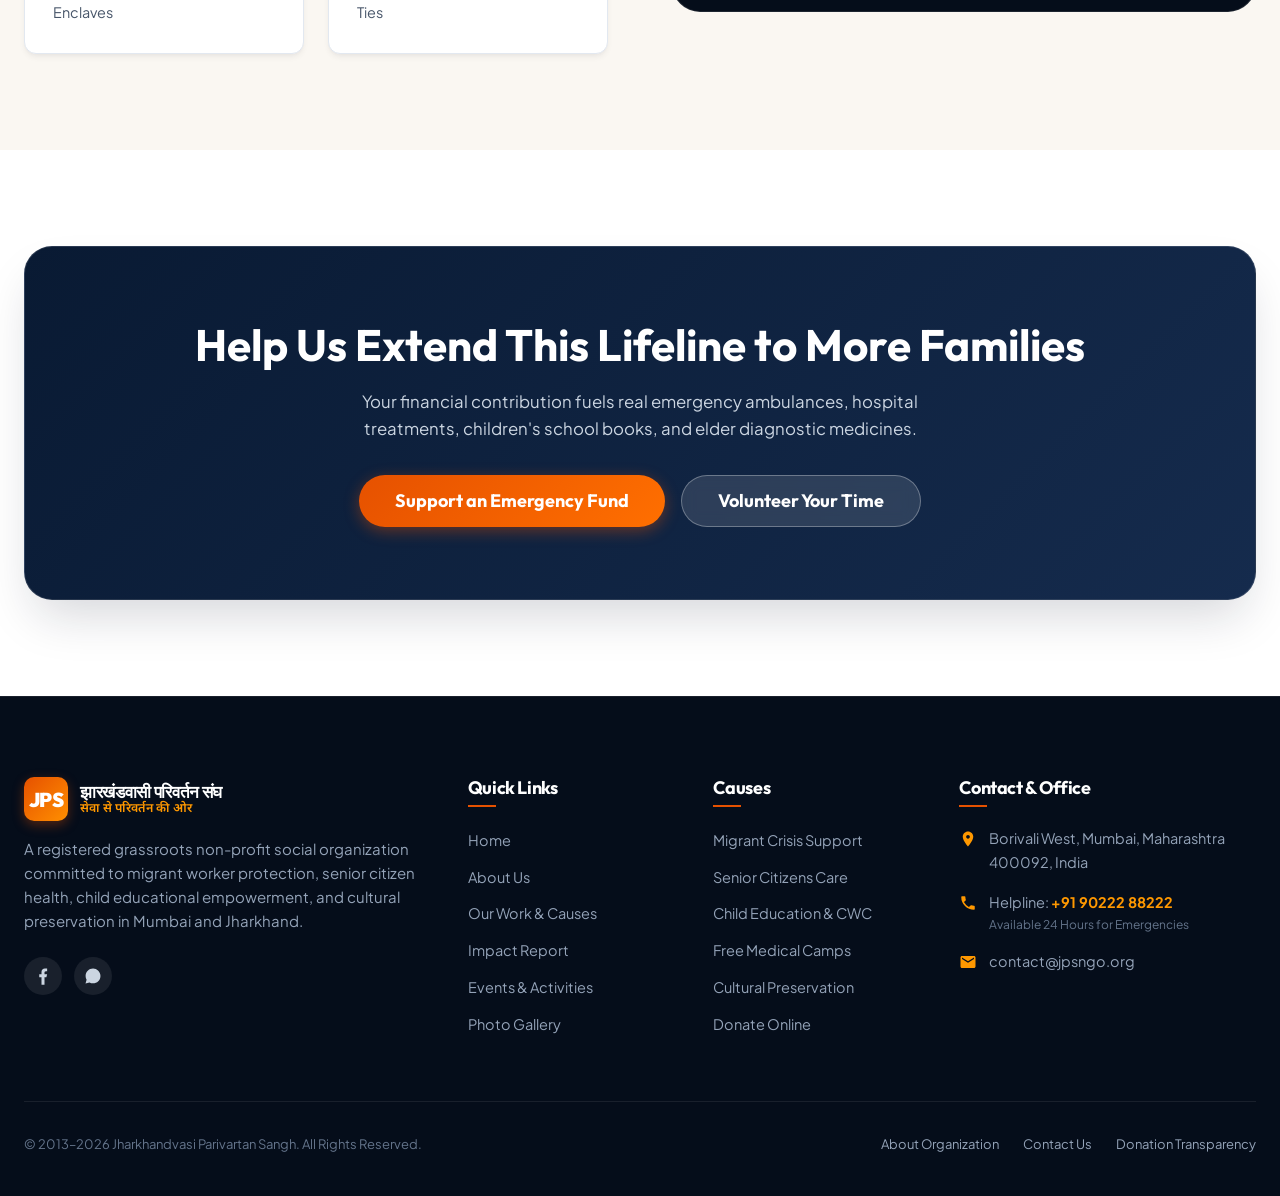
<file: impact.html>
<!DOCTYPE html>
<html lang="en">
<head>
  <meta charset="UTF-8">
  <meta name="viewport" content="width=device-width, initial-scale=1.0">
  <title>Our Impact & Stories | Jharkhandvasi Parivartan Sangh</title>
  <meta name="description" content="Measuring change and celebrating human resilience. Discover verified milestones and real human stories of transformation from JPS Mumbai and Jharkhand.">
  <meta name="keywords" content="NGO impact Mumbai, migrant worker welfare results, senior citizen health impact, child education results, Jharkhandvasi Parivartan Sangh">
  
  <meta property="og:type" content="website">
  <meta property="og:title" content="Our Impact & Stories | Jharkhandvasi Parivartan Sangh">
  <meta property="og:description" content="Measurable grassroots change: 13+ years of dedicated service, 100+ camps, and hundreds of families supported.">
  <meta property="og:image" content="assets/images/community-assembly.jpg">

  <link rel="icon" type="image/x-icon" href="assets/images/favicon.ico">
  <link rel="stylesheet" href="assets/css/style.css">
</head>
<body>

  <!-- PRELOADER -->
  <div id="preloader">
    <div class="preloader-brand">
      <div class="preloader-emblem">JPS</div>
      <h2 class="preloader-title">झारखंडवासी परिवर्तन संघ</h2>
      <p class="preloader-sub">सेवा • सशक्तिकरण • परिवर्तन</p>
    </div>
  </div>

  <!-- TOP STRIP -->
  <div class="top-strip">
    <div class="container top-strip-inner">
      <div class="top-strip-left">
        <span class="top-strip-badge">24/7 Helpline</span>
        <span class="top-strip-text"><span class="top-strip-location">Borivali West, Mumbai | </span>Helpline: <a href="tel:+919022288222" class="top-strip-tel"><strong>+91 90222 88222</strong></a></span>
      </div>
      <div class="top-strip-right">
        <a href="tel:+919022288222" class="top-strip-link">Call Helpline</a>
        <a href="https://wa.me/919022288222" target="_blank" class="top-strip-link">WhatsApp Support</a>
      </div>
    </div>
  </div>

  <!-- HEADER -->
  <header class="site-header">
    <div class="container nav-container">
      <a href="index.html" class="brand-logo" aria-label="JPS Home">
        <div class="brand-emblem">JPS</div>
        <div class="brand-text">
          <span class="brand-name">JHARKHANDVASI PARIVARTAN SANGH</span>
          <span class="brand-hindi">झारखंडवासी परिवर्तन संघ</span>
          <span class="brand-location">Borivali West, Mumbai</span>
        </div>
      </a>

      <nav aria-label="Main Navigation">
        <ul class="nav-menu">
          <li class="nav-item"><a href="index.html" class="nav-link">Home</a></li>
          <li class="nav-item"><a href="about.html" class="nav-link">About</a></li>
          <li class="nav-item"><a href="our-work.html" class="nav-link">Our Work</a></li>
          <li class="nav-item"><a href="impact.html" class="nav-link active">Impact</a></li>
          <li class="nav-item"><a href="events.html" class="nav-link">Events</a></li>
          <li class="nav-item"><a href="gallery.html" class="nav-link">Gallery</a></li>
          <li class="nav-item"><a href="stories.html" class="nav-link">Stories</a></li>
          <li class="nav-item"><a href="get-involved.html" class="nav-link">Get Involved</a></li>
          <li class="nav-item"><a href="contact.html" class="nav-link">Contact</a></li>
        </ul>
      </nav>

      <div class="nav-actions">
        <a href="tel:+919022288222" class="btn-header-call">90222 88222</a>
        <a href="donate.html" class="btn-donate-nav">DONATE NOW</a>
        <button class="mobile-toggle" aria-label="Open Navigation Menu">
          <svg viewBox="0 0 24 24"><path d="M3 18h18v-2H3v2zm0-5h18v-2H3v2zm0-7v2h18V6H3z"/></svg>
        </button>
      </div>
    </div>
  </header>

  <!-- MOBILE DRAWER -->
  <div class="mobile-drawer-overlay"></div>
  <aside class="mobile-drawer" aria-label="Mobile Navigation">
    <div>
      <div class="mobile-drawer-header">
        <div class="brand-logo">
          <div class="brand-emblem">JPS</div>
          <div>
            <div style="font-weight:800; color:#fff; font-size:1rem;">झारखंडवासी परिवर्तन संघ</div>
            <div style="font-size:0.75rem; color:#ff9800;">Borivali West, Mumbai</div>
          </div>
        </div>
        <button class="drawer-close" aria-label="Close Navigation">✕</button>
      </div>
      <ul class="mobile-nav-list">
        <li><a href="index.html" class="mobile-nav-link">Home</a></li>
        <li><a href="about.html" class="mobile-nav-link">About Us</a></li>
        <li><a href="our-work.html" class="mobile-nav-link">Our Work & Causes</a></li>
        <li><a href="impact.html" class="mobile-nav-link active">Our Impact</a></li>
        <li><a href="events.html" class="mobile-nav-link">Events & Activities</a></li>
        <li><a href="gallery.html" class="mobile-nav-link">Photo Gallery</a></li>
        <li><a href="stories.html" class="mobile-nav-link">Stories & News</a></li>
        <li><a href="get-involved.html" class="mobile-nav-link">Get Involved</a></li>
        <li><a href="donate.html" class="mobile-nav-link">Donate Online</a></li>
        <li><a href="contact.html" class="mobile-nav-link">Contact Us</a></li>
      </ul>
    </div>
    <div class="mobile-drawer-footer">
      <a href="donate.html" class="btn btn-primary" style="width:100%; margin-bottom: 0.75rem;">Support Our Work</a>
      <a href="tel:+919022288222" class="btn btn-secondary" style="width:100%;">Call Helpline</a>
    </div>
  </aside>

  <!-- PAGE HERO -->
  <section class="page-hero">
    <div class="container">
      <nav class="breadcrumbs">
        <a href="index.html">Home</a> <span>/</span> <span>Our Impact</span>
      </nav>
      <span class="section-tag light">Social Accountability</span>
      <h1 class="page-hero-title">Measuring Change. Celebrating People.</h1>
      <p class="page-hero-desc">We measure success not in corporate jargon, but in human dignity preserved, stranded lives protected, and children smiling with books in their hands.</p>
    </div>
  </section>

  <!-- ANIMATED METRICS COUNTER -->
  <section class="stats-banner" aria-label="Impact Counters">
    <div class="container">
      <div class="stats-grid">
        <div class="stat-item">
          <div class="stat-number"><span class="stat-counter" data-target="13">0</span><span class="stat-accent">+</span></div>
          <div class="stat-label">Years of Community Presence</div>
          <div class="stat-sub">Grassroots service since 2013</div>
        </div>
        <div class="stat-item">
          <div class="stat-number"><span class="stat-counter" data-target="5200">0</span><span class="stat-accent">+</span></div>
          <div class="stat-label">Verified Community Network</div>
          <div class="stat-sub">Active diaspora members</div>
        </div>
        <div class="stat-item">
          <div class="stat-number"><span class="stat-counter" data-target="100">0</span><span class="stat-accent">+</span></div>
          <div class="stat-label">Community Drives & Medical Camps</div>
          <div class="stat-sub">Senior & child welfare sessions</div>
        </div>
        <div class="stat-item">
          <div class="stat-number"><span class="stat-counter" data-target="24">0</span><span class="stat-accent">/7</span></div>
          <div class="stat-label">Emergency Helpline Active</div>
          <div class="stat-sub">Immediate on-ground response</div>
        </div>
      </div>
    </div>
  </section>

  <!-- DETAILED HUMAN-CENTERED STORIES (BEFORE -> AFTER FRAMEWORK) -->
  <section class="section-py bg-surface">
    <div class="container">
      <div class="text-center mx-auto" style="max-width: 700px; margin-bottom: 3.5rem;">
        <span class="section-tag">Grounded Realities</span>
        <h2 class="section-title">Stories of Hope and Transformation</h2>
        <p class="section-subtitle">Real experiences illustrating how prompt community intervention changes trajectories for migrant families in Mumbai.</p>
      </div>

      <div style="display:flex; flex-direction:column; gap:3rem;">
        
        <!-- Story 1 -->
        <article class="card-work" style="flex-direction:row; flex-wrap:wrap;">
          <div style="flex:1; min-width:320px; max-height:420px; overflow:hidden;">
            <img src="assets/images/community-assembly.jpg" alt="Migrant Laborer Repatriation & Relief" style="width:100%; height:100%; object-fit:cover;">
          </div>
          <div style="flex:1.3; min-width:320px; padding:2.5rem; display:flex; flex-direction:column; justify-content:center;">
            <span class="card-work-category" style="position:static; margin-bottom:1rem; width:fit-content;">Crisis Intervention Case #24-M</span>
            <h3 style="font-size:1.6rem; margin-bottom:1rem;">Dignified Repatriation for a Stranded Family from Giridih</h3>
            
            <div style="display:grid; grid-template-columns:1fr 1fr; gap:1.25rem; margin-bottom:1.5rem;">
              <div style="background:var(--color-surface-soft); padding:1rem; border-radius:var(--radius-md);">
                <div style="color:var(--color-accent); font-weight:700; font-size:0.8rem; text-transform:uppercase;">The Challenge</div>
                <p style="font-size:0.9rem; margin-top:0.35rem; color:var(--color-text-muted);">A migrant laborer in suburban Mumbai suffered sudden fatal cardiac trauma. With no immediate relatives in the state and high ambulance transport quotes, the grieving family was completely helpless.</p>
              </div>
              <div style="background:var(--color-emerald-light); padding:1rem; border-radius:var(--radius-md);">
                <div style="color:var(--color-emerald); font-weight:700; font-size:0.8rem; text-transform:uppercase;">How JPS Stepped In</div>
                <p style="font-size:0.9rem; margin-top:0.35rem; color:var(--color-text-muted);">JPS volunteers reached the civic hospital, completed administrative police & postmortem clearances, funded transit, and ensured the deceased was received with honor in their ancestral village.</p>
              </div>
            </div>

            <p style="font-size:0.95rem; font-style:italic; color:var(--color-text-subtle);">
              "JPS stood beside us when we had nobody in Mumbai. They handled every paper, every formality, and brought our son home with dignity."
            </p>
          </div>
        </article>

        <!-- Story 2 -->
        <article class="card-work" style="flex-direction:row-reverse; flex-wrap:wrap;">
          <div style="flex:1; min-width:320px; max-height:420px; overflow:hidden;">
            <img src="assets/images/hero-education.jpg" alt="Child Education Rehabilitation Support" style="width:100%; height:100%; object-fit:cover;">
          </div>
          <div style="flex:1.3; min-width:320px; padding:2.5rem; display:flex; flex-direction:column; justify-content:center;">
            <span class="card-work-category" style="position:static; margin-bottom:1rem; width:fit-content; background:var(--color-emerald); color:#fff;">Child Protection Case #CWC-19</span>
            <h3 style="font-size:1.6rem; margin-bottom:1rem;">From Informal Labor Back to School: Rohit's New Beginning</h3>
            
            <div style="display:grid; grid-template-columns:1fr 1fr; gap:1.25rem; margin-bottom:1.5rem;">
              <div style="background:var(--color-surface-soft); padding:1rem; border-radius:var(--radius-md);">
                <div style="color:var(--color-accent); font-weight:700; font-size:0.8rem; text-transform:uppercase;">The Challenge</div>
                <p style="font-size:0.9rem; margin-top:0.35rem; color:var(--color-text-muted);">An 11-year-old child of a construction worker had dropped out of 5th standard due to extreme poverty, spending days collecting scrap material to support household meals.</p>
              </div>
              <div style="background:var(--color-emerald-light); padding:1rem; border-radius:var(--radius-md);">
                <div style="color:var(--color-emerald); font-weight:700; font-size:0.8rem; text-transform:uppercase;">The JPS Resolution</div>
                <p style="font-size:0.9rem; margin-top:0.35rem; color:var(--color-text-muted);">In coordination with Child Welfare authorities, JPS counseled the parents, provided a full academic starter kit, and facilitated admission into a local municipal school with periodic mentor visits.</p>
              </div>
            </div>

            <p style="font-size:0.95rem; font-style:italic; color:var(--color-text-subtle);">
              "Rohit now attends class every morning and dreams of becoming a school teacher. His school bag and notebooks gave him confidence."
            </p>
          </div>
        </article>

        <!-- Story 3 -->
        <article class="card-work" style="flex-direction:row; flex-wrap:wrap;">
          <div style="flex:1; min-width:320px; max-height:420px; overflow:hidden;">
            <img src="assets/images/senior-health.jpg" alt="Senior Citizen Diagnostic Health Care Borivali" style="width:100%; height:100%; object-fit:cover;">
          </div>
          <div style="flex:1.3; min-width:320px; padding:2.5rem; display:flex; flex-direction:column; justify-content:center;">
            <span class="card-work-category" style="position:static; margin-bottom:1rem; width:fit-content;">Elder Healthcare #BW-72</span>
            <h3 style="font-size:1.6rem; margin-bottom:1rem;">Preventing Silent Stroke: Timely Care for Elder Shrimati Devi</h3>
            
            <div style="display:grid; grid-template-columns:1fr 1fr; gap:1.25rem; margin-bottom:1.5rem;">
              <div style="background:var(--color-surface-soft); padding:1rem; border-radius:var(--radius-md);">
                <div style="color:var(--color-accent); font-weight:700; font-size:0.8rem; text-transform:uppercase;">The Challenge</div>
                <p style="font-size:0.9rem; margin-top:0.35rem; color:var(--color-text-muted);">A 68-year-old grandmother in Borivali West was enduring severe dizziness and blurred vision, unable to afford private physician checkups or diagnostic lab fees.</p>
              </div>
              <div style="background:var(--color-emerald-light); padding:1rem; border-radius:var(--radius-md);">
                <div style="color:var(--color-emerald); font-weight:700; font-size:0.8rem; text-transform:uppercase;">The JPS Resolution</div>
                <p style="font-size:0.9rem; margin-top:0.35rem; color:var(--color-text-muted);">At our monthly Free Senior Health Camp, doctors detected dangerously elevated blood pressure (195/110) and provided immediate stabilization, prescribed medicine course, and lifestyle guidance.</p>
              </div>
            </div>

            <p style="font-size:0.95rem; font-style:italic; color:var(--color-text-subtle);">
              "The doctors treated me with as much respect as their own mother. My health is restored and I can walk to the temple peacefully."
            </p>
          </div>
        </article>

      </div>
    </div>
  </section>

  <!-- GEOGRAPHIC FOOTPRINT & ADMINISTRATIVE REACH -->
  <section class="section-py bg-surface-warm">
    <div class="container">
      <div class="split-grid">
        <div>
          <span class="section-tag">Geographic Reach</span>
          <h2 class="section-title">A Living Bridge Between Mumbai & Jharkhand</h2>
          <p style="margin-bottom: 1.25rem;">Our operational corridor connects the active industrial and suburban hubs of Mumbai with key districts across Jharkhand, enabling coordinated cross-state support for migrant workers.</p>
          
          <div style="display:grid; grid-template-columns:1fr 1fr; gap:1.5rem; margin-top:2rem;">
            <div class="timeline-card">
              <h4 style="color:var(--color-primary); font-size:1.15rem; margin-bottom:0.5rem;">📍 Mumbai Metropolitan Hub</h4>
              <ul style="list-style:none; font-size:0.9rem; color:var(--color-text-muted); display:flex; flex-direction:column; gap:0.35rem;">
                <li>• Borivali West (Headquarters)</li>
                <li>• Kandivali & Malad Industrial Pockets</li>
                <li>• Andheri & Goregaon Clusters</li>
                <li>• Thane & Navi Mumbai Labor Enclaves</li>
              </ul>
            </div>

            <div class="timeline-card">
              <h4 style="color:var(--color-accent); font-size:1.15rem; margin-bottom:0.5rem;">📍 Jharkhand Regional Linkages</h4>
              <ul style="list-style:none; font-size:0.9rem; color:var(--color-text-muted); display:flex; flex-direction:column; gap:0.35rem;">
                <li>• Giridih District Coordination</li>
                <li>• Ranchi Administrative Liaison</li>
                <li>• Dhanbad & Bokaro Worker Networks</li>
                <li>• Hazaribagh & Santhal Pargana Ties</li>
              </ul>
            </div>
          </div>
        </div>

        <div style="background:var(--color-primary-dark); padding:3rem; border-radius:var(--radius-xl); color:#fff; border:1px solid rgba(255,255,255,0.1);">
          <span class="section-tag light" style="margin-bottom:1rem;">Administrative Dialogue</span>
          <h3 style="color:#fff; font-size:1.75rem; margin-bottom:1rem;">Direct Representation Before Civic Authorities</h3>
          <p style="color:#cbd5e1; font-size:0.95rem; margin-bottom:1.5rem;">
            JPS does not only provide relief; we engage directly with governance. In 2023 and 2024, JPS delegations formally met with the Deputy Commissioner / District Magistrate in Giridih and local Mumbai authorities to advocate for:
          </p>
          <ul style="list-style:none; color:#e2e8f0; font-size:0.9rem; display:flex; flex-direction:column; gap:0.65rem;">
            <li>✓ Mandatory registration desks for inter-state migrant labor.</li>
            <li>✓ Fast-track compensation channels for workplace casualties.</li>
            <li>✓ Institutional coordination between Maharashtra and Jharkhand labor departments.</li>
          </ul>
        </div>
      </div>
    </div>
  </section>

  <!-- CTA -->
  <section class="section-py bg-surface text-center">
    <div class="container">
      <div class="donation-banner-cta" style="background:linear-gradient(135deg, #091a33 0%, #152b4d 100%);">
        <h2 style="color:#fff; font-size:clamp(2rem, 3.5vw, 2.75rem); margin-bottom:1rem;">Help Us Extend This Lifeline to More Families</h2>
        <p style="color:#cbd5e1; max-width:640px; margin:0 auto 2rem; font-size:1.05rem;">Your financial contribution fuels real emergency ambulances, hospital treatments, children's school books, and elder diagnostic medicines.</p>
        <div style="display:flex; justify-content:center; gap:1rem; flex-wrap:wrap;">
          <a href="donate.html" class="btn btn-primary btn-lg">Support an Emergency Fund</a>
          <a href="get-involved.html" class="btn btn-secondary btn-lg">Volunteer Your Time</a>
        </div>
      </div>
    </div>
  </section>

  <!-- FOOTER -->
  <footer class="site-footer">
    <div class="container">
      <div class="footer-grid">
        <div class="footer-about">
          <div class="brand-logo">
            <div class="brand-emblem">JPS</div>
            <div class="brand-text">
              <span class="brand-name" style="font-size:1.05rem;">झारखंडवासी परिवर्तन संघ</span>
              <span class="brand-hindi" style="color:#ff9800;">सेवा से परिवर्तन की ओर</span>
            </div>
          </div>
          <p>A registered grassroots non-profit social organization committed to migrant worker protection, senior citizen health, child educational empowerment, and cultural preservation in Mumbai and Jharkhand.</p>
          <div class="social-icons-row">
            <a href="https://www.facebook.com/share/1EL6NNUDB8/" target="_blank" class="social-icon-btn" aria-label="Facebook">
              <svg viewBox="0 0 24 24"><path d="M14 13.5h2.5l1-4H14v-2c0-1.03 0-2 2-2h1.5V2.14c-.326-.043-1.52-.14-2.89-.14-2.87 0-4.61 1.74-4.61 4.75v2.75h-3v4h3v10h4v-10z"/></svg>
            </a>
            <a href="https://wa.me/919022288222" target="_blank" class="social-icon-btn" aria-label="WhatsApp">
              <svg viewBox="0 0 24 24"><path d="M12.04 2c-5.46 0-9.91 4.45-9.91 9.91 0 1.75.46 3.45 1.32 4.95L2.05 22l5.25-1.38c1.45.79 3.08 1.21 4.74 1.21 5.46 0 9.91-4.45 9.91-9.91 0-2.65-1.03-5.14-2.9-7.01A9.816 9.816 0 0012.04 2z"/></svg>
            </a>
          </div>
        </div>

        <div>
          <h4 class="footer-heading">Quick Links</h4>
          <ul class="footer-links">
            <li><a href="index.html" class="footer-link">Home</a></li>
            <li><a href="about.html" class="footer-link">About Us</a></li>
            <li><a href="our-work.html" class="footer-link">Our Work & Causes</a></li>
            <li><a href="impact.html" class="footer-link">Impact Report</a></li>
            <li><a href="events.html" class="footer-link">Events & Activities</a></li>
            <li><a href="gallery.html" class="footer-link">Photo Gallery</a></li>
          </ul>
        </div>

        <div>
          <h4 class="footer-heading">Causes</h4>
          <ul class="footer-links">
            <li><a href="our-work.html#migrants" class="footer-link">Migrant Crisis Support</a></li>
            <li><a href="our-work.html#seniors" class="footer-link">Senior Citizens Care</a></li>
            <li><a href="our-work.html#education" class="footer-link">Child Education & CWC</a></li>
            <li><a href="our-work.html#health" class="footer-link">Free Medical Camps</a></li>
            <li><a href="our-work.html#culture" class="footer-link">Cultural Preservation</a></li>
            <li><a href="donate.html" class="footer-link">Donate Online</a></li>
          </ul>
        </div>

        <div>
          <h4 class="footer-heading">Contact & Office</h4>
          <div class="footer-contact-item">
            <svg viewBox="0 0 24 24"><path d="M12 2C8.13 2 5 5.13 5 9c0 5.25 7 13 7 13s7-7.75 7-13c0-3.87-3.13-7-7-7zm0 9.5c-1.38 0-2.5-1.12-2.5-2.5s1.12-2.5 2.5-2.5 2.5 1.12 2.5 2.5-1.12 2.5-2.5 2.5z"/></svg>
            <span>Borivali West, Mumbai, Maharashtra 400092, India</span>
          </div>
          <div class="footer-contact-item">
            <svg viewBox="0 0 24 24"><path d="M6.62 10.79a15.053 15.053 0 006.59 6.59l2.2-2.2a1 1 0 011.01-.24c1.12.37 2.33.57 3.58.57.55 0 1 .45 1 1V20a1 1 0 01-1 1A17 17 0 013 4a1 1 0 011-1h3.5a1 1 0 011 1c0 1.25.2 2.45.57 3.57.11.35.03.74-.25 1.02l-2.2 2.2z"/></svg>
            <div>
              <div>Helpline: <a href="tel:+919022288222" style="color:#ff9800; font-weight:700;">+91 90222 88222</a></div>
              <div style="font-size:0.75rem; color:#64748b;">Available 24 Hours for Emergencies</div>
            </div>
          </div>
          <div class="footer-contact-item">
            <svg viewBox="0 0 24 24"><path d="M20 4H4c-1.1 0-1.99.9-1.99 2L2 18c0 1.1.9 2 2 2h16c1.1 0 2-.9 2-2V6c0-1.1-.9-2-2-2zm0 4l-8 5-8-5V6l8 5 8-5v2z"/></svg>
            <span>contact@jpsngo.org</span>
          </div>
        </div>
      </div>

      <div class="footer-bottom">
        <div>© 2013–2026 Jharkhandvasi Parivartan Sangh. All Rights Reserved.</div>
        <div style="display:flex; gap:1.5rem;">
          <a href="about.html">About Organization</a>
          <a href="contact.html">Contact Us</a>
          <a href="donate.html">Donation Transparency</a>
        </div>
      </div>
    </div>
  </footer>

  <!-- FLOATING WIDGETS -->
  <div class="floating-widgets">
    <a href="https://wa.me/919022288222?text=Hello,%20I%20would%20like%20to%20know%20more%20about%20Jharkhandvasi%20Parivartan%20Sangh." target="_blank" class="btn-float-whatsapp" aria-label="Chat on WhatsApp">
      <span class="whatsapp-tooltip">Chat on WhatsApp: +91 90222 88222</span>
      <svg viewBox="0 0 24 24"><path d="M12.04 2c-5.46 0-9.91 4.45-9.91 9.91 0 1.75.46 3.45 1.32 4.95L2.05 22l5.25-1.38c1.45.79 3.08 1.21 4.74 1.21 5.46 0 9.91-4.45 9.91-9.91 0-2.65-1.03-5.14-2.9-7.01A9.816 9.816 0 0012.04 2z"/></svg>
    </a>
    <button class="btn-back-to-top" aria-label="Back to Top">
      <svg viewBox="0 0 24 24"><path d="M7.41 15.41L12 10.83l4.59 4.58L18 14l-6-6-6 6z"/></svg>
    </button>
  </div>

  <script src="assets/js/main.js"></script>
</body>
</html>
</file>
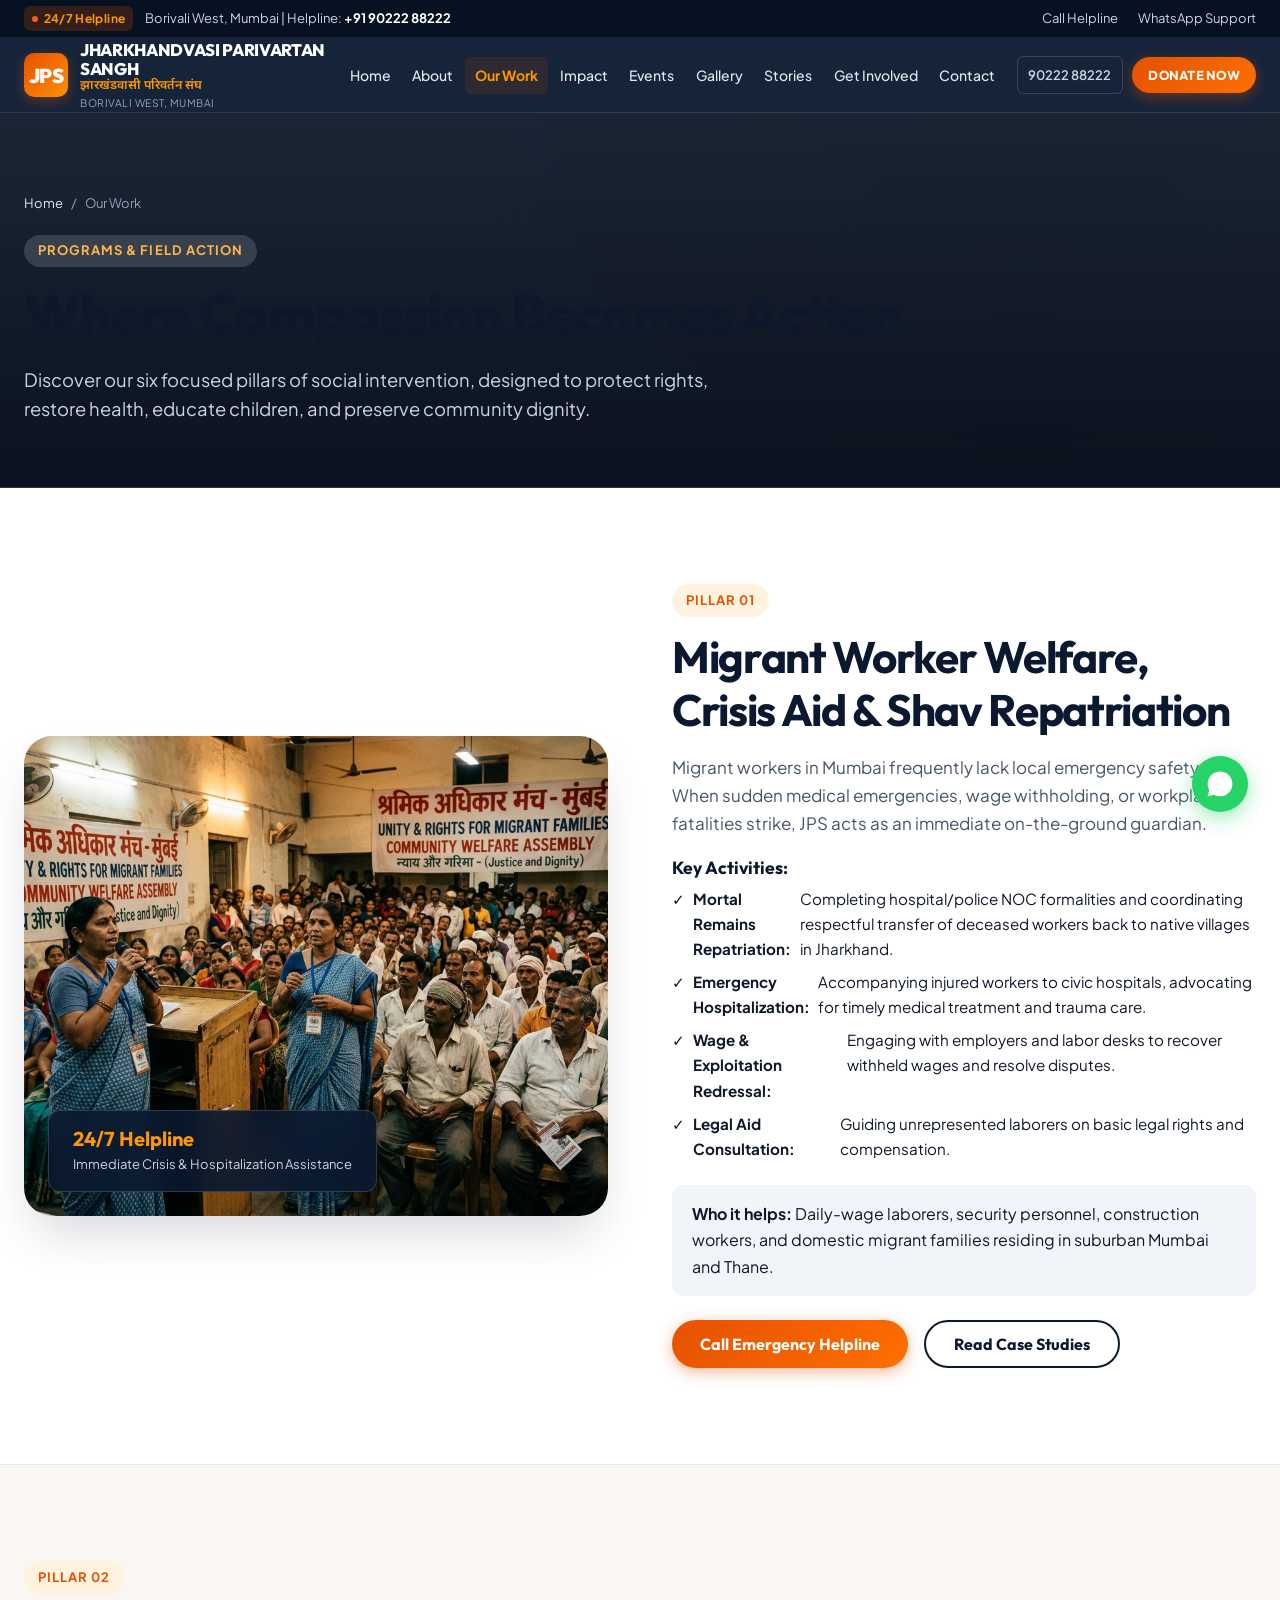
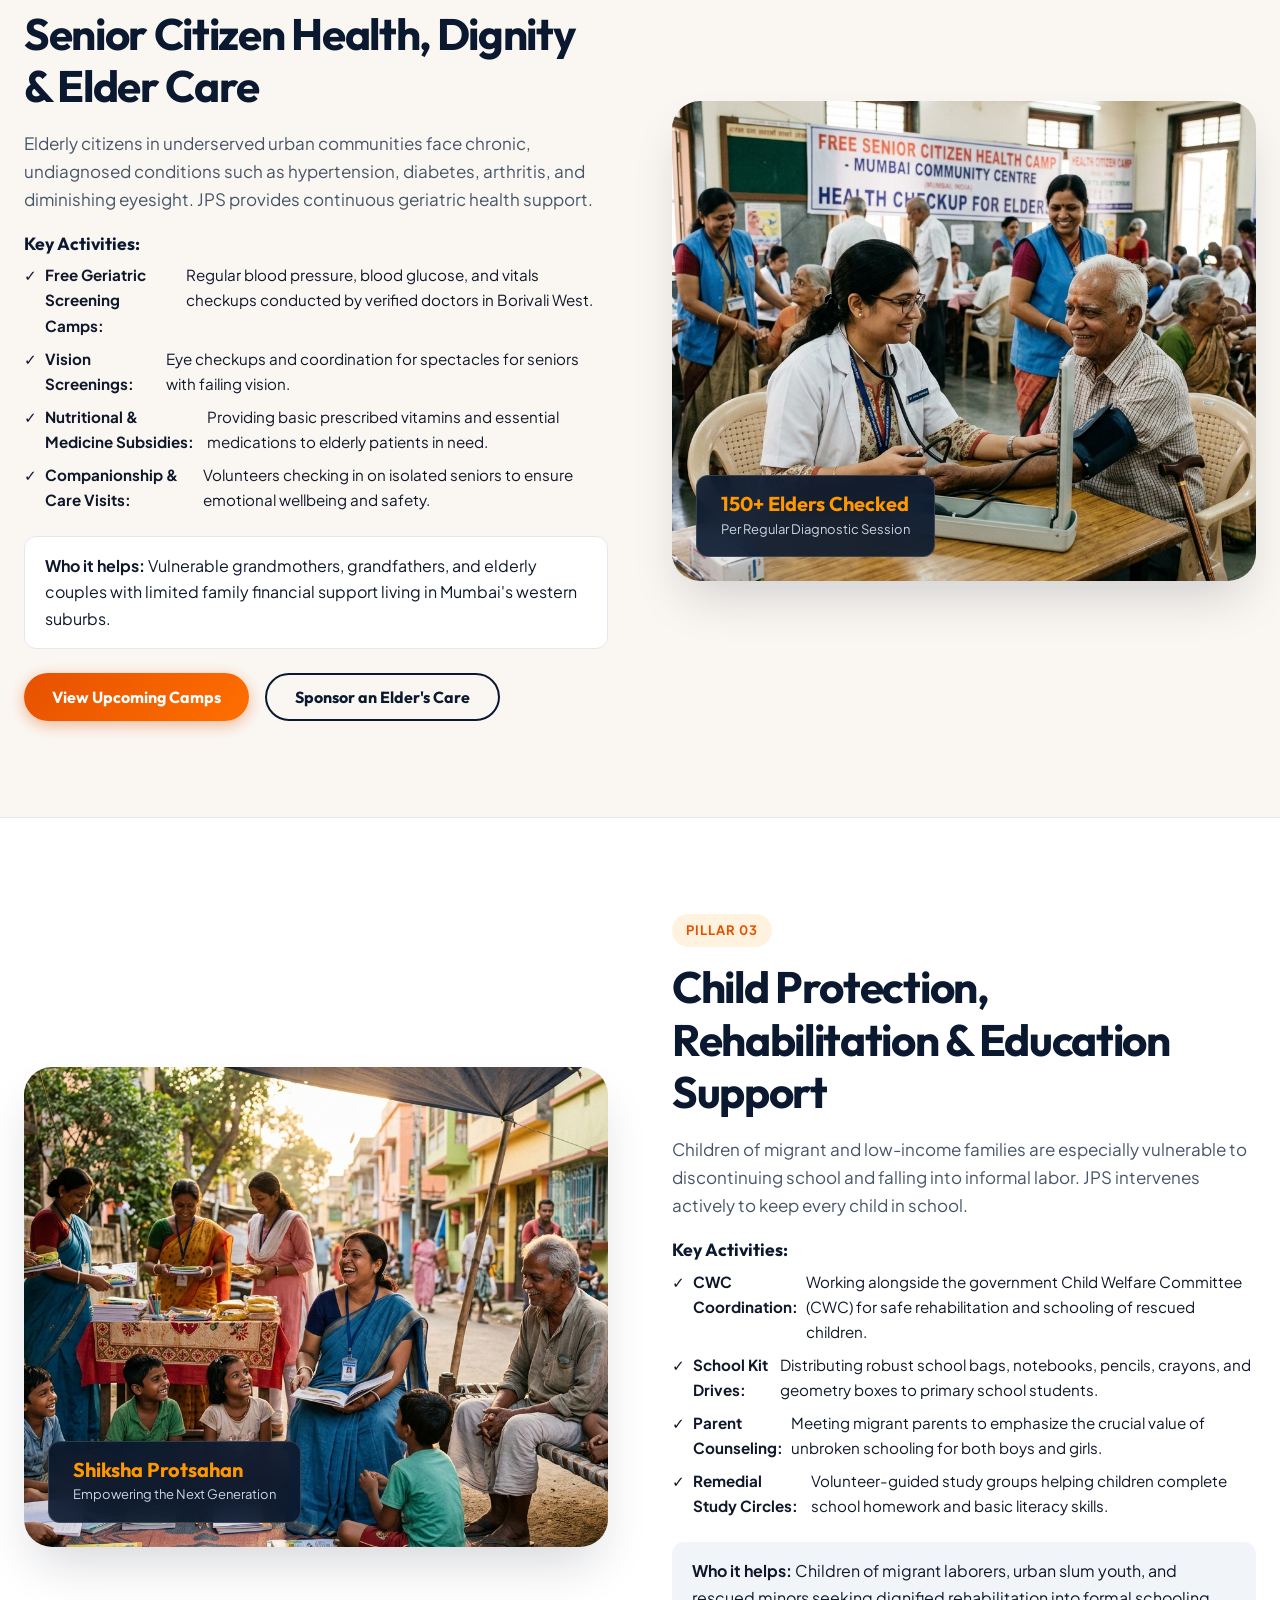
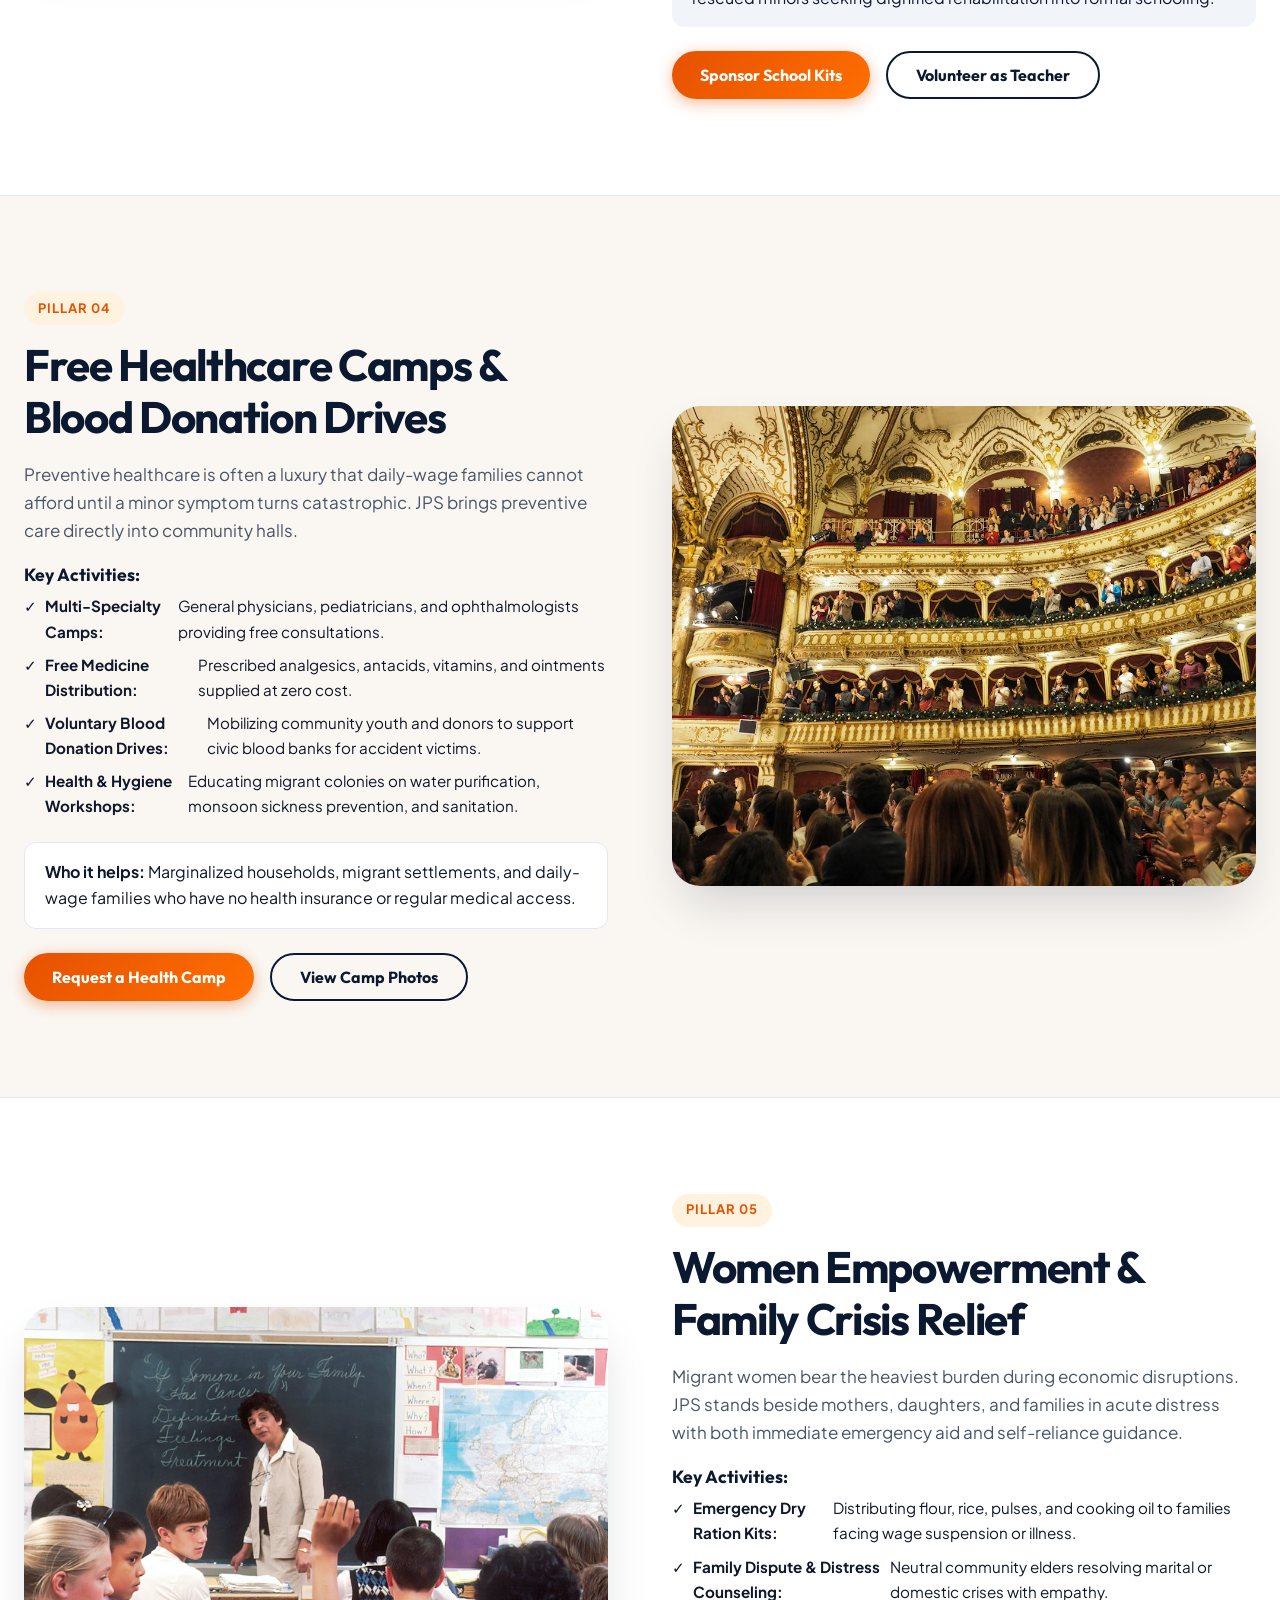
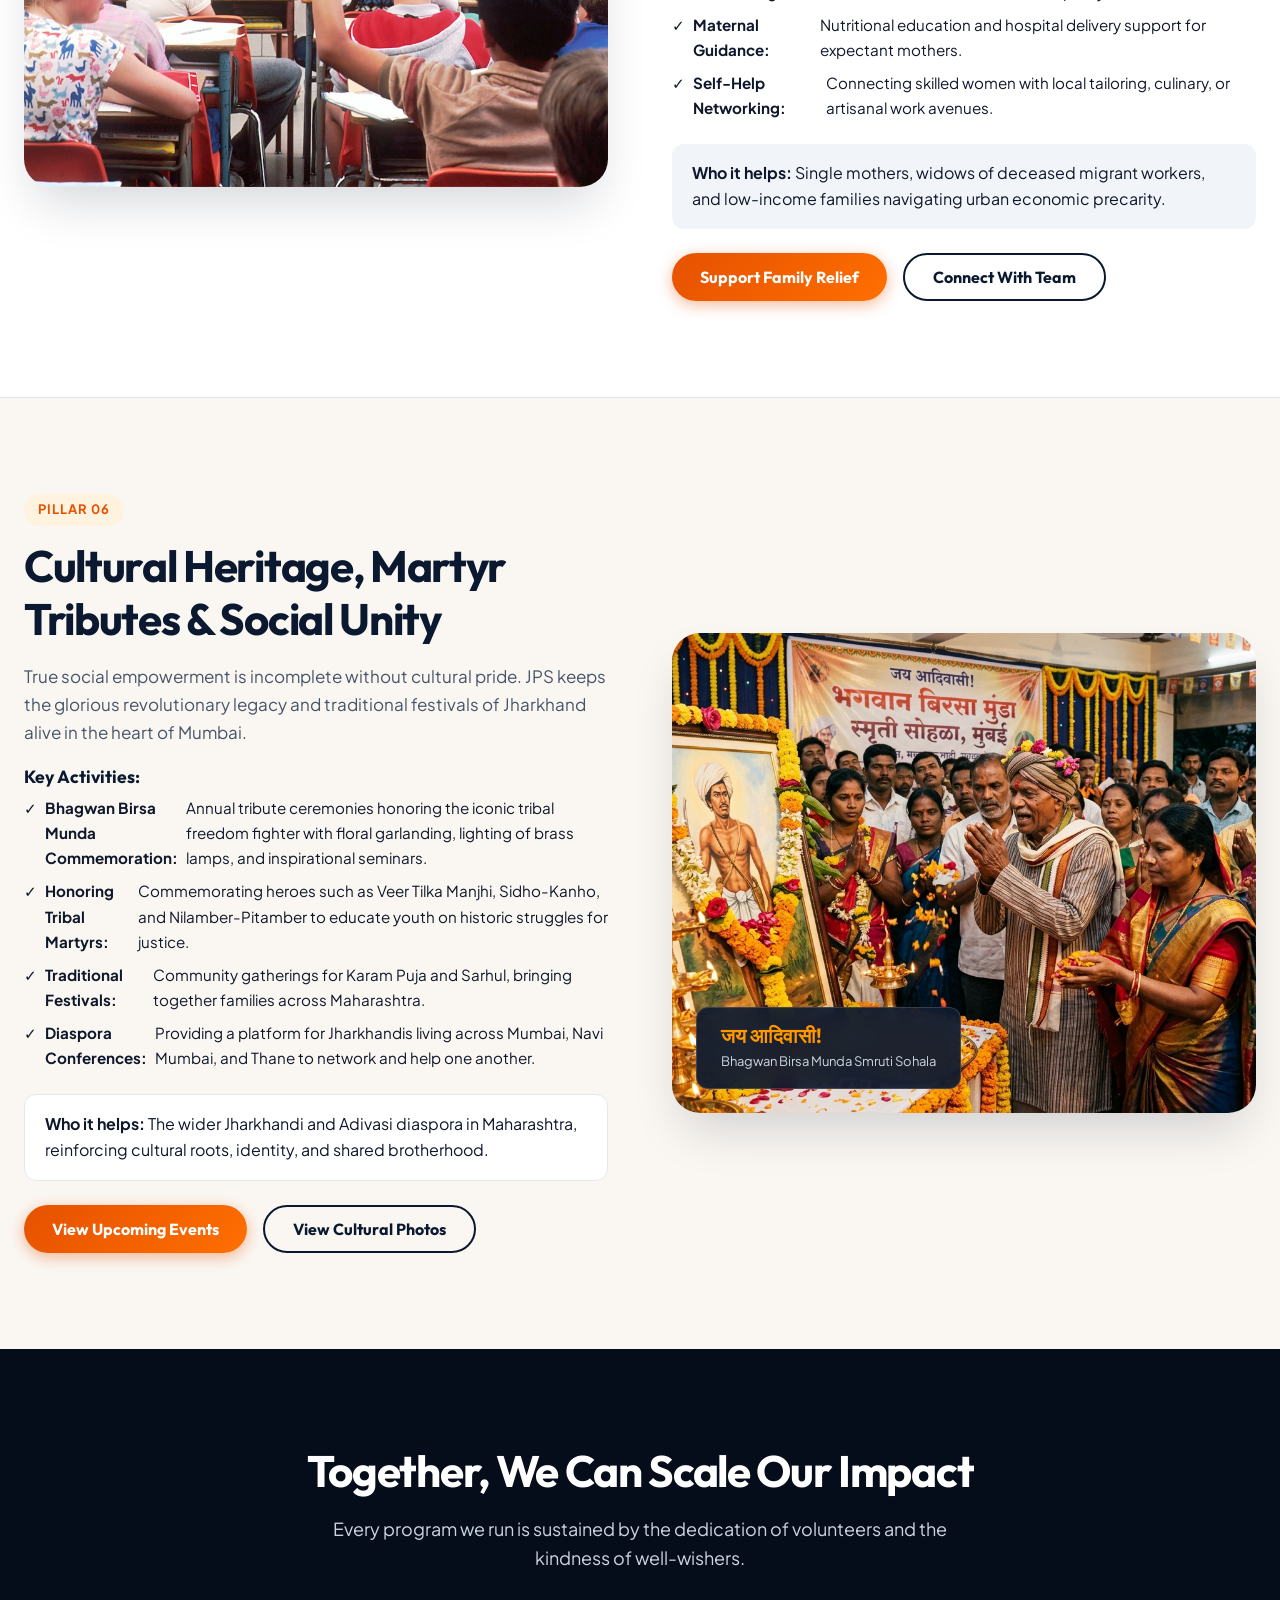
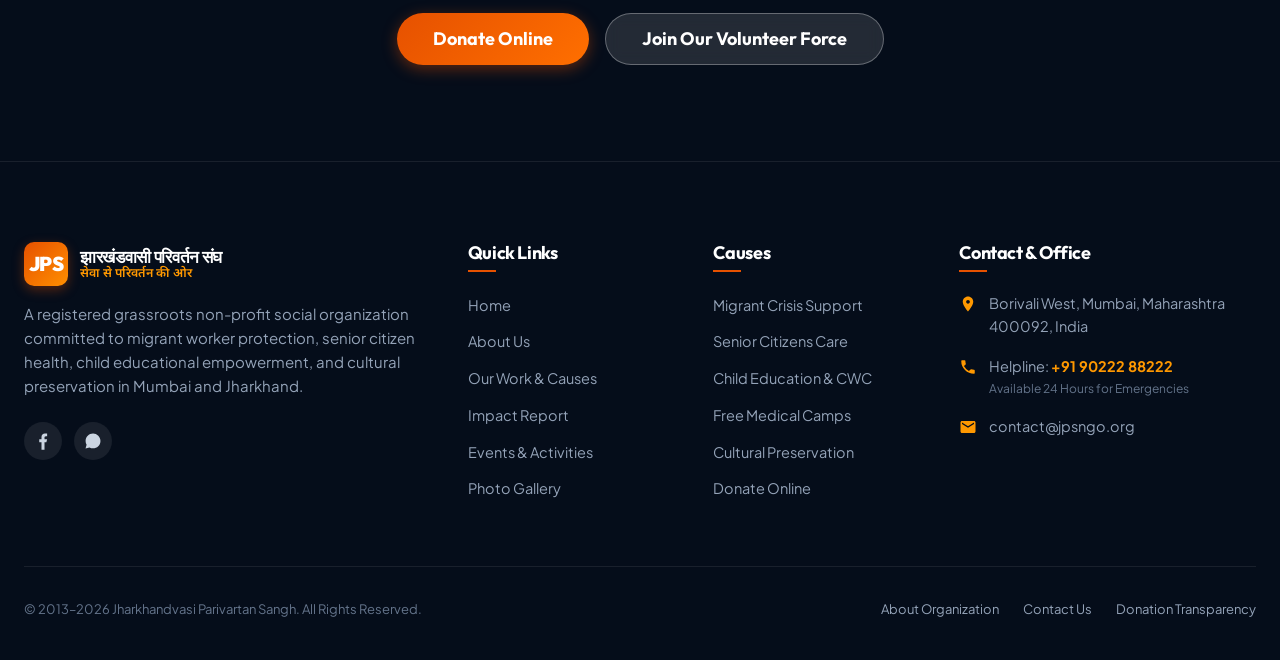
<file: our-work.html>
<!DOCTYPE html>
<html lang="en">
<head>
  <meta charset="UTF-8">
  <meta name="viewport" content="width=device-width, initial-scale=1.0">
  <title>Our Work & Causes | Jharkhandvasi Parivartan Sangh</title>
  <meta name="description" content="Explore the comprehensive grassroots initiatives of JPS: Migrant worker 24/7 emergency aid, senior citizen healthcare in Borivali, child education with CWC, and cultural commemorations.">
  <meta name="keywords" content="NGO programs Mumbai, migrant worker help Borivali, free medical camp Mumbai, child education NGO, Birsa Munda tribute Mumbai">
  
  <meta property="og:type" content="website">
  <meta property="og:title" content="Our Work & Causes | Jharkhandvasi Parivartan Sangh">
  <meta property="og:description" content="Where compassion becomes action: 6 core welfare pillars supporting thousands in Mumbai and Jharkhand.">
  <meta property="og:image" content="assets/images/hero-education.jpg">

  <link rel="icon" type="image/x-icon" href="assets/images/favicon.ico">
  <link rel="stylesheet" href="assets/css/style.css">
</head>
<body>

  <!-- PRELOADER -->
  <div id="preloader">
    <div class="preloader-brand">
      <div class="preloader-emblem">JPS</div>
      <h2 class="preloader-title">झारखंडवासी परिवर्तन संघ</h2>
      <p class="preloader-sub">सेवा • सशक्तिकरण • परिवर्तन</p>
    </div>
  </div>

  <!-- TOP EMERGENCY STRIP -->
  <div class="top-strip">
    <div class="container top-strip-inner">
      <div class="top-strip-left">
        <span class="top-strip-badge">24/7 Helpline</span>
        <span class="top-strip-text"><span class="top-strip-location">Borivali West, Mumbai | </span>Helpline: <a href="tel:+919022288222" class="top-strip-tel"><strong>+91 90222 88222</strong></a></span>
      </div>
      <div class="top-strip-right">
        <a href="tel:+919022288222" class="top-strip-link">Call Helpline</a>
        <a href="https://wa.me/919022288222" target="_blank" class="top-strip-link">WhatsApp Support</a>
      </div>
    </div>
  </div>

  <!-- STICKY SITE HEADER -->
  <header class="site-header">
    <div class="container nav-container">
      <a href="index.html" class="brand-logo" aria-label="JPS Home">
        <div class="brand-emblem">JPS</div>
        <div class="brand-text">
          <span class="brand-name">JHARKHANDVASI PARIVARTAN SANGH</span>
          <span class="brand-hindi">झारखंडवासी परिवर्तन संघ</span>
          <span class="brand-location">Borivali West, Mumbai</span>
        </div>
      </a>

      <nav aria-label="Main Navigation">
        <ul class="nav-menu">
          <li class="nav-item"><a href="index.html" class="nav-link">Home</a></li>
          <li class="nav-item"><a href="about.html" class="nav-link">About</a></li>
          <li class="nav-item"><a href="our-work.html" class="nav-link active">Our Work</a></li>
          <li class="nav-item"><a href="impact.html" class="nav-link">Impact</a></li>
          <li class="nav-item"><a href="events.html" class="nav-link">Events</a></li>
          <li class="nav-item"><a href="gallery.html" class="nav-link">Gallery</a></li>
          <li class="nav-item"><a href="stories.html" class="nav-link">Stories</a></li>
          <li class="nav-item"><a href="get-involved.html" class="nav-link">Get Involved</a></li>
          <li class="nav-item"><a href="contact.html" class="nav-link">Contact</a></li>
        </ul>
      </nav>

      <div class="nav-actions">
        <a href="tel:+919022288222" class="btn-header-call">90222 88222</a>
        <a href="donate.html" class="btn-donate-nav">DONATE NOW</a>
        <button class="mobile-toggle" aria-label="Open Navigation Menu">
          <svg viewBox="0 0 24 24"><path d="M3 18h18v-2H3v2zm0-5h18v-2H3v2zm0-7v2h18V6H3z"/></svg>
        </button>
      </div>
    </div>
  </header>

  <!-- MOBILE DRAWER -->
  <div class="mobile-drawer-overlay"></div>
  <aside class="mobile-drawer" aria-label="Mobile Navigation">
    <div>
      <div class="mobile-drawer-header">
        <div class="brand-logo">
          <div class="brand-emblem">JPS</div>
          <div>
            <div style="font-weight:800; color:#fff; font-size:1rem;">झारखंडवासी परिवर्तन संघ</div>
            <div style="font-size:0.75rem; color:#ff9800;">Borivali West, Mumbai</div>
          </div>
        </div>
        <button class="drawer-close" aria-label="Close Navigation">✕</button>
      </div>
      <ul class="mobile-nav-list">
        <li><a href="index.html" class="mobile-nav-link">Home</a></li>
        <li><a href="about.html" class="mobile-nav-link">About Us</a></li>
        <li><a href="our-work.html" class="mobile-nav-link active">Our Work & Causes</a></li>
        <li><a href="impact.html" class="mobile-nav-link">Our Impact</a></li>
        <li><a href="events.html" class="mobile-nav-link">Events & Activities</a></li>
        <li><a href="gallery.html" class="mobile-nav-link">Photo Gallery</a></li>
        <li><a href="stories.html" class="mobile-nav-link">Stories & News</a></li>
        <li><a href="get-involved.html" class="mobile-nav-link">Get Involved</a></li>
        <li><a href="donate.html" class="mobile-nav-link">Donate Online</a></li>
        <li><a href="contact.html" class="mobile-nav-link">Contact Us</a></li>
      </ul>
    </div>
    <div class="mobile-drawer-footer">
      <a href="donate.html" class="btn btn-primary" style="width:100%; margin-bottom: 0.75rem;">Support Our Work</a>
      <a href="tel:+919022288222" class="btn btn-secondary" style="width:100%;">Call Helpline</a>
    </div>
  </aside>

  <!-- PAGE HERO -->
  <section class="page-hero">
    <div class="container">
      <nav class="breadcrumbs">
        <a href="index.html">Home</a> <span>/</span> <span>Our Work</span>
      </nav>
      <span class="section-tag light">Programs & Field Action</span>
      <h1 class="page-hero-title">Where Compassion Becomes Action</h1>
      <p class="page-hero-desc">Discover our six focused pillars of social intervention, designed to protect rights, restore health, educate children, and preserve community dignity.</p>
    </div>
  </section>

  <!-- PILLAR 1: MIGRANT WORKER CRISIS & REPATRIATION -->
  <section id="migrants" class="section-py bg-surface" style="border-bottom: 1px solid var(--color-border);">
    <div class="container">
      <div class="split-grid">
        <div class="split-image-card">
          <img src="assets/images/community-assembly.jpg" alt="Migrant Worker Welfare and Rights Assembly in Mumbai">
          <div class="split-badge-floating">
            <h4>24/7 Helpline</h4>
            <p>Immediate Crisis & Hospitalization Assistance</p>
          </div>
        </div>
        <div>
          <span class="section-tag">Pillar 01</span>
          <h2 class="section-title">Migrant Worker Welfare, Crisis Aid & Shav Repatriation</h2>
          <p style="margin-bottom: 1.25rem;">Migrant workers in Mumbai frequently lack local emergency safety nets. When sudden medical emergencies, wage withholding, or workplace fatalities strike, JPS acts as an immediate on-the-ground guardian.</p>
          
          <div style="margin-bottom: 1.5rem;">
            <h4 style="font-size: 1.1rem; margin-bottom: 0.5rem; color: var(--color-primary);">Key Activities:</h4>
            <ul style="list-style: none; display: flex; flex-direction: column; gap: 0.5rem; font-size: 0.95rem;">
              <li style="display:flex; gap:0.5rem;">✓ <strong>Mortal Remains Repatriation:</strong> Completing hospital/police NOC formalities and coordinating respectful transfer of deceased workers back to native villages in Jharkhand.</li>
              <li style="display:flex; gap:0.5rem;">✓ <strong>Emergency Hospitalization:</strong> Accompanying injured workers to civic hospitals, advocating for timely medical treatment and trauma care.</li>
              <li style="display:flex; gap:0.5rem;">✓ <strong>Wage & Exploitation Redressal:</strong> Engaging with employers and labor desks to recover withheld wages and resolve disputes.</li>
              <li style="display:flex; gap:0.5rem;">✓ <strong>Legal Aid Consultation:</strong> Guiding unrepresented laborers on basic legal rights and compensation.</li>
            </ul>
          </div>

          <div style="background:var(--color-surface-soft); padding:1rem 1.25rem; border-radius:var(--radius-md); margin-bottom:1.5rem;">
            <strong>Who it helps:</strong> Daily-wage laborers, security personnel, construction workers, and domestic migrant families residing in suburban Mumbai and Thane.
          </div>

          <div style="display:flex; gap:1rem; flex-wrap:wrap;">
            <a href="tel:+919022288222" class="btn btn-primary">Call Emergency Helpline</a>
            <a href="stories.html" class="btn btn-outline-dark">Read Case Studies</a>
          </div>
        </div>
      </div>
    </div>
  </section>

  <!-- PILLAR 2: SENIOR CITIZEN HEALTHCARE -->
  <section id="seniors" class="section-py bg-surface-warm" style="border-bottom: 1px solid var(--color-border);">
    <div class="container">
      <div class="split-grid">
        <div>
          <span class="section-tag">Pillar 02</span>
          <h2 class="section-title">Senior Citizen Health, Dignity & Elder Care</h2>
          <p style="margin-bottom: 1.25rem;">Elderly citizens in underserved urban communities face chronic, undiagnosed conditions such as hypertension, diabetes, arthritis, and diminishing eyesight. JPS provides continuous geriatric health support.</p>
          
          <div style="margin-bottom: 1.5rem;">
            <h4 style="font-size: 1.1rem; margin-bottom: 0.5rem; color: var(--color-primary);">Key Activities:</h4>
            <ul style="list-style: none; display: flex; flex-direction: column; gap: 0.5rem; font-size: 0.95rem;">
              <li style="display:flex; gap:0.5rem;">✓ <strong>Free Geriatric Screening Camps:</strong> Regular blood pressure, blood glucose, and vitals checkups conducted by verified doctors in Borivali West.</li>
              <li style="display:flex; gap:0.5rem;">✓ <strong>Vision Screenings:</strong> Eye checkups and coordination for spectacles for seniors with failing vision.</li>
              <li style="display:flex; gap:0.5rem;">✓ <strong>Nutritional & Medicine Subsidies:</strong> Providing basic prescribed vitamins and essential medications to elderly patients in need.</li>
              <li style="display:flex; gap:0.5rem;">✓ <strong>Companionship & Care Visits:</strong> Volunteers checking in on isolated seniors to ensure emotional wellbeing and safety.</li>
            </ul>
          </div>

          <div style="background:var(--color-surface); padding:1rem 1.25rem; border-radius:var(--radius-md); margin-bottom:1.5rem; border:1px solid var(--color-border);">
            <strong>Who it helps:</strong> Vulnerable grandmothers, grandfathers, and elderly couples with limited family financial support living in Mumbai's western suburbs.
          </div>

          <div style="display:flex; gap:1rem; flex-wrap:wrap;">
            <a href="events.html" class="btn btn-primary">View Upcoming Camps</a>
            <a href="donate.html" class="btn btn-outline-dark">Sponsor an Elder's Care</a>
          </div>
        </div>
        <div class="split-image-card">
          <img src="assets/images/senior-health.jpg" alt="Free Senior Citizen Healthcare Camp in Mumbai Community Centre">
          <div class="split-badge-floating">
            <h4>150+ Elders Checked</h4>
            <p>Per Regular Diagnostic Session</p>
          </div>
        </div>
      </div>
    </div>
  </section>

  <!-- PILLAR 3: CHILD EDUCATION & CWC COORDINATION -->
  <section id="education" class="section-py bg-surface" style="border-bottom: 1px solid var(--color-border);">
    <div class="container">
      <div class="split-grid">
        <div class="split-image-card">
          <img src="assets/images/hero-education.jpg" alt="Child Education Support and Kit Distribution">
          <div class="split-badge-floating">
            <h4>Shiksha Protsahan</h4>
            <p>Empowering the Next Generation</p>
          </div>
        </div>
        <div>
          <span class="section-tag">Pillar 03</span>
          <h2 class="section-title">Child Protection, Rehabilitation & Education Support</h2>
          <p style="margin-bottom: 1.25rem;">Children of migrant and low-income families are especially vulnerable to discontinuing school and falling into informal labor. JPS intervenes actively to keep every child in school.</p>
          
          <div style="margin-bottom: 1.5rem;">
            <h4 style="font-size: 1.1rem; margin-bottom: 0.5rem; color: var(--color-primary);">Key Activities:</h4>
            <ul style="list-style: none; display: flex; flex-direction: column; gap: 0.5rem; font-size: 0.95rem;">
              <li style="display:flex; gap:0.5rem;">✓ <strong>CWC Coordination:</strong> Working alongside the government Child Welfare Committee (CWC) for safe rehabilitation and schooling of rescued children.</li>
              <li style="display:flex; gap:0.5rem;">✓ <strong>School Kit Drives:</strong> Distributing robust school bags, notebooks, pencils, crayons, and geometry boxes to primary school students.</li>
              <li style="display:flex; gap:0.5rem;">✓ <strong>Parent Counseling:</strong> Meeting migrant parents to emphasize the crucial value of unbroken schooling for both boys and girls.</li>
              <li style="display:flex; gap:0.5rem;">✓ <strong>Remedial Study Circles:</strong> Volunteer-guided study groups helping children complete school homework and basic literacy skills.</li>
            </ul>
          </div>

          <div style="background:var(--color-surface-soft); padding:1rem 1.25rem; border-radius:var(--radius-md); margin-bottom:1.5rem;">
            <strong>Who it helps:</strong> Children of migrant laborers, urban slum youth, and rescued minors seeking dignified rehabilitation into formal schooling.
          </div>

          <div style="display:flex; gap:1rem; flex-wrap:wrap;">
            <a href="donate.html" class="btn btn-primary">Sponsor School Kits</a>
            <a href="get-involved.html" class="btn btn-outline-dark">Volunteer as Teacher</a>
          </div>
        </div>
      </div>
    </div>
  </section>

  <!-- PILLAR 4: COMMUNITY HEALTH & BLOOD DONATION -->
  <section id="health" class="section-py bg-surface-warm" style="border-bottom: 1px solid var(--color-border);">
    <div class="container">
      <div class="split-grid">
        <div>
          <span class="section-tag">Pillar 04</span>
          <h2 class="section-title">Free Healthcare Camps & Blood Donation Drives</h2>
          <p style="margin-bottom: 1.25rem;">Preventive healthcare is often a luxury that daily-wage families cannot afford until a minor symptom turns catastrophic. JPS brings preventive care directly into community halls.</p>
          
          <div style="margin-bottom: 1.5rem;">
            <h4 style="font-size: 1.1rem; margin-bottom: 0.5rem; color: var(--color-primary);">Key Activities:</h4>
            <ul style="list-style: none; display: flex; flex-direction: column; gap: 0.5rem; font-size: 0.95rem;">
              <li style="display:flex; gap:0.5rem;">✓ <strong>Multi-Specialty Camps:</strong> General physicians, pediatricians, and ophthalmologists providing free consultations.</li>
              <li style="display:flex; gap:0.5rem;">✓ <strong>Free Medicine Distribution:</strong> Prescribed analgesics, antacids, vitamins, and ointments supplied at zero cost.</li>
              <li style="display:flex; gap:0.5rem;">✓ <strong>Voluntary Blood Donation Drives:</strong> Mobilizing community youth and donors to support civic blood banks for accident victims.</li>
              <li style="display:flex; gap:0.5rem;">✓ <strong>Health & Hygiene Workshops:</strong> Educating migrant colonies on water purification, monsoon sickness prevention, and sanitation.</li>
            </ul>
          </div>

          <div style="background:var(--color-surface); padding:1rem 1.25rem; border-radius:var(--radius-md); margin-bottom:1.5rem; border:1px solid var(--color-border);">
            <strong>Who it helps:</strong> Marginalized households, migrant settlements, and daily-wage families who have no health insurance or regular medical access.
          </div>

          <div style="display:flex; gap:1rem; flex-wrap:wrap;">
            <a href="contact.html" class="btn btn-primary">Request a Health Camp</a>
            <a href="gallery.html" class="btn btn-outline-dark">View Camp Photos</a>
          </div>
        </div>
        <div class="split-image-card">
          <img src="assets/images/elder-respect.jpg" alt="Community Health and Wellness Camp">
        </div>
      </div>
    </div>
  </section>

  <!-- PILLAR 5: WOMEN & FAMILY RELIEF -->
  <section id="women" class="section-py bg-surface" style="border-bottom: 1px solid var(--color-border);">
    <div class="container">
      <div class="split-grid">
        <div class="split-image-card">
          <img src="assets/images/women-empowerment.jpg" alt="Women and Family Empowerment Initiatives">
        </div>
        <div>
          <span class="section-tag">Pillar 05</span>
          <h2 class="section-title">Women Empowerment & Family Crisis Relief</h2>
          <p style="margin-bottom: 1.25rem;">Migrant women bear the heaviest burden during economic disruptions. JPS stands beside mothers, daughters, and families in acute distress with both immediate emergency aid and self-reliance guidance.</p>
          
          <div style="margin-bottom: 1.5rem;">
            <h4 style="font-size: 1.1rem; margin-bottom: 0.5rem; color: var(--color-primary);">Key Activities:</h4>
            <ul style="list-style: none; display: flex; flex-direction: column; gap: 0.5rem; font-size: 0.95rem;">
              <li style="display:flex; gap:0.5rem;">✓ <strong>Emergency Dry Ration Kits:</strong> Distributing flour, rice, pulses, and cooking oil to families facing wage suspension or illness.</li>
              <li style="display:flex; gap:0.5rem;">✓ <strong>Family Dispute & Distress Counseling:</strong> Neutral community elders resolving marital or domestic crises with empathy.</li>
              <li style="display:flex; gap:0.5rem;">✓ <strong>Maternal Guidance:</strong> Nutritional education and hospital delivery support for expectant mothers.</li>
              <li style="display:flex; gap:0.5rem;">✓ <strong>Self-Help Networking:</strong> Connecting skilled women with local tailoring, culinary, or artisanal work avenues.</li>
            </ul>
          </div>

          <div style="background:var(--color-surface-soft); padding:1rem 1.25rem; border-radius:var(--radius-md); margin-bottom:1.5rem;">
            <strong>Who it helps:</strong> Single mothers, widows of deceased migrant workers, and low-income families navigating urban economic precarity.
          </div>

          <div style="display:flex; gap:1rem; flex-wrap:wrap;">
            <a href="donate.html" class="btn btn-primary">Support Family Relief</a>
            <a href="contact.html" class="btn btn-outline-dark">Connect With Team</a>
          </div>
        </div>
      </div>
    </div>
  </section>

  <!-- PILLAR 6: CULTURAL HERITAGE & MARTYR COMMEMORATION -->
  <section id="culture" class="section-py bg-surface-warm">
    <div class="container">
      <div class="split-grid">
        <div>
          <span class="section-tag">Pillar 06</span>
          <h2 class="section-title">Cultural Heritage, Martyr Tributes & Social Unity</h2>
          <p style="margin-bottom: 1.25rem;">True social empowerment is incomplete without cultural pride. JPS keeps the glorious revolutionary legacy and traditional festivals of Jharkhand alive in the heart of Mumbai.</p>
          
          <div style="margin-bottom: 1.5rem;">
            <h4 style="font-size: 1.1rem; margin-bottom: 0.5rem; color: var(--color-primary);">Key Activities:</h4>
            <ul style="list-style: none; display: flex; flex-direction: column; gap: 0.5rem; font-size: 0.95rem;">
              <li style="display:flex; gap:0.5rem;">✓ <strong>Bhagwan Birsa Munda Commemoration:</strong> Annual tribute ceremonies honoring the iconic tribal freedom fighter with floral garlanding, lighting of brass lamps, and inspirational seminars.</li>
              <li style="display:flex; gap:0.5rem;">✓ <strong>Honoring Tribal Martyrs:</strong> Commemorating heroes such as Veer Tilka Manjhi, Sidho-Kanho, and Nilamber-Pitamber to educate youth on historic struggles for justice.</li>
              <li style="display:flex; gap:0.5rem;">✓ <strong>Traditional Festivals:</strong> Community gatherings for Karam Puja and Sarhul, bringing together families across Maharashtra.</li>
              <li style="display:flex; gap:0.5rem;">✓ <strong>Diaspora Conferences:</strong> Providing a platform for Jharkhandis living across Mumbai, Navi Mumbai, and Thane to network and help one another.</li>
            </ul>
          </div>

          <div style="background:var(--color-surface); padding:1rem 1.25rem; border-radius:var(--radius-md); margin-bottom:1.5rem; border:1px solid var(--color-border);">
            <strong>Who it helps:</strong> The wider Jharkhandi and Adivasi diaspora in Maharashtra, reinforcing cultural roots, identity, and shared brotherhood.
          </div>

          <div style="display:flex; gap:1rem; flex-wrap:wrap;">
            <a href="events.html" class="btn btn-primary">View Upcoming Events</a>
            <a href="gallery.html" class="btn btn-outline-dark">View Cultural Photos</a>
          </div>
        </div>
        <div class="split-image-card">
          <img src="assets/images/cultural-birsa.jpg" alt="Bhagwan Birsa Munda Smruti Sohala in Mumbai">
          <div class="split-badge-floating">
            <h4>जय आदिवासी!</h4>
            <p>Bhagwan Birsa Munda Smruti Sohala</p>
          </div>
        </div>
      </div>
    </div>
  </section>

  <!-- CTA -->
  <section class="section-py bg-dark text-center">
    <div class="container">
      <h2 class="section-title light">Together, We Can Scale Our Impact</h2>
      <p class="section-subtitle light mx-auto">Every program we run is sustained by the dedication of volunteers and the kindness of well-wishers.</p>
      <div style="display:flex; justify-content:center; gap:1rem; flex-wrap:wrap;">
        <a href="donate.html" class="btn btn-primary btn-lg">Donate Online</a>
        <a href="get-involved.html" class="btn btn-secondary btn-lg">Join Our Volunteer Force</a>
      </div>
    </div>
  </section>

  <!-- FOOTER -->
  <footer class="site-footer">
    <div class="container">
      <div class="footer-grid">
        <div class="footer-about">
          <div class="brand-logo">
            <div class="brand-emblem">JPS</div>
            <div class="brand-text">
              <span class="brand-name" style="font-size:1.05rem;">झारखंडवासी परिवर्तन संघ</span>
              <span class="brand-hindi" style="color:#ff9800;">सेवा से परिवर्तन की ओर</span>
            </div>
          </div>
          <p>A registered grassroots non-profit social organization committed to migrant worker protection, senior citizen health, child educational empowerment, and cultural preservation in Mumbai and Jharkhand.</p>
          <div class="social-icons-row">
            <a href="https://www.facebook.com/share/1EL6NNUDB8/" target="_blank" class="social-icon-btn" aria-label="Facebook">
              <svg viewBox="0 0 24 24"><path d="M14 13.5h2.5l1-4H14v-2c0-1.03 0-2 2-2h1.5V2.14c-.326-.043-1.52-.14-2.89-.14-2.87 0-4.61 1.74-4.61 4.75v2.75h-3v4h3v10h4v-10z"/></svg>
            </a>
            <a href="https://wa.me/919022288222" target="_blank" class="social-icon-btn" aria-label="WhatsApp">
              <svg viewBox="0 0 24 24"><path d="M12.04 2c-5.46 0-9.91 4.45-9.91 9.91 0 1.75.46 3.45 1.32 4.95L2.05 22l5.25-1.38c1.45.79 3.08 1.21 4.74 1.21 5.46 0 9.91-4.45 9.91-9.91 0-2.65-1.03-5.14-2.9-7.01A9.816 9.816 0 0012.04 2z"/></svg>
            </a>
          </div>
        </div>

        <div>
          <h4 class="footer-heading">Quick Links</h4>
          <ul class="footer-links">
            <li><a href="index.html" class="footer-link">Home</a></li>
            <li><a href="about.html" class="footer-link">About Us</a></li>
            <li><a href="our-work.html" class="footer-link">Our Work & Causes</a></li>
            <li><a href="impact.html" class="footer-link">Impact Report</a></li>
            <li><a href="events.html" class="footer-link">Events & Activities</a></li>
            <li><a href="gallery.html" class="footer-link">Photo Gallery</a></li>
          </ul>
        </div>

        <div>
          <h4 class="footer-heading">Causes</h4>
          <ul class="footer-links">
            <li><a href="#migrants" class="footer-link">Migrant Crisis Support</a></li>
            <li><a href="#seniors" class="footer-link">Senior Citizens Care</a></li>
            <li><a href="#education" class="footer-link">Child Education & CWC</a></li>
            <li><a href="#health" class="footer-link">Free Medical Camps</a></li>
            <li><a href="#culture" class="footer-link">Cultural Preservation</a></li>
            <li><a href="donate.html" class="footer-link">Donate Online</a></li>
          </ul>
        </div>

        <div>
          <h4 class="footer-heading">Contact & Office</h4>
          <div class="footer-contact-item">
            <svg viewBox="0 0 24 24"><path d="M12 2C8.13 2 5 5.13 5 9c0 5.25 7 13 7 13s7-7.75 7-13c0-3.87-3.13-7-7-7zm0 9.5c-1.38 0-2.5-1.12-2.5-2.5s1.12-2.5 2.5-2.5 2.5 1.12 2.5 2.5-1.12 2.5-2.5 2.5z"/></svg>
            <span>Borivali West, Mumbai, Maharashtra 400092, India</span>
          </div>
          <div class="footer-contact-item">
            <svg viewBox="0 0 24 24"><path d="M6.62 10.79a15.053 15.053 0 006.59 6.59l2.2-2.2a1 1 0 011.01-.24c1.12.37 2.33.57 3.58.57.55 0 1 .45 1 1V20a1 1 0 01-1 1A17 17 0 013 4a1 1 0 011-1h3.5a1 1 0 011 1c0 1.25.2 2.45.57 3.57.11.35.03.74-.25 1.02l-2.2 2.2z"/></svg>
            <div>
              <div>Helpline: <a href="tel:+919022288222" style="color:#ff9800; font-weight:700;">+91 90222 88222</a></div>
              <div style="font-size:0.75rem; color:#64748b;">Available 24 Hours for Emergencies</div>
            </div>
          </div>
          <div class="footer-contact-item">
            <svg viewBox="0 0 24 24"><path d="M20 4H4c-1.1 0-1.99.9-1.99 2L2 18c0 1.1.9 2 2 2h16c1.1 0 2-.9 2-2V6c0-1.1-.9-2-2-2zm0 4l-8 5-8-5V6l8 5 8-5v2z"/></svg>
            <span>contact@jpsngo.org</span>
          </div>
        </div>
      </div>

      <div class="footer-bottom">
        <div>© 2013–2026 Jharkhandvasi Parivartan Sangh. All Rights Reserved.</div>
        <div style="display:flex; gap:1.5rem;">
          <a href="about.html">About Organization</a>
          <a href="contact.html">Contact Us</a>
          <a href="donate.html">Donation Transparency</a>
        </div>
      </div>
    </div>
  </footer>

  <!-- FLOATING WIDGETS -->
  <div class="floating-widgets">
    <a href="https://wa.me/919022288222?text=Hello,%20I%20would%20like%20to%20know%20more%20about%20Jharkhandvasi%20Parivartan%20Sangh." target="_blank" class="btn-float-whatsapp" aria-label="Chat on WhatsApp">
      <span class="whatsapp-tooltip">Chat on WhatsApp: +91 90222 88222</span>
      <svg viewBox="0 0 24 24"><path d="M12.04 2c-5.46 0-9.91 4.45-9.91 9.91 0 1.75.46 3.45 1.32 4.95L2.05 22l5.25-1.38c1.45.79 3.08 1.21 4.74 1.21 5.46 0 9.91-4.45 9.91-9.91 0-2.65-1.03-5.14-2.9-7.01A9.816 9.816 0 0012.04 2z"/></svg>
    </a>
    <button class="btn-back-to-top" aria-label="Back to Top">
      <svg viewBox="0 0 24 24"><path d="M7.41 15.41L12 10.83l4.59 4.58L18 14l-6-6-6 6z"/></svg>
    </button>
  </div>

  <script src="assets/js/main.js"></script>
</body>
</html>
</file>
<file: assets/css/style.css>
/* ==========================================================================
   JHARKHANDVASI PARIVARTAN SANGH (JPS) - OFFICIAL STYLESHEET
   Design Standard: ₹50 Lakh Corporate-Grade National NGO Digital Presence
   Motto: एक ज़रूरत • एक प्रयास • एक बदलाव
   ========================================================================== */

/* --- GOOGLE FONTS IMPORT --- */
@import url('https://fonts.googleapis.com/css2?family=Outfit:wght@400;500;600;700;800;900&family=Plus+Jakarta+Sans:ital,wght@0,300;0,400;0,500;0,600;0,700;0,800;1,400&family=Noto+Sans+Devanagari:wght@400;600;700&display=swap');

/* --- DESIGN TOKENS --- */
:root {
  /* Brand Palette */
  --color-primary: #0a192f;        /* Deep Executive Navy */
  --color-primary-dark: #050d1a;   /* Midnight Abyss */
  --color-primary-light: #162a45;  /* Slate Navy */
  --color-accent: #e65100;         /* Warm Saffron / Terracotta Impact */
  --color-accent-hover: #cf4300;   /* Deep Warm Saffron */
  --color-accent-light: #fff3e0;   /* Soft Peach Saffron Tint */
  --color-gold: #f59e0b;           /* Hope & Dignity Gold */
  --color-emerald: #059669;        /* Healing Emerald Green */
  --color-emerald-light: #ecfdf5;  /* Emerald Tint */

  /* Neutral Spectrum */
  --color-bg: #f8fafc;             /* Crisp Slate White */
  --color-surface: #ffffff;        /* Pure White */
  --color-surface-soft: #f1f5f9;   /* Soft Cool Gray */
  --color-surface-warm: #faf7f2;   /* Warm Editorial Cream */
  --color-border: #e2e8f0;         /* Fine Border */
  --color-border-subtle: #edf2f7;  /* Ultra Subtle Line */
  --color-text-main: #0f172a;      /* Slate Charcoal 900 */
  --color-text-muted: #475569;     /* Slate 600 */
  --color-text-subtle: #64748b;    /* Slate 500 */
  --color-text-inverse: #ffffff;   /* Pure White */

  /* Shadows & Elevations */
  --shadow-xs: 0 1px 2px 0 rgba(15, 23, 42, 0.05);
  --shadow-sm: 0 4px 6px -1px rgba(15, 23, 42, 0.06), 0 2px 4px -2px rgba(15, 23, 42, 0.04);
  --shadow-md: 0 10px 15px -3px rgba(15, 23, 42, 0.08), 0 4px 6px -4px rgba(15, 23, 42, 0.03);
  --shadow-lg: 0 20px 25px -5px rgba(15, 23, 42, 0.1), 0 8px 10px -6px rgba(15, 23, 42, 0.04);
  --shadow-xl: 0 25px 50px -12px rgba(15, 23, 42, 0.18);
  --shadow-glow: 0 0 30px rgba(230, 81, 0, 0.25);

  /* Typography */
  --font-display: 'Outfit', sans-serif;
  --font-body: 'Plus Jakarta Sans', system-ui, -apple-system, sans-serif;
  --font-hindi: 'Noto Sans Devanagari', 'Plus Jakarta Sans', sans-serif;

  /* Transitions */
  --transition-fast: 0.15s cubic-bezier(0.4, 0, 0.2, 1);
  --transition-normal: 0.3s cubic-bezier(0.4, 0, 0.2, 1);
  --transition-slow: 0.6s cubic-bezier(0.16, 1, 0.3, 1);

  /* Radius */
  --radius-sm: 6px;
  --radius-md: 12px;
  --radius-lg: 20px;
  --radius-xl: 28px;
  --radius-full: 9999px;

  /* Layout */
  --container-max: 1280px;
  --header-height: 74px;
}

/* --- RESET & BASE STYLES --- */
*, *::before, *::after {
  box-sizing: border-box;
  margin: 0;
  padding: 0;
}

html {
  scroll-behavior: smooth;
  font-size: 16px;
  -webkit-text-size-adjust: 100%;
}

body {
  font-family: var(--font-body);
  background-color: var(--color-bg);
  color: var(--color-text-main);
  line-height: 1.65;
  overflow-x: hidden;
  font-feature-settings: 'cv02', 'cv03', 'cv04', 'cv11';
}

img, picture, video, canvas, svg {
  display: block;
  max-width: 100%;
  height: auto;
}

a {
  color: inherit;
  text-decoration: none;
  transition: color var(--transition-fast);
}

button, input, select, textarea {
  font: inherit;
}

h1, h2, h3, h4, h5, h6 {
  font-family: var(--font-display);
  font-weight: 700;
  line-height: 1.2;
  color: var(--color-text-main);
}

p {
  font-size: 1.0625rem;
  color: var(--color-text-muted);
}

.container {
  width: 100%;
  max-width: var(--container-max);
  margin-left: auto;
  margin-right: auto;
  padding-left: 1.5rem;
  padding-right: 1.5rem;
}

/* --- PRELOADER --- */
#preloader {
  position: fixed;
  inset: 0;
  z-index: 99999;
  background: var(--color-primary-dark);
  display: flex;
  flex-direction: column;
  align-items: center;
  justify-content: center;
  transition: opacity 0.6s ease, visibility 0.6s ease;
}

#preloader.loaded {
  opacity: 0;
  visibility: hidden;
  pointer-events: none;
}

.preloader-brand {
  text-align: center;
  color: #fff;
  animation: pulseBrand 2s infinite ease-in-out;
}

.preloader-emblem {
  width: 72px;
  height: 72px;
  margin: 0 auto 1.25rem;
  border-radius: 50%;
  border: 3px solid rgba(230, 81, 0, 0.3);
  border-top-color: var(--color-accent);
  animation: spin 1s infinite linear;
  display: flex;
  align-items: center;
  justify-content: center;
  font-size: 1.75rem;
  font-weight: 800;
  color: var(--color-accent);
}

.preloader-title {
  font-size: 1.5rem;
  letter-spacing: -0.02em;
  margin-bottom: 0.35rem;
}

.preloader-sub {
  font-size: 0.875rem;
  color: #94a3b8;
  letter-spacing: 0.08em;
  text-transform: uppercase;
}

@keyframes spin {
  to { transform: rotate(360deg); }
}

@keyframes pulseBrand {
  0%, 100% { opacity: 0.9; }
  50% { opacity: 1; transform: scale(1.02); }
}

/* --- TOP ANNOUNCEMENT / EMERGENCY STRIP --- */
.top-strip {
  background: #061121;
  color: #cbd5e1;
  font-size: 0.8125rem;
  padding: 0.4rem 0;
  border-bottom: 1px solid rgba(255, 255, 255, 0.08);
  position: relative;
  z-index: 1001;
}

.top-strip-inner {
  display: flex;
  justify-content: space-between;
  align-items: center;
  gap: 1rem;
}

.top-strip-left {
  display: flex;
  align-items: center;
  gap: 0.75rem;
  min-width: 0;
}

.top-strip-badge {
  background: rgba(230, 81, 0, 0.2);
  color: #ff9800;
  font-weight: 700;
  font-size: 0.75rem;
  padding: 0.15rem 0.5rem;
  border-radius: var(--radius-sm);
  letter-spacing: 0.03em;
  display: inline-flex;
  align-items: center;
  gap: 0.35rem;
  white-space: nowrap;
  flex-shrink: 0;
}

.top-strip-badge::before {
  content: '';
  display: inline-block;
  width: 6px;
  height: 6px;
  background: #ff5722;
  border-radius: 50%;
  animation: pulseDot 1.5s infinite;
}

@keyframes pulseDot {
  0%, 100% { transform: scale(1); opacity: 1; }
  50% { transform: scale(1.6); opacity: 0.5; }
}

.top-strip-tel {
  color: #cbd5e1;
  text-decoration: none;
  transition: color var(--transition-fast);
  white-space: nowrap;
}

.top-strip-tel:hover {
  color: #ff9800;
}

.top-strip-tel strong {
  color: #ffffff;
}

.top-strip-right {
  display: flex;
  align-items: center;
  gap: 1.25rem;
  flex-shrink: 0;
}

.top-strip-link {
  color: #cbd5e1;
  display: inline-flex;
  align-items: center;
  gap: 0.4rem;
  transition: color var(--transition-fast);
  font-size: 0.8125rem;
  white-space: nowrap;
}

.top-strip-link:hover {
  color: #ffffff;
}

.top-strip-link svg {
  width: 14px;
  height: 14px;
  fill: currentColor;
}

/* --- NAVIGATION HEADER --- */
.site-header {
  position: sticky;
  top: 0;
  z-index: 1000;
  background: rgba(10, 25, 47, 0.95);
  backdrop-filter: blur(16px);
  -webkit-backdrop-filter: blur(16px);
  border-bottom: 1px solid rgba(255, 255, 255, 0.1);
  transition: background var(--transition-normal), box-shadow var(--transition-normal);
  width: 100%;
}

.site-header.scrolled {
  background: rgba(8, 19, 36, 0.98);
  box-shadow: 0 10px 30px -10px rgba(2, 12, 27, 0.7);
}

.nav-container {
  display: flex;
  align-items: center;
  justify-content: space-between;
  height: var(--header-height);
  gap: 0.75rem;
  width: 100%;
}

/* Brand Logo */
.brand-logo {
  display: flex;
  align-items: center;
  gap: 0.75rem;
  text-decoration: none;
  flex-shrink: 1;
  min-width: 0;
}

.brand-emblem {
  width: 44px;
  height: 44px;
  background: linear-gradient(135deg, var(--color-accent) 0%, #ff8f00 100%);
  border-radius: 10px;
  display: flex;
  align-items: center;
  justify-content: center;
  color: #fff;
  font-family: var(--font-display);
  font-weight: 900;
  font-size: 1.25rem;
  letter-spacing: -0.04em;
  box-shadow: 0 4px 12px rgba(230, 81, 0, 0.35);
  flex-shrink: 0;
}

.brand-text {
  display: flex;
  flex-direction: column;
  min-width: 0;
}

.brand-name {
  font-family: var(--font-display);
  font-size: 1.05rem;
  font-weight: 800;
  letter-spacing: -0.02em;
  color: #ffffff;
  line-height: 1.15;
  white-space: normal;
}

.brand-hindi {
  font-family: var(--font-hindi);
  font-size: 0.78rem;
  font-weight: 600;
  color: #ff9800;
  line-height: 1.15;
  margin-top: 1px;
  white-space: nowrap;
}

.brand-location {
  font-size: 0.65rem;
  color: #94a3b8;
  letter-spacing: 0.05em;
  text-transform: uppercase;
  white-space: nowrap;
}

/* Navigation Links */
.nav-menu {
  display: flex;
  align-items: center;
  list-style: none;
  gap: 0.15rem;
  margin: 0;
  padding: 0;
}

.nav-item {
  position: relative;
}

.nav-link {
  display: inline-block;
  padding: 0.45rem 0.6rem;
  font-size: 0.875rem;
  font-weight: 500;
  color: #e2e8f0;
  border-radius: var(--radius-sm);
  transition: color var(--transition-fast), background-color var(--transition-fast);
  white-space: nowrap;
}

.nav-link:hover {
  color: #ffffff;
  background-color: rgba(255, 255, 255, 0.08);
}

.nav-link.active {
  color: #ff9800;
  font-weight: 700;
  background-color: rgba(230, 81, 0, 0.12);
}

/* Nav Actions */
.nav-actions {
  display: flex;
  align-items: center;
  gap: 0.6rem;
  flex-shrink: 0;
}

.btn-header-call {
  display: inline-flex;
  align-items: center;
  gap: 0.35rem;
  color: #cbd5e1;
  font-size: 0.8125rem;
  font-weight: 600;
  padding: 0.45rem 0.65rem;
  border-radius: var(--radius-sm);
  border: 1px solid rgba(255, 255, 255, 0.15);
  transition: all var(--transition-fast);
  white-space: nowrap;
}

.btn-header-call:hover {
  background: rgba(255, 255, 255, 0.1);
  color: #ffffff;
  border-color: rgba(255, 255, 255, 0.3);
}

.btn-donate-nav {
  display: inline-flex;
  align-items: center;
  gap: 0.4rem;
  background: linear-gradient(135deg, var(--color-accent) 0%, #ff6f00 100%);
  color: #ffffff;
  font-family: var(--font-display);
  font-weight: 700;
  font-size: 0.8125rem;
  padding: 0.45rem 1rem;
  border-radius: var(--radius-full);
  box-shadow: 0 4px 14px rgba(230, 81, 0, 0.4);
  transition: all var(--transition-normal);
  letter-spacing: 0.02em;
  white-space: nowrap;
  flex-shrink: 0;
}

.btn-donate-nav:hover {
  transform: translateY(-2px);
  box-shadow: 0 6px 20px rgba(230, 81, 0, 0.55);
  background: linear-gradient(135deg, #f4511e 0%, #ff8f00 100%);
}

.btn-donate-nav svg {
  width: 14px;
  height: 14px;
  fill: currentColor;
  flex-shrink: 0;
}

/* Mobile Toggle */
.mobile-toggle {
  display: none;
  background: rgba(255, 255, 255, 0.08);
  border: 1px solid rgba(255, 255, 255, 0.18);
  border-radius: 8px;
  cursor: pointer;
  padding: 0;
  width: 40px;
  height: 40px;
  align-items: center;
  justify-content: center;
  color: #ffffff;
  flex-shrink: 0;
  transition: background var(--transition-fast), border-color var(--transition-fast);
}

.mobile-toggle:hover {
  background: rgba(255, 255, 255, 0.15);
  border-color: rgba(255, 255, 255, 0.3);
}

.mobile-toggle svg {
  width: 22px;
  height: 22px;
  fill: currentColor;
}

/* Mobile Drawer */
.mobile-drawer {
  position: fixed;
  top: 0;
  right: -100%;
  width: 85%;
  max-width: 360px;
  height: 100vh;
  background: #081324;
  z-index: 2000;
  padding: 2rem 1.5rem;
  display: flex;
  flex-direction: column;
  justify-content: space-between;
  box-shadow: -10px 0 30px rgba(0, 0, 0, 0.5);
  transition: right 0.4s cubic-bezier(0.16, 1, 0.3, 1);
  overflow-y: auto;
}

.mobile-drawer.open {
  right: 0;
}

.mobile-drawer-overlay {
  position: fixed;
  inset: 0;
  background: rgba(0, 0, 0, 0.6);
  backdrop-filter: blur(4px);
  z-index: 1999;
  opacity: 0;
  visibility: hidden;
  transition: all 0.3s ease;
}

.mobile-drawer-overlay.open {
  opacity: 1;
  visibility: visible;
}

.mobile-drawer-header {
  display: flex;
  align-items: center;
  justify-content: space-between;
  padding-bottom: 1.5rem;
  border-bottom: 1px solid rgba(255, 255, 255, 0.1);
}

.drawer-close {
  background: rgba(255, 255, 255, 0.1);
  border: none;
  color: #fff;
  width: 40px;
  height: 40px;
  border-radius: 50%;
  display: flex;
  align-items: center;
  justify-content: center;
  cursor: pointer;
}

.mobile-nav-list {
  list-style: none;
  margin-top: 1.5rem;
  display: flex;
  flex-direction: column;
  gap: 0.5rem;
}

.mobile-nav-link {
  display: block;
  padding: 0.75rem 1rem;
  font-size: 1.05rem;
  font-weight: 600;
  color: #cbd5e1;
  border-radius: var(--radius-md);
  transition: all 0.2s;
}

.mobile-nav-link:hover, .mobile-nav-link.active {
  background: rgba(230, 81, 0, 0.15);
  color: #ff9800;
}

.mobile-drawer-footer {
  margin-top: 2rem;
  padding-top: 1.5rem;
  border-top: 1px solid rgba(255, 255, 255, 0.1);
}

/* --- BUTTONS & PILLS --- */
.btn {
  display: inline-flex;
  align-items: center;
  justify-content: center;
  gap: 0.5rem;
  font-family: var(--font-display);
  font-weight: 700;
  font-size: 1rem;
  padding: 0.875rem 1.75rem;
  border-radius: var(--radius-full);
  cursor: pointer;
  transition: all var(--transition-normal);
  border: none;
  text-align: center;
  line-height: 1;
}

.btn-primary {
  background: linear-gradient(135deg, var(--color-accent) 0%, #ff6f00 100%);
  color: #ffffff;
  box-shadow: 0 4px 15px rgba(230, 81, 0, 0.4);
}

.btn-primary:hover {
  transform: translateY(-2px);
  box-shadow: 0 8px 25px rgba(230, 81, 0, 0.55);
  background: linear-gradient(135deg, #f4511e 0%, #ff8f00 100%);
  color: #ffffff;
}

.btn-secondary {
  background: rgba(255, 255, 255, 0.12);
  color: #ffffff;
  backdrop-filter: blur(8px);
  border: 1px solid rgba(255, 255, 255, 0.3);
}

.btn-secondary:hover {
  background: rgba(255, 255, 255, 0.22);
  color: #ffffff;
  border-color: rgba(255, 255, 255, 0.6);
  transform: translateY(-2px);
}

.btn-outline-dark {
  background: transparent;
  color: var(--color-primary);
  border: 2px solid var(--color-primary);
}

.btn-outline-dark:hover {
  background: var(--color-primary);
  color: #ffffff;
  transform: translateY(-2px);
}

.btn-outline-accent {
  background: transparent;
  color: var(--color-accent);
  border: 2px solid var(--color-accent);
}

.btn-outline-accent:hover {
  background: var(--color-accent);
  color: #ffffff;
  transform: translateY(-2px);
}

.btn-white {
  background: #ffffff;
  color: var(--color-primary);
  box-shadow: var(--shadow-md);
}

.btn-white:hover {
  background: #f8fafc;
  transform: translateY(-2px);
  box-shadow: var(--shadow-lg);
}

.btn-sm {
  font-size: 0.875rem;
  padding: 0.625rem 1.25rem;
}

.btn-lg {
  font-size: 1.125rem;
  padding: 1rem 2.25rem;
}

/* Category Badge / Section Tag */
.section-tag {
  display: inline-flex;
  align-items: center;
  gap: 0.4rem;
  background: var(--color-accent-light);
  color: var(--color-accent);
  font-size: 0.8125rem;
  font-weight: 700;
  text-transform: uppercase;
  letter-spacing: 0.08em;
  padding: 0.35rem 0.875rem;
  border-radius: var(--radius-full);
  margin-bottom: 0.875rem;
}

.section-tag.light {
  background: rgba(255, 255, 255, 0.15);
  color: #ffb74d;
}

/* Section Header Typography */
.section-title {
  font-size: clamp(2rem, 3.5vw, 2.75rem);
  letter-spacing: -0.03em;
  color: var(--color-primary);
  margin-bottom: 1rem;
}

.section-title.light {
  color: #ffffff;
}

.section-subtitle {
  font-size: 1.125rem;
  color: var(--color-text-muted);
  max-width: 680px;
  margin-bottom: 2.5rem;
}

.section-subtitle.light {
  color: #cbd5e1;
}

.text-center {
  text-align: center;
}

.mx-auto {
  margin-left: auto;
  margin-right: auto;
}

/* --- HERO SECTION (SLIDESHOW) --- */
.hero-slider-section {
  position: relative;
  height: calc(100vh - var(--header-height));
  min-height: 640px;
  max-height: 880px;
  background: var(--color-primary-dark);
  overflow: hidden;
}

.hero-slide {
  position: absolute;
  inset: 0;
  opacity: 0;
  visibility: hidden;
  transition: opacity 1s cubic-bezier(0.4, 0, 0.2, 1), transform 6s cubic-bezier(0.25, 1, 0.5, 1);
  transform: scale(1.08);
}

.hero-slide.active {
  opacity: 1;
  visibility: visible;
  transform: scale(1);
}

.hero-slide-bg {
  position: absolute;
  inset: 0;
  background-size: cover;
  background-position: center center;
}

.hero-overlay {
  position: absolute;
  inset: 0;
  background: linear-gradient(180deg, rgba(8, 19, 36, 0.5) 0%, rgba(8, 19, 36, 0.82) 60%, rgba(5, 13, 26, 0.95) 100%),
              radial-gradient(ellipse at 80% 30%, rgba(230, 81, 0, 0.15) 0%, transparent 60%);
}

.hero-content-wrapper {
  position: relative;
  z-index: 10;
  height: 100%;
  display: flex;
  flex-direction: column;
  justify-content: center;
  padding-bottom: 4rem;
}

.hero-badge-tag {
  display: inline-flex;
  align-items: center;
  gap: 0.5rem;
  background: rgba(230, 81, 0, 0.25);
  border: 1px solid rgba(255, 152, 0, 0.4);
  color: #ffb74d;
  font-size: 0.8125rem;
  font-weight: 700;
  text-transform: uppercase;
  letter-spacing: 0.1em;
  padding: 0.4rem 1rem;
  border-radius: var(--radius-full);
  margin-bottom: 1.25rem;
  width: fit-content;
}

.hero-headline {
  font-size: clamp(2.5rem, 5.5vw, 4.25rem);
  font-weight: 900;
  line-height: 1.1;
  color: #ffffff;
  letter-spacing: -0.03em;
  max-width: 880px;
  margin-bottom: 1.25rem;
  text-shadow: 0 4px 20px rgba(0, 0, 0, 0.4);
}

.hero-headline .text-accent {
  background: linear-gradient(135deg, #ff9800 0%, #ff5722 100%);
  -webkit-background-clip: text;
  -webkit-text-fill-color: transparent;
}

.hero-hindi-tag {
  font-family: var(--font-hindi);
  font-size: 1.35rem;
  color: #fbd38d;
  font-weight: 600;
  margin-bottom: 1rem;
  display: block;
}

.hero-statement {
  font-size: clamp(1.0625rem, 1.8vw, 1.25rem);
  color: #e2e8f0;
  max-width: 650px;
  line-height: 1.6;
  margin-bottom: 2rem;
  text-shadow: 0 2px 10px rgba(0, 0, 0, 0.3);
}

.hero-buttons {
  display: flex;
  align-items: center;
  flex-wrap: wrap;
  gap: 1rem;
}

/* Slider Controls & Progress */
.hero-controls {
  position: absolute;
  bottom: 2.5rem;
  left: 0;
  right: 0;
  z-index: 20;
}

.hero-controls-inner {
  display: flex;
  align-items: center;
  justify-content: space-between;
}

.hero-indicator {
  display: flex;
  align-items: center;
  gap: 1rem;
  color: #94a3b8;
  font-family: var(--font-display);
  font-weight: 700;
  font-size: 0.9375rem;
}

.hero-counter-current {
  color: #ffffff;
  font-size: 1.125rem;
}

.hero-progress-track {
  width: 140px;
  height: 3px;
  background: rgba(255, 255, 255, 0.2);
  border-radius: var(--radius-full);
  overflow: hidden;
  position: relative;
}

.hero-progress-bar {
  height: 100%;
  width: 0%;
  background: var(--color-accent);
  transition: width 3s linear;
}

.hero-arrow-btns {
  display: flex;
  gap: 0.5rem;
}

.hero-arrow-btn {
  background: rgba(255, 255, 255, 0.1);
  border: 1px solid rgba(255, 255, 255, 0.2);
  color: #ffffff;
  width: 44px;
  height: 44px;
  border-radius: 50%;
  display: flex;
  align-items: center;
  justify-content: center;
  cursor: pointer;
  transition: all var(--transition-fast);
}

.hero-arrow-btn:hover {
  background: var(--color-accent);
  border-color: var(--color-accent);
  transform: scale(1.05);
}

.hero-arrow-btn svg {
  width: 20px;
  height: 20px;
  fill: currentColor;
}

/* --- BANNER TICKER / STATS STRIP --- */
.stats-banner {
  background: var(--color-primary);
  border-top: 1px solid rgba(255, 255, 255, 0.08);
  border-bottom: 1px solid rgba(255, 255, 255, 0.08);
  padding: 3rem 0;
  color: #ffffff;
  position: relative;
  z-index: 15;
}

.stats-grid {
  display: grid;
  grid-template-columns: repeat(4, 1fr);
  gap: 2rem;
}

.stat-item {
  text-align: center;
  position: relative;
}

.stat-item:not(:last-child)::after {
  content: '';
  position: absolute;
  right: -1rem;
  top: 20%;
  height: 60%;
  width: 1px;
  background: rgba(255, 255, 255, 0.12);
}

.stat-number {
  font-family: var(--font-display);
  font-size: clamp(2.25rem, 4vw, 3.25rem);
  font-weight: 800;
  color: #ffffff;
  line-height: 1;
  margin-bottom: 0.5rem;
  letter-spacing: -0.03em;
}

.stat-number .stat-accent {
  color: var(--color-accent);
}

.stat-label {
  font-size: 0.9375rem;
  color: #cbd5e1;
  font-weight: 500;
  text-transform: uppercase;
  letter-spacing: 0.05em;
}

.stat-sub {
  font-size: 0.8125rem;
  color: #94a3b8;
  margin-top: 0.25rem;
}

/* --- SECTIONS COMMON SPACING --- */
.section-py {
  padding-top: 6rem;
  padding-bottom: 6rem;
}

.section-py-sm {
  padding-top: 4rem;
  padding-bottom: 4rem;
}

.bg-surface {
  background-color: var(--color-surface);
}

.bg-surface-warm {
  background-color: var(--color-surface-warm);
}

.bg-dark {
  background-color: var(--color-primary-dark);
  color: #ffffff;
}

.bg-navy {
  background-color: var(--color-primary);
  color: #ffffff;
}

/* --- 2-COLUMN INTRO SECTION --- */
.split-grid {
  display: grid;
  grid-template-columns: 1fr 1fr;
  gap: 4rem;
  align-items: center;
}

.split-image-card {
  position: relative;
  border-radius: var(--radius-xl);
  overflow: hidden;
  box-shadow: var(--shadow-xl);
}

.split-image-card img {
  width: 100%;
  height: 480px;
  object-fit: cover;
  transition: transform var(--transition-slow);
}

.split-image-card:hover img {
  transform: scale(1.04);
}

.split-badge-floating {
  position: absolute;
  bottom: 1.5rem;
  left: 1.5rem;
  background: rgba(10, 25, 47, 0.9);
  backdrop-filter: blur(12px);
  padding: 1rem 1.5rem;
  border-radius: var(--radius-md);
  border: 1px solid rgba(255, 255, 255, 0.15);
  color: #ffffff;
}

.split-badge-floating h4 {
  color: #ff9800;
  font-size: 1.25rem;
  margin-bottom: 0.15rem;
}

.split-badge-floating p {
  font-size: 0.8125rem;
  color: #cbd5e1;
  margin: 0;
}

/* --- PURPOSE CARDS (MISSION / VISION / VALUES) --- */
.cards-3-grid {
  display: grid;
  grid-template-columns: repeat(3, 1fr);
  gap: 2rem;
}

.card-purpose {
  background: var(--color-surface);
  border-radius: var(--radius-lg);
  padding: 2.5rem 2rem;
  border: 1px solid var(--color-border);
  box-shadow: var(--shadow-sm);
  transition: all var(--transition-normal);
  position: relative;
  overflow: hidden;
}

.card-purpose::before {
  content: '';
  position: absolute;
  top: 0;
  left: 0;
  right: 0;
  height: 4px;
  background: transparent;
  transition: background var(--transition-normal);
}

.card-purpose:hover {
  transform: translateY(-6px);
  box-shadow: var(--shadow-xl);
  border-color: rgba(230, 81, 0, 0.3);
}

.card-purpose:hover::before {
  background: linear-gradient(90deg, var(--color-accent), #ff9800);
}

.card-icon-wrap {
  width: 58px;
  height: 58px;
  border-radius: 16px;
  background: var(--color-accent-light);
  color: var(--color-accent);
  display: flex;
  align-items: center;
  justify-content: center;
  margin-bottom: 1.5rem;
  transition: all var(--transition-normal);
}

.card-purpose:hover .card-icon-wrap {
  background: var(--color-accent);
  color: #ffffff;
  transform: scale(1.08);
}

.card-icon-wrap svg {
  width: 28px;
  height: 28px;
  fill: currentColor;
}

.card-purpose h3 {
  font-size: 1.45rem;
  margin-bottom: 0.75rem;
  letter-spacing: -0.02em;
}

.card-purpose p {
  font-size: 0.96875rem;
  line-height: 1.6;
}

/* --- AREAS OF WORK (6 GRID) --- */
.work-grid {
  display: grid;
  grid-template-columns: repeat(3, 1fr);
  gap: 2rem;
}

.card-work {
  background: var(--color-surface);
  border-radius: var(--radius-lg);
  overflow: hidden;
  border: 1px solid var(--color-border);
  box-shadow: var(--shadow-sm);
  transition: all var(--transition-normal);
  display: flex;
  flex-direction: column;
}

.card-work:hover {
  transform: translateY(-8px);
  box-shadow: var(--shadow-xl);
  border-color: rgba(230, 81, 0, 0.3);
}

.card-work-img {
  position: relative;
  height: 230px;
  overflow: hidden;
}

.card-work-img img {
  width: 100%;
  height: 100%;
  object-fit: cover;
  transition: transform var(--transition-slow);
}

.card-work:hover .card-work-img img {
  transform: scale(1.08);
}

.card-work-category {
  position: absolute;
  top: 1rem;
  left: 1rem;
  background: rgba(10, 25, 47, 0.85);
  backdrop-filter: blur(8px);
  color: #ff9800;
  font-size: 0.75rem;
  font-weight: 700;
  text-transform: uppercase;
  letter-spacing: 0.05em;
  padding: 0.25rem 0.65rem;
  border-radius: var(--radius-sm);
}

.card-work-body {
  padding: 1.75rem;
  display: flex;
  flex-direction: column;
  flex-grow: 1;
}

.card-work-body h3 {
  font-size: 1.3rem;
  margin-bottom: 0.6rem;
}

.card-work-body p {
  font-size: 0.9375rem;
  margin-bottom: 1.25rem;
  flex-grow: 1;
}

.card-work-link {
  display: inline-flex;
  align-items: center;
  gap: 0.4rem;
  font-weight: 700;
  font-size: 0.875rem;
  color: var(--color-accent);
  transition: gap var(--transition-fast);
}

.card-work-link:hover {
  gap: 0.65rem;
  color: var(--color-accent-hover);
}

/* --- FEATURED STORY / INITIATIVE SPOTLIGHT --- */
.featured-initiative-box {
  background: linear-gradient(135deg, #091a33 0%, #11284d 100%);
  border-radius: var(--radius-xl);
  overflow: hidden;
  border: 1px solid rgba(255, 255, 255, 0.12);
  color: #ffffff;
  box-shadow: var(--shadow-xl);
}

.featured-grid {
  display: grid;
  grid-template-columns: 1.1fr 0.9fr;
  align-items: center;
}

.featured-content {
  padding: 4rem;
}

.featured-media {
  height: 100%;
  min-height: 440px;
  position: relative;
}

.featured-media img {
  width: 100%;
  height: 100%;
  object-fit: cover;
}

/* --- RECENT EVENTS CARDS --- */
.events-grid {
  display: grid;
  grid-template-columns: repeat(3, 1fr);
  gap: 2rem;
}

.card-event {
  background: var(--color-surface);
  border-radius: var(--radius-lg);
  overflow: hidden;
  border: 1px solid var(--color-border);
  box-shadow: var(--shadow-sm);
  transition: all var(--transition-normal);
  display: flex;
  flex-direction: column;
}

.card-event:hover {
  transform: translateY(-6px);
  box-shadow: var(--shadow-lg);
}

.card-event-media {
  position: relative;
  height: 210px;
  overflow: hidden;
}

.card-event-media img {
  width: 100%;
  height: 100%;
  object-fit: cover;
  transition: transform var(--transition-slow);
}

.card-event:hover .card-event-media img {
  transform: scale(1.06);
}

.card-event-date-badge {
  position: absolute;
  top: 1rem;
  right: 1rem;
  background: var(--color-surface);
  color: var(--color-primary);
  border-radius: var(--radius-md);
  padding: 0.5rem 0.75rem;
  text-align: center;
  box-shadow: var(--shadow-md);
}

.card-event-date-day {
  font-family: var(--font-display);
  font-weight: 800;
  font-size: 1.25rem;
  line-height: 1;
  color: var(--color-accent);
}

.card-event-date-month {
  font-size: 0.6875rem;
  text-transform: uppercase;
  font-weight: 700;
  color: var(--color-text-muted);
}

.card-event-body {
  padding: 1.5rem;
  display: flex;
  flex-direction: column;
  flex-grow: 1;
}

.card-event-location {
  display: inline-flex;
  align-items: center;
  gap: 0.35rem;
  font-size: 0.8125rem;
  color: var(--color-text-subtle);
  margin-bottom: 0.5rem;
}

.card-event-title {
  font-size: 1.25rem;
  margin-bottom: 0.6rem;
  line-height: 1.3;
}

.card-event-desc {
  font-size: 0.90625rem;
  color: var(--color-text-muted);
  margin-bottom: 1.25rem;
  flex-grow: 1;
}

/* --- MASONRY / PHOTO STORY GALLERY --- */
.gallery-grid {
  display: grid;
  grid-template-columns: repeat(4, 1fr);
  gap: 1.25rem;
}

.gallery-item {
  position: relative;
  border-radius: var(--radius-md);
  overflow: hidden;
  height: 260px;
  cursor: pointer;
  background: var(--color-primary-dark);
}

.gallery-item.span-2 {
  grid-column: span 2;
}

.gallery-item img {
  width: 100%;
  height: 100%;
  object-fit: cover;
  transition: transform var(--transition-slow), opacity var(--transition-normal);
}

.gallery-item:hover img {
  transform: scale(1.08);
  opacity: 0.85;
}

.gallery-caption-overlay {
  position: absolute;
  inset: 0;
  background: linear-gradient(to top, rgba(10, 25, 47, 0.92) 0%, rgba(10, 25, 47, 0.3) 50%, transparent 100%);
  display: flex;
  flex-direction: column;
  justify-content: flex-end;
  padding: 1.25rem;
  color: #ffffff;
  opacity: 0;
  transition: opacity var(--transition-normal);
}

.gallery-item:hover .gallery-caption-overlay {
  opacity: 1;
}

.gallery-caption-overlay h4 {
  color: #ffffff;
  font-size: 1.05rem;
  margin-bottom: 0.2rem;
}

.gallery-caption-overlay p {
  color: #cbd5e1;
  font-size: 0.8125rem;
  margin: 0;
}

/* --- CTAS --- */
.volunteer-cta-section {
  background: linear-gradient(135deg, var(--color-surface-warm) 0%, #fff 100%);
  border-top: 1px solid var(--color-border);
  border-bottom: 1px solid var(--color-border);
}

.donation-banner-cta {
  background: radial-gradient(circle at 10% 20%, rgba(230, 81, 0, 0.25) 0%, transparent 40%),
              linear-gradient(135deg, #061121 0%, #0d1e38 100%);
  border-radius: var(--radius-xl);
  padding: 4.5rem 3rem;
  color: #ffffff;
  text-align: center;
  border: 1px solid rgba(255, 255, 255, 0.12);
  box-shadow: var(--shadow-xl);
}

/* --- TIMELINE (OUR JOURNEY) --- */
.timeline-wrapper {
  position: relative;
  max-width: 900px;
  margin: 0 auto;
  padding: 2rem 0;
}

.timeline-wrapper::before {
  content: '';
  position: absolute;
  top: 0;
  bottom: 0;
  left: 50%;
  width: 2px;
  background: var(--color-border);
  transform: translateX(-50%);
}

.timeline-node {
  position: relative;
  margin-bottom: 3.5rem;
  width: 50%;
}

.timeline-node.left {
  left: 0;
  padding-right: 3rem;
  text-align: right;
}

.timeline-node.right {
  left: 50%;
  padding-left: 3rem;
  text-align: left;
}

.timeline-dot {
  position: absolute;
  top: 0.25rem;
  width: 18px;
  height: 18px;
  border-radius: 50%;
  background: var(--color-accent);
  border: 4px solid var(--color-surface);
  box-shadow: 0 0 0 4px rgba(230, 81, 0, 0.25);
  z-index: 5;
}

.timeline-node.left .timeline-dot {
  right: -9px;
}

.timeline-node.right .timeline-dot {
  left: -9px;
}

.timeline-card {
  background: var(--color-surface);
  padding: 1.75rem;
  border-radius: var(--radius-md);
  border: 1px solid var(--color-border);
  box-shadow: var(--shadow-sm);
  transition: all var(--transition-normal);
}

.timeline-card:hover {
  transform: translateY(-4px);
  box-shadow: var(--shadow-md);
  border-color: rgba(230, 81, 0, 0.3);
}

.timeline-year {
  display: inline-block;
  font-family: var(--font-display);
  font-weight: 800;
  font-size: 1.15rem;
  color: var(--color-accent);
  margin-bottom: 0.35rem;
}

.timeline-card h4 {
  font-size: 1.2rem;
  margin-bottom: 0.5rem;
}

/* --- TEAM PROFILE CARDS --- */
.team-grid {
  display: grid;
  grid-template-columns: repeat(3, 1fr);
  gap: 2rem;
}

.card-team {
  background: var(--color-surface);
  border-radius: var(--radius-lg);
  overflow: hidden;
  border: 1px solid var(--color-border);
  box-shadow: var(--shadow-sm);
  text-align: center;
  padding: 2.5rem 2rem;
  transition: all var(--transition-normal);
}

.card-team:hover {
  transform: translateY(-6px);
  box-shadow: var(--shadow-xl);
  border-color: rgba(230, 81, 0, 0.3);
}

.team-avatar {
  width: 110px;
  height: 110px;
  border-radius: 50%;
  margin: 0 auto 1.5rem;
  background: var(--color-surface-soft);
  display: flex;
  align-items: center;
  justify-content: center;
  border: 3px solid var(--color-accent);
  color: var(--color-primary);
  font-family: var(--font-display);
  font-weight: 800;
  font-size: 2rem;
}

.team-name {
  font-size: 1.35rem;
  margin-bottom: 0.25rem;
}

.team-designation {
  color: var(--color-accent);
  font-weight: 700;
  font-size: 0.875rem;
  text-transform: uppercase;
  letter-spacing: 0.05em;
  margin-bottom: 1rem;
}

.team-bio {
  font-size: 0.90625rem;
  line-height: 1.55;
  color: var(--color-text-muted);
}

/* --- FORMS & INPUTS --- */
.form-card {
  background: var(--color-surface);
  border-radius: var(--radius-xl);
  padding: 3rem;
  border: 1px solid var(--color-border);
  box-shadow: var(--shadow-lg);
}

.form-group {
  margin-bottom: 1.5rem;
}

.form-label {
  display: block;
  font-weight: 600;
  font-size: 0.875rem;
  color: var(--color-text-main);
  margin-bottom: 0.5rem;
}

.form-control {
  width: 100%;
  padding: 0.875rem 1.15rem;
  border-radius: var(--radius-md);
  border: 1px solid var(--color-border);
  background-color: var(--color-surface);
  font-size: 1rem;
  color: var(--color-text-main);
  transition: all var(--transition-fast);
}

.form-control:focus {
  outline: none;
  border-color: var(--color-accent);
  box-shadow: 0 0 0 3px rgba(230, 81, 0, 0.15);
}

.form-row {
  display: grid;
  grid-template-columns: 1fr 1fr;
  gap: 1.5rem;
}

textarea.form-control {
  resize: vertical;
  min-height: 120px;
}

/* --- DONATION PRESET TILES --- */
.donation-grid {
  display: grid;
  grid-template-columns: repeat(3, 1fr);
  gap: 1rem;
  margin-bottom: 1.5rem;
}

.donation-preset-btn {
  background: var(--color-surface-soft);
  border: 2px solid var(--color-border);
  border-radius: var(--radius-md);
  padding: 1rem 0.5rem;
  text-align: center;
  cursor: pointer;
  transition: all var(--transition-fast);
  font-family: var(--font-display);
}

.donation-preset-btn:hover {
  border-color: var(--color-accent);
  background: var(--color-accent-light);
}

.donation-preset-btn.active {
  border-color: var(--color-accent);
  background: var(--color-accent-light);
  color: var(--color-accent);
  font-weight: 700;
}

.preset-amount {
  font-size: 1.25rem;
  font-weight: 800;
}

.preset-impact {
  font-size: 0.75rem;
  color: var(--color-text-subtle);
  margin-top: 0.25rem;
}

/* --- MODALS (EVENT, STORY, DONATION SUCCESS, LIGHTBOX) --- */
.modal-overlay {
  position: fixed;
  inset: 0;
  background: rgba(8, 19, 36, 0.85);
  backdrop-filter: blur(8px);
  z-index: 10000;
  display: flex;
  align-items: center;
  justify-content: center;
  padding: 1.5rem;
  opacity: 0;
  visibility: hidden;
  transition: all var(--transition-normal);
}

.modal-overlay.active {
  opacity: 1;
  visibility: visible;
}

.modal-card {
  background: var(--color-surface);
  border-radius: var(--radius-xl);
  max-width: 680px;
  width: 100%;
  max-height: 90vh;
  overflow-y: auto;
  position: relative;
  box-shadow: var(--shadow-xl);
  transform: translateY(20px) scale(0.96);
  transition: transform var(--transition-normal);
}

.modal-overlay.active .modal-card {
  transform: translateY(0) scale(1);
}

.modal-close-btn {
  position: absolute;
  top: 1.25rem;
  right: 1.25rem;
  width: 36px;
  height: 36px;
  border-radius: 50%;
  background: rgba(15, 23, 42, 0.1);
  border: none;
  display: flex;
  align-items: center;
  justify-content: center;
  cursor: pointer;
  z-index: 10;
  transition: background var(--transition-fast);
}

.modal-close-btn:hover {
  background: rgba(15, 23, 42, 0.2);
}

/* Lightbox specific */
.lightbox-card {
  max-width: 960px;
  background: transparent;
  box-shadow: none;
  text-align: center;
}

.lightbox-img-wrap img {
  max-height: 75vh;
  margin: 0 auto;
  border-radius: var(--radius-md);
  box-shadow: var(--shadow-xl);
}

.lightbox-caption {
  color: #ffffff;
  margin-top: 1rem;
  font-size: 1.125rem;
}

/* --- FOOTER --- */
.site-footer {
  background: #050d1a;
  color: #cbd5e1;
  border-top: 1px solid rgba(255, 255, 255, 0.08);
  padding-top: 5rem;
  padding-bottom: 2.5rem;
}

.footer-grid {
  display: grid;
  grid-template-columns: 2fr 1fr 1fr 1.5fr;
  gap: 3rem;
  margin-bottom: 4rem;
}

.footer-about p {
  color: #94a3b8;
  font-size: 0.9375rem;
  line-height: 1.6;
  margin-top: 1rem;
  margin-bottom: 1.5rem;
}

.footer-heading {
  color: #ffffff;
  font-size: 1.125rem;
  font-weight: 700;
  margin-bottom: 1.25rem;
  letter-spacing: -0.02em;
  position: relative;
  padding-bottom: 0.5rem;
}

.footer-heading::after {
  content: '';
  position: absolute;
  bottom: 0;
  left: 0;
  width: 28px;
  height: 2px;
  background: var(--color-accent);
}

.footer-links {
  list-style: none;
  display: flex;
  flex-direction: column;
  gap: 0.65rem;
}

.footer-link {
  color: #94a3b8;
  font-size: 0.90625rem;
  transition: color var(--transition-fast), padding-left var(--transition-fast);
}

.footer-link:hover {
  color: #ffffff;
  padding-left: 0.25rem;
}

.footer-contact-item {
  display: flex;
  align-items: flex-start;
  gap: 0.75rem;
  margin-bottom: 1rem;
  font-size: 0.90625rem;
  color: #94a3b8;
}

.footer-contact-item svg {
  width: 18px;
  height: 18px;
  fill: #ff9800;
  flex-shrink: 0;
  margin-top: 3px;
}

.footer-bottom {
  padding-top: 2rem;
  border-top: 1px solid rgba(255, 255, 255, 0.08);
  display: flex;
  align-items: center;
  justify-content: space-between;
  flex-wrap: wrap;
  gap: 1rem;
  font-size: 0.8125rem;
  color: #64748b;
}

.footer-bottom a {
  color: #94a3b8;
}

.footer-bottom a:hover {
  color: #ffffff;
}

/* Social links in footer */
.social-icons-row {
  display: flex;
  gap: 0.75rem;
}

.social-icon-btn {
  width: 38px;
  height: 38px;
  border-radius: 50%;
  background: rgba(255, 255, 255, 0.08);
  display: flex;
  align-items: center;
  justify-content: center;
  color: #cbd5e1;
  transition: all var(--transition-fast);
}

.social-icon-btn:hover {
  background: var(--color-accent);
  color: #ffffff;
  transform: translateY(-2px);
}

.social-icon-btn svg {
  width: 18px;
  height: 18px;
  fill: currentColor;
}

/* --- FLOATING ACTIONS --- */
.floating-widgets {
  position: fixed;
  bottom: 2rem;
  right: 2rem;
  z-index: 999;
  display: flex;
  flex-direction: column;
  gap: 0.75rem;
  align-items: flex-end;
}

.btn-float-whatsapp {
  width: 56px;
  height: 56px;
  border-radius: 50%;
  background: #25d366;
  color: #ffffff;
  display: flex;
  align-items: center;
  justify-content: center;
  box-shadow: 0 6px 20px rgba(37, 211, 102, 0.45);
  cursor: pointer;
  transition: all var(--transition-normal);
  position: relative;
}

.btn-float-whatsapp:hover {
  transform: scale(1.1);
  box-shadow: 0 8px 25px rgba(37, 211, 102, 0.6);
}

.btn-float-whatsapp svg {
  width: 30px;
  height: 30px;
  fill: currentColor;
}

.whatsapp-tooltip {
  position: absolute;
  right: 68px;
  background: #0f172a;
  color: #ffffff;
  font-size: 0.75rem;
  font-weight: 600;
  padding: 0.4rem 0.75rem;
  border-radius: var(--radius-sm);
  white-space: nowrap;
  opacity: 0;
  pointer-events: none;
  transition: opacity 0.2s;
  box-shadow: var(--shadow-md);
}

.btn-float-whatsapp:hover .whatsapp-tooltip {
  opacity: 1;
}

.btn-back-to-top {
  width: 44px;
  height: 44px;
  border-radius: 50%;
  background: var(--color-primary);
  color: #ffffff;
  border: 1px solid rgba(255, 255, 255, 0.2);
  display: flex;
  align-items: center;
  justify-content: center;
  cursor: pointer;
  opacity: 0;
  visibility: hidden;
  transition: all var(--transition-normal);
  box-shadow: var(--shadow-md);
}

.btn-back-to-top.visible {
  opacity: 1;
  visibility: visible;
}

.btn-back-to-top:hover {
  background: var(--color-accent);
  transform: translateY(-2px);
}

.btn-back-to-top svg {
  width: 18px;
  height: 18px;
  fill: currentColor;
}

/* Mobile Quick Call Bar */
.mobile-call-bar {
  display: none;
  position: fixed;
  bottom: 0;
  left: 0;
  right: 0;
  background: var(--color-primary-dark);
  border-top: 1px solid rgba(255, 255, 255, 0.1);
  z-index: 998;
  padding: 0.75rem 1rem;
}

.mobile-call-inner {
  display: grid;
  grid-template-columns: 1fr 1fr;
  gap: 0.75rem;
}

/* --- PAGE HERO (SUBPAGES) --- */
.page-hero {
  background: linear-gradient(180deg, rgba(8, 19, 36, 0.92) 0%, rgba(5, 13, 26, 0.98) 100%),
              radial-gradient(circle at 80% 20%, rgba(230, 81, 0, 0.15) 0%, transparent 50%);
  color: #ffffff;
  padding: 5rem 0 4rem;
  position: relative;
  border-bottom: 1px solid rgba(255, 255, 255, 0.08);
}

.page-hero-title {
  font-size: clamp(2.25rem, 4.5vw, 3.5rem);
  font-weight: 800;
  letter-spacing: -0.03em;
  margin-bottom: 1rem;
}

.page-hero-desc {
  font-size: 1.15rem;
  color: #cbd5e1;
  max-width: 720px;
  line-height: 1.6;
}

.breadcrumbs {
  display: flex;
  align-items: center;
  gap: 0.5rem;
  font-size: 0.8125rem;
  color: #94a3b8;
  margin-bottom: 1.25rem;
}

.breadcrumbs a {
  color: #e2e8f0;
}

.breadcrumbs a:hover {
  color: #ff9800;
}

/* --- RESPONSIVE BREAKPOINTS --- */

/* Laptops & Tablets Landscape (<= 1120px) */
@media (max-width: 1120px) {
  .nav-menu, 
  .btn-header-call {
    display: none !important;
  }

  .mobile-toggle {
    display: flex !important;
  }

  .split-grid {
    grid-template-columns: 1fr;
    gap: 3rem;
  }

  .featured-grid {
    grid-template-columns: 1fr;
  }

  .featured-media {
    min-height: 340px;
  }

  .featured-content {
    padding: 2.5rem;
  }

  .work-grid, 
  .events-grid, 
  .team-grid {
    grid-template-columns: repeat(2, 1fr);
  }

  .gallery-grid {
    grid-template-columns: repeat(3, 1fr);
  }

  .footer-grid {
    grid-template-columns: 1fr 1fr;
    gap: 2.5rem;
  }
}

/* Tablets & Mobile Devices (<= 768px) */
@media (max-width: 768px) {
  :root {
    --header-height: 62px;
  }

  body {
    padding-bottom: 74px; /* Space for fixed bottom call bar */
  }

  .container {
    padding-left: 1rem;
    padding-right: 1rem;
  }

  /* 1. Sleek Single-Line Announcement Bar */
  .top-strip {
    padding: 0.35rem 0;
  }

  .top-strip-inner {
    justify-content: center;
    text-align: center;
  }

  .top-strip-left {
    justify-content: center;
    gap: 0.5rem;
    font-size: 0.75rem;
    width: 100%;
  }

  .top-strip-right {
    display: none !important;
  }

  .top-strip-location {
    display: none !important;
  }

  .top-strip-badge {
    font-size: 0.6875rem;
    padding: 0.12rem 0.45rem;
  }

  .top-strip-tel {
    font-size: 0.75rem;
  }

  /* 2. Site Header & Brand Navigation */
  .site-header {
    border-bottom: 1px solid rgba(255, 255, 255, 0.08);
  }

  .nav-container {
    height: 62px;
    gap: 0.5rem;
  }

  .brand-logo {
    gap: 0.45rem;
    max-width: calc(100% - 130px);
    min-width: 0;
  }

  .brand-emblem {
    width: 36px;
    height: 36px;
    min-width: 36px;
    font-size: 1rem;
    border-radius: 8px;
  }

  .brand-text {
    min-width: 0;
    overflow: hidden;
  }

  .brand-name {
    font-size: 0.8125rem;
    font-weight: 800;
    line-height: 1.15;
    letter-spacing: -0.01em;
    display: -webkit-box;
    -webkit-line-clamp: 2;
    -webkit-box-orient: vertical;
    overflow: hidden;
  }

  .brand-hindi {
    font-size: 0.6875rem;
    line-height: 1.1;
    margin-top: 1px;
    white-space: nowrap;
    overflow: hidden;
    text-overflow: ellipsis;
  }

  .brand-location {
    display: none !important;
  }

  .nav-actions {
    gap: 0.35rem;
    flex-shrink: 0;
  }

  .btn-donate-nav {
    padding: 0.38rem 0.75rem;
    font-size: 0.75rem;
    gap: 0.3rem;
  }

  .btn-donate-nav svg {
    width: 12px;
    height: 12px;
  }

  .mobile-toggle {
    width: 36px;
    height: 36px;
    min-width: 36px;
    border-radius: 7px;
  }

  .mobile-toggle svg {
    width: 20px;
    height: 20px;
  }

  /* 3. Hero Section Responsive Fit */
  .hero-slider-section {
    height: auto;
    min-height: calc(100svh - 62px);
    max-height: none;
    display: flex;
    align-items: center;
    padding-top: 1.5rem;
    padding-bottom: 3.5rem;
  }

  .hero-content-wrapper {
    padding-top: 1.5rem;
    padding-bottom: 3.5rem;
    justify-content: center;
  }

  .hero-badge-tag {
    font-size: 0.6875rem;
    padding: 0.25rem 0.7rem;
    margin-bottom: 0.75rem;
  }

  .hero-hindi-tag {
    font-size: 1.05rem;
    line-height: 1.3;
    margin-bottom: 0.5rem;
  }

  .hero-headline {
    font-size: clamp(1.65rem, 6.2vw, 2.25rem);
    line-height: 1.18;
    margin-bottom: 0.75rem;
  }

  .hero-statement {
    font-size: 0.9375rem;
    line-height: 1.5;
    margin-bottom: 1.25rem;
  }

  .hero-buttons {
    flex-direction: column;
    width: 100%;
    gap: 0.625rem;
  }

  .hero-buttons .btn {
    width: 100%;
    padding: 0.75rem 1.25rem;
    font-size: 0.9375rem;
  }

  .hero-controls {
    bottom: 0.85rem;
  }

  .hero-indicator {
    font-size: 0.8125rem;
    gap: 0.5rem;
  }

  .hero-arrow-btn {
    width: 34px;
    height: 34px;
  }

  /* 4. Subpage Page Hero */
  .page-hero {
    padding: 3rem 0 2.25rem;
  }

  .page-hero-title {
    font-size: clamp(1.75rem, 6vw, 2.25rem);
    margin-bottom: 0.75rem;
  }

  .page-hero-desc {
    font-size: 0.95rem;
    line-height: 1.55;
  }

  .breadcrumbs {
    font-size: 0.75rem;
    margin-bottom: 1rem;
  }

  /* 5. General Layout & Sections */
  section {
    padding: 3.5rem 0;
  }

  .section-header {
    margin-bottom: 2.25rem;
  }

  .section-title {
    font-size: clamp(1.6rem, 5.5vw, 2.1rem);
  }

  .section-subtitle {
    font-size: 0.9375rem;
  }

  .stats-grid {
    grid-template-columns: repeat(2, 1fr);
    gap: 2rem 1.25rem;
  }

  .stat-item:not(:last-child)::after {
    display: none;
  }

  .stat-number {
    font-size: 2.25rem;
  }

  .cards-3-grid {
    grid-template-columns: 1fr;
    gap: 1.5rem;
  }

  .work-grid, 
  .events-grid, 
  .team-grid {
    grid-template-columns: 1fr;
    gap: 1.5rem;
  }

  .gallery-grid {
    grid-template-columns: repeat(2, 1fr);
    gap: 0.75rem;
  }

  .gallery-item.span-2 {
    grid-column: span 1;
  }

  .donation-grid {
    grid-template-columns: 1fr;
    gap: 1.25rem;
  }

  .form-row {
    grid-template-columns: 1fr;
  }

  .timeline-wrapper::before {
    left: 20px;
  }

  .timeline-node {
    width: 100%;
    left: 0 !important;
    padding-left: 55px !important;
    padding-right: 0 !important;
    text-align: left !important;
  }

  .timeline-node .timeline-dot {
    left: 11px !important;
  }

  .footer-grid {
    grid-template-columns: 1fr;
    gap: 2rem;
  }

  .footer-bottom-inner {
    flex-direction: column;
    text-align: center;
    gap: 0.75rem;
  }

  /* 6. Fixed Bottom Mobile Call Bar & Floating Buttons */
  .mobile-call-bar {
    display: block !important;
    position: fixed;
    bottom: 0;
    left: 0;
    right: 0;
    background: rgba(5, 13, 26, 0.98);
    backdrop-filter: blur(12px);
    -webkit-backdrop-filter: blur(12px);
    border-top: 1px solid rgba(255, 255, 255, 0.12);
    z-index: 998;
    padding: 0.65rem 0.85rem;
  }

  .mobile-call-inner {
    display: grid;
    grid-template-columns: 1fr 1fr;
    gap: 0.6rem;
  }

  .mobile-call-inner .btn {
    padding: 0.65rem 0.75rem;
    font-size: 0.8125rem;
  }

  .floating-widgets {
    bottom: 5.25rem !important; /* Above fixed bottom call bar */
    right: 0.85rem !important;
    gap: 0.5rem;
    z-index: 997;
  }

  .btn-float-whatsapp {
    width: 48px;
    height: 48px;
    box-shadow: 0 4px 14px rgba(37, 211, 102, 0.4);
  }

  .btn-float-whatsapp svg {
    width: 26px;
    height: 26px;
  }

  .whatsapp-tooltip {
    display: none !important;
  }

  .btn-back-to-top {
    width: 38px;
    height: 38px;
  }

  .btn-back-to-top svg {
    width: 16px;
    height: 16px;
  }
}

/* Extra Small Screens (<= 420px) */
@media (max-width: 420px) {
  .container {
    padding-left: 0.75rem;
    padding-right: 0.75rem;
  }

  .brand-logo {
    max-width: calc(100% - 118px);
    gap: 0.35rem;
  }

  .brand-emblem {
    width: 32px;
    height: 32px;
    min-width: 32px;
    font-size: 0.875rem;
    border-radius: 7px;
  }

  .brand-name {
    font-size: 0.75rem;
  }

  .brand-hindi {
    font-size: 0.625rem;
  }

  .btn-donate-nav {
    padding: 0.35rem 0.55rem;
    font-size: 0.7rem;
    gap: 0.2rem;
  }

  .mobile-toggle {
    width: 34px;
    height: 34px;
    min-width: 34px;
  }

  .gallery-grid {
    grid-template-columns: 1fr;
  }

  .stats-grid {
    grid-template-columns: 1fr;
    gap: 1.5rem;
  }

  .hero-headline {
    font-size: 1.65rem;
  }
}
</file>
